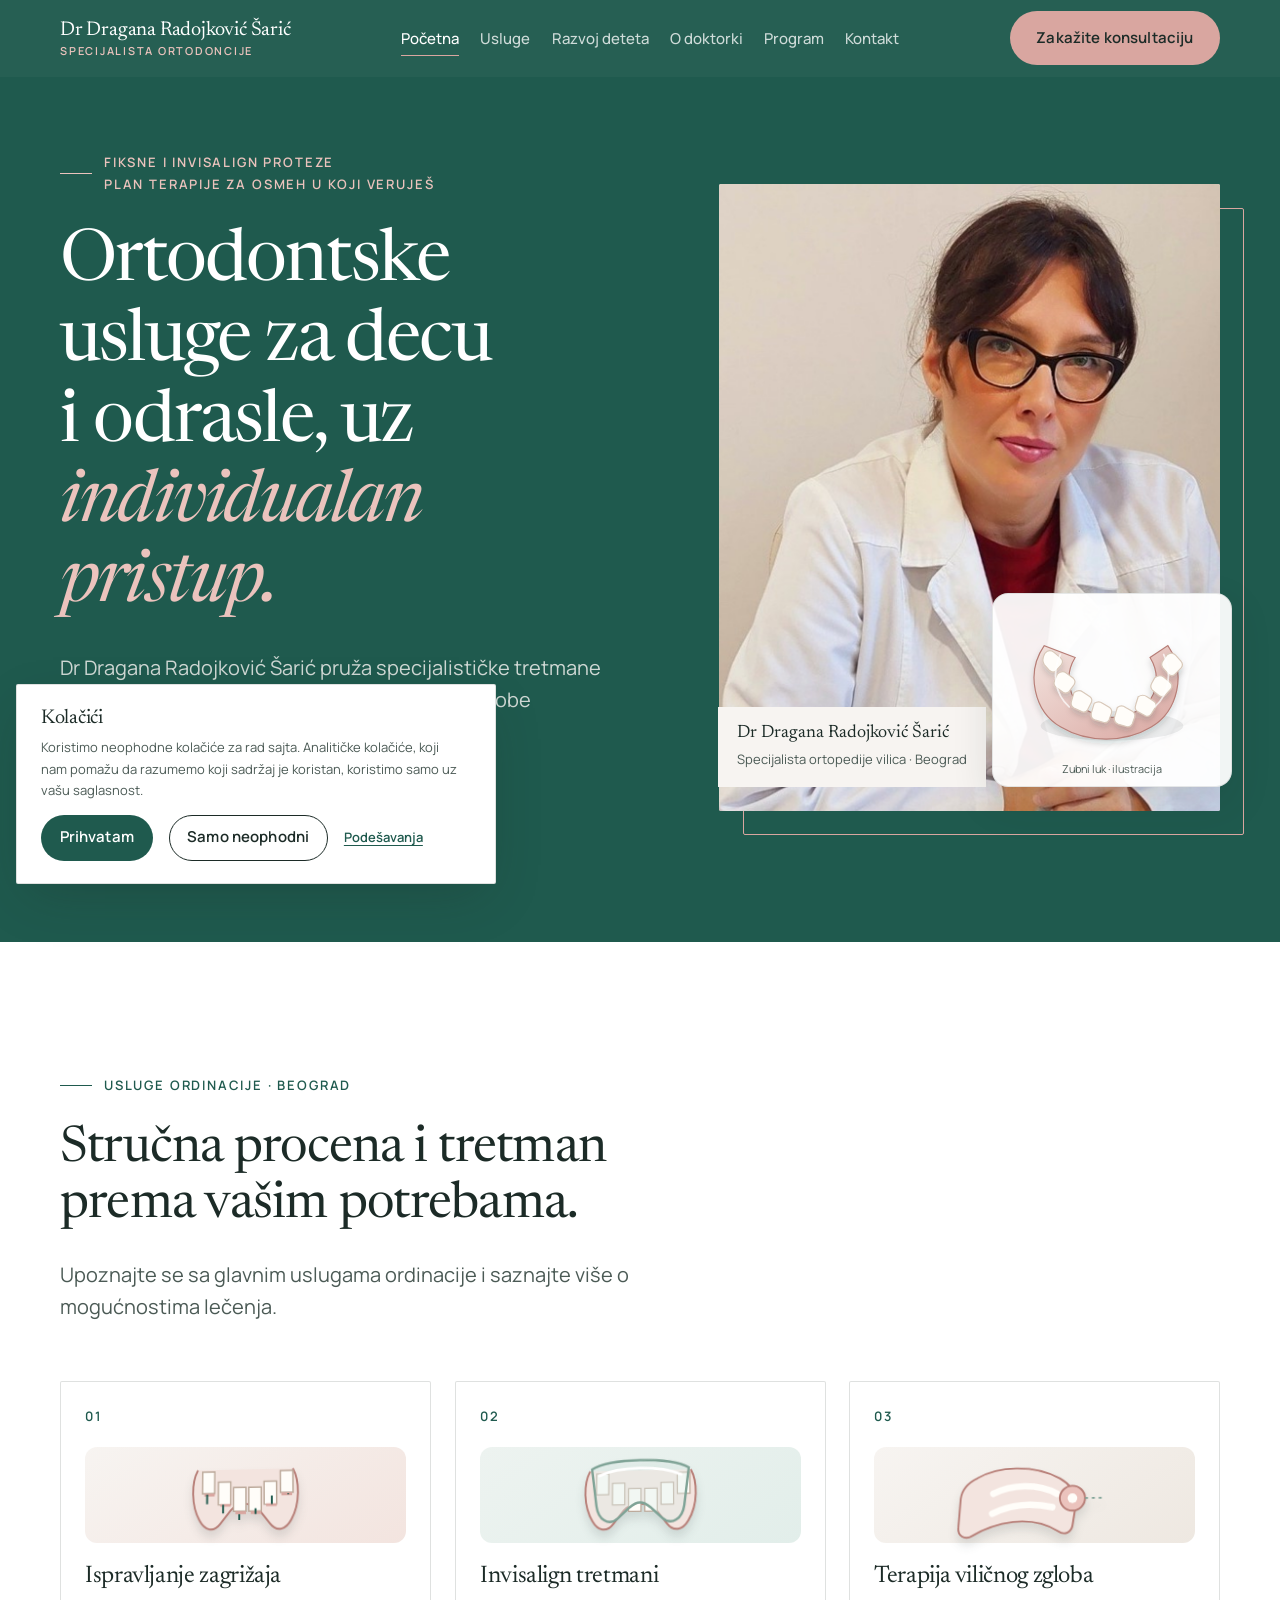
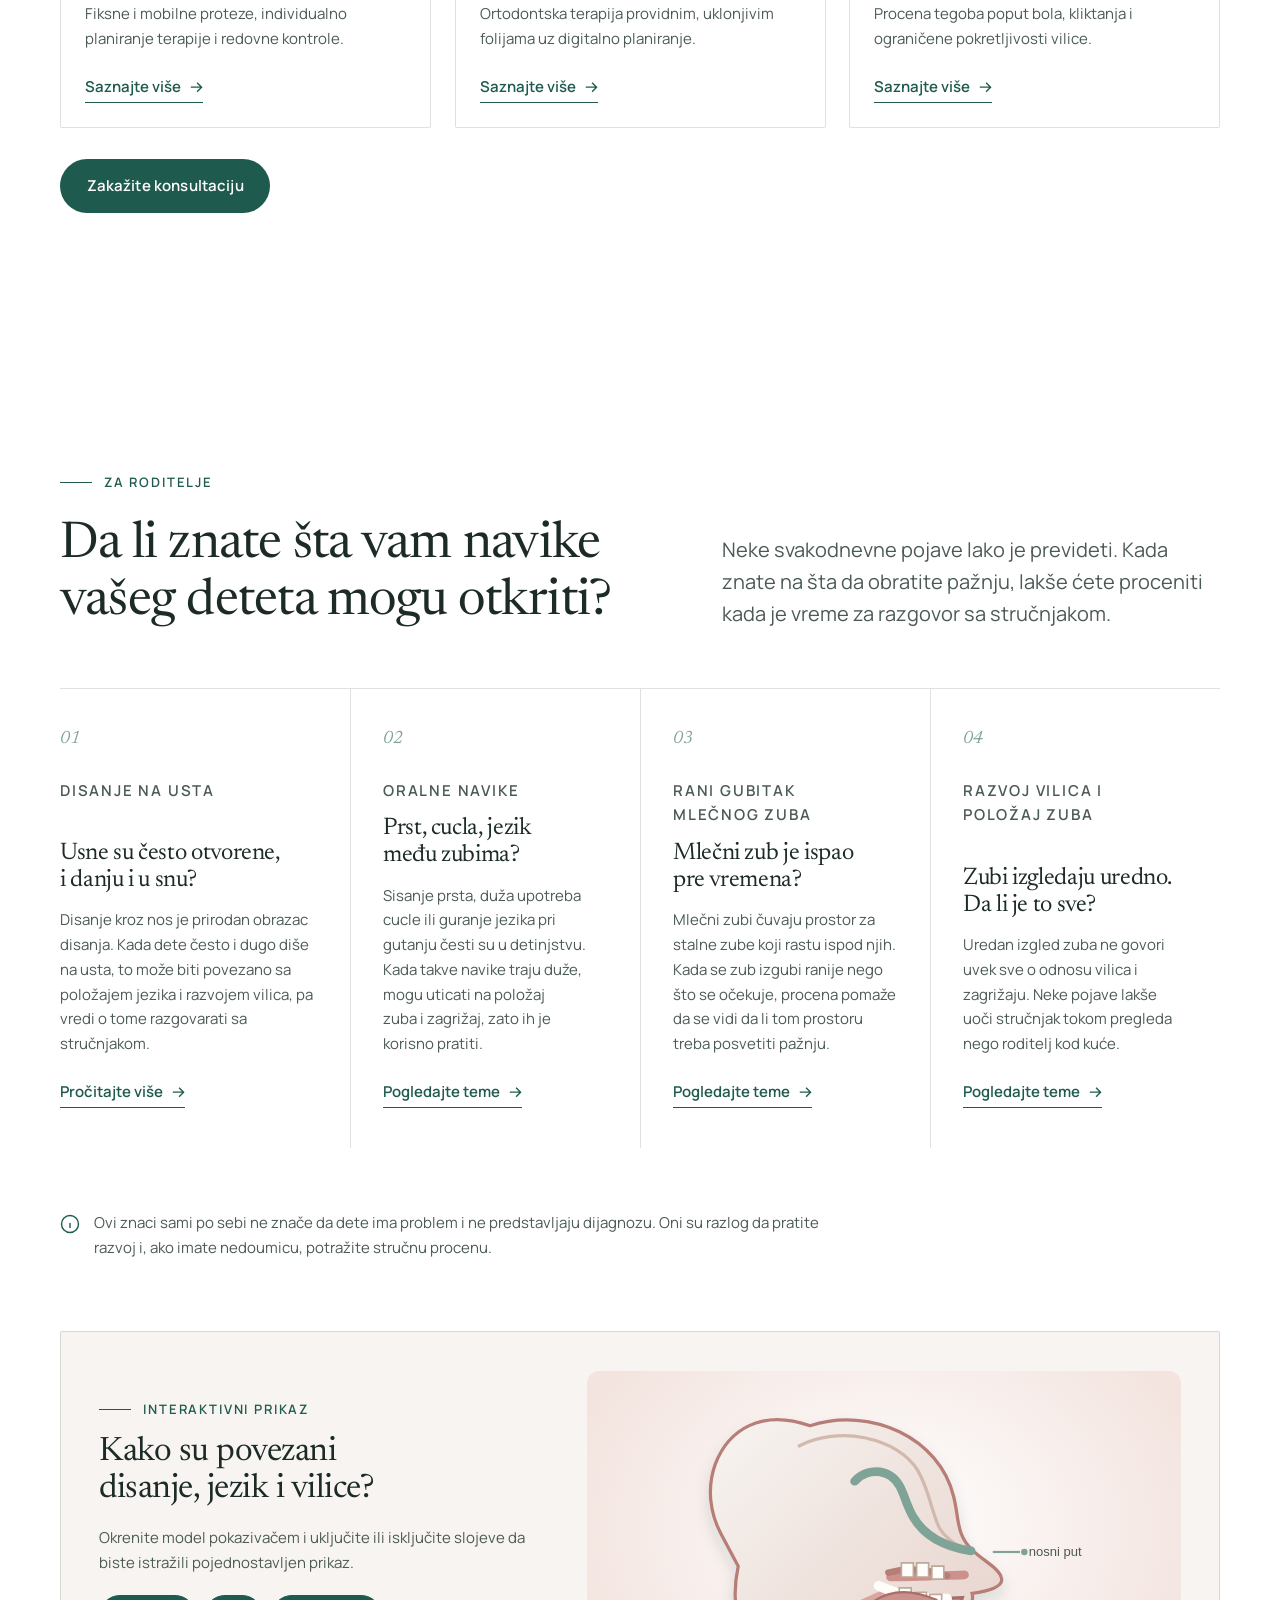
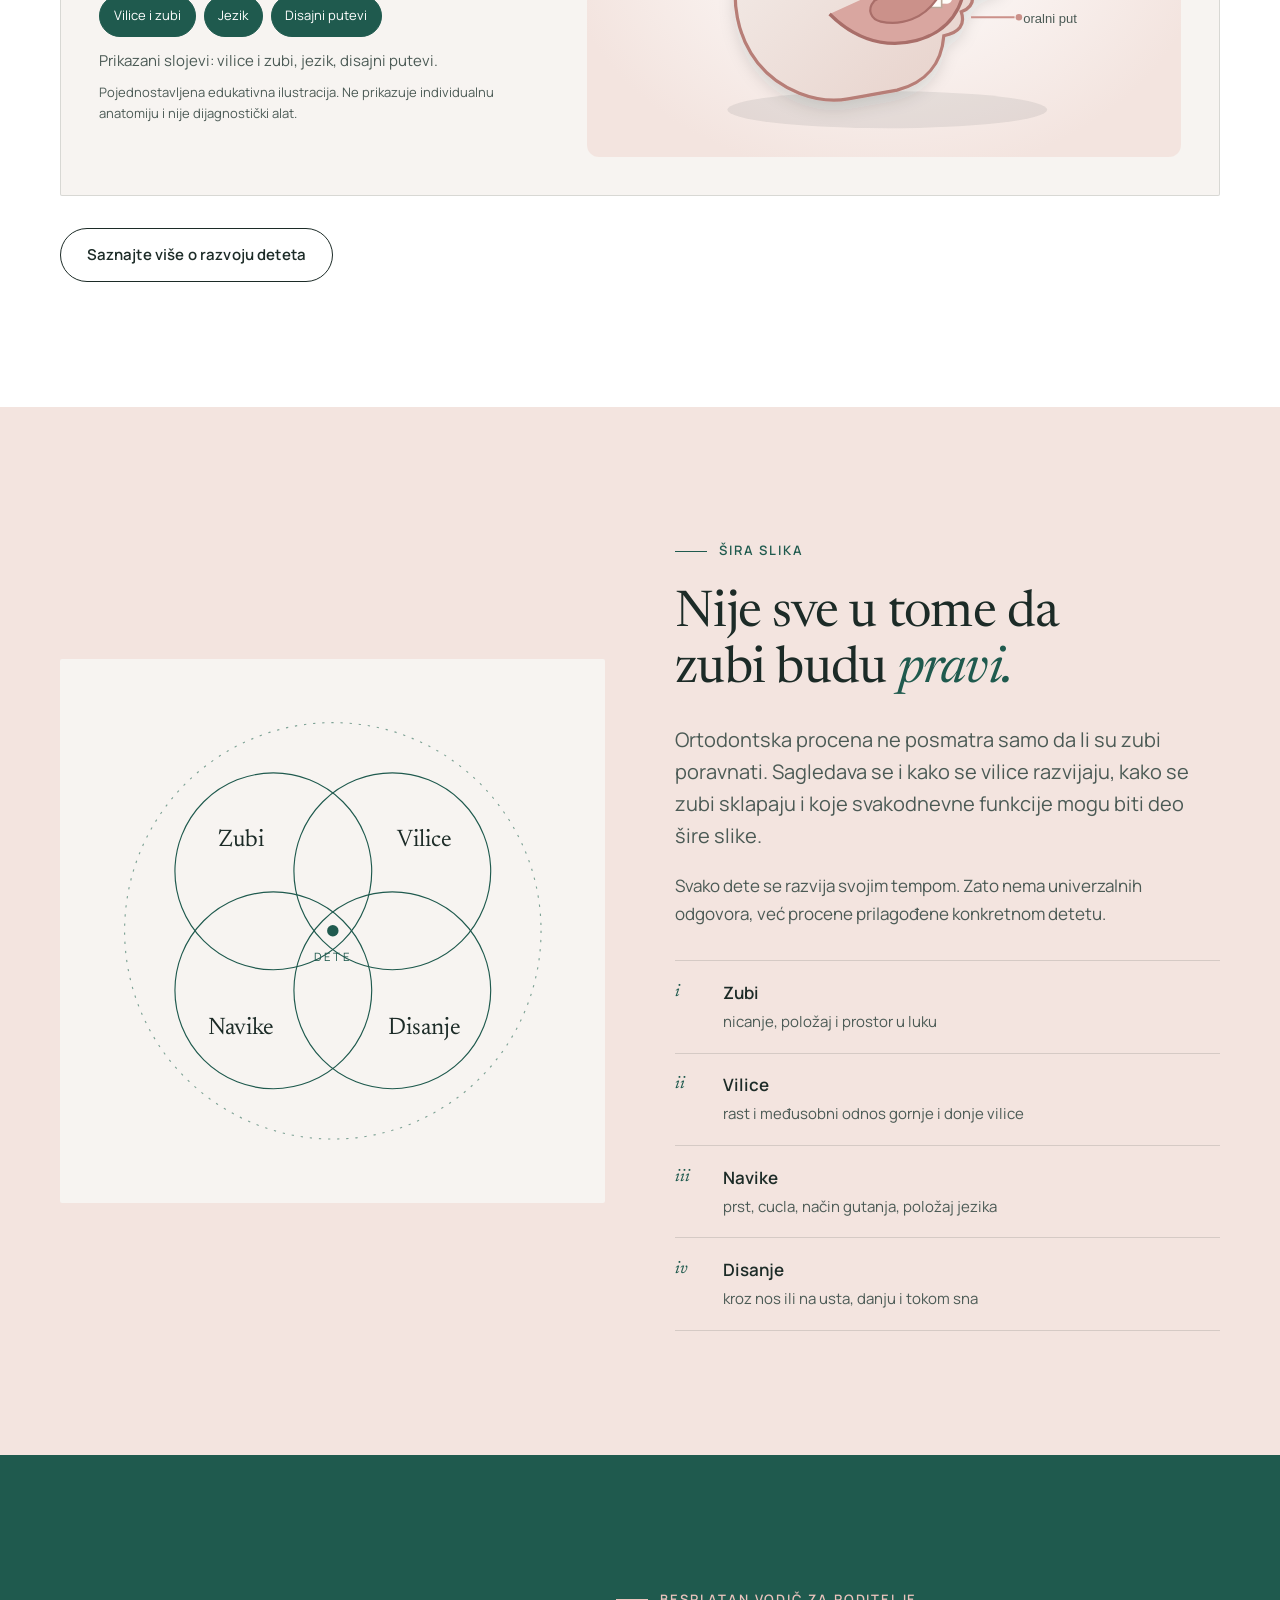
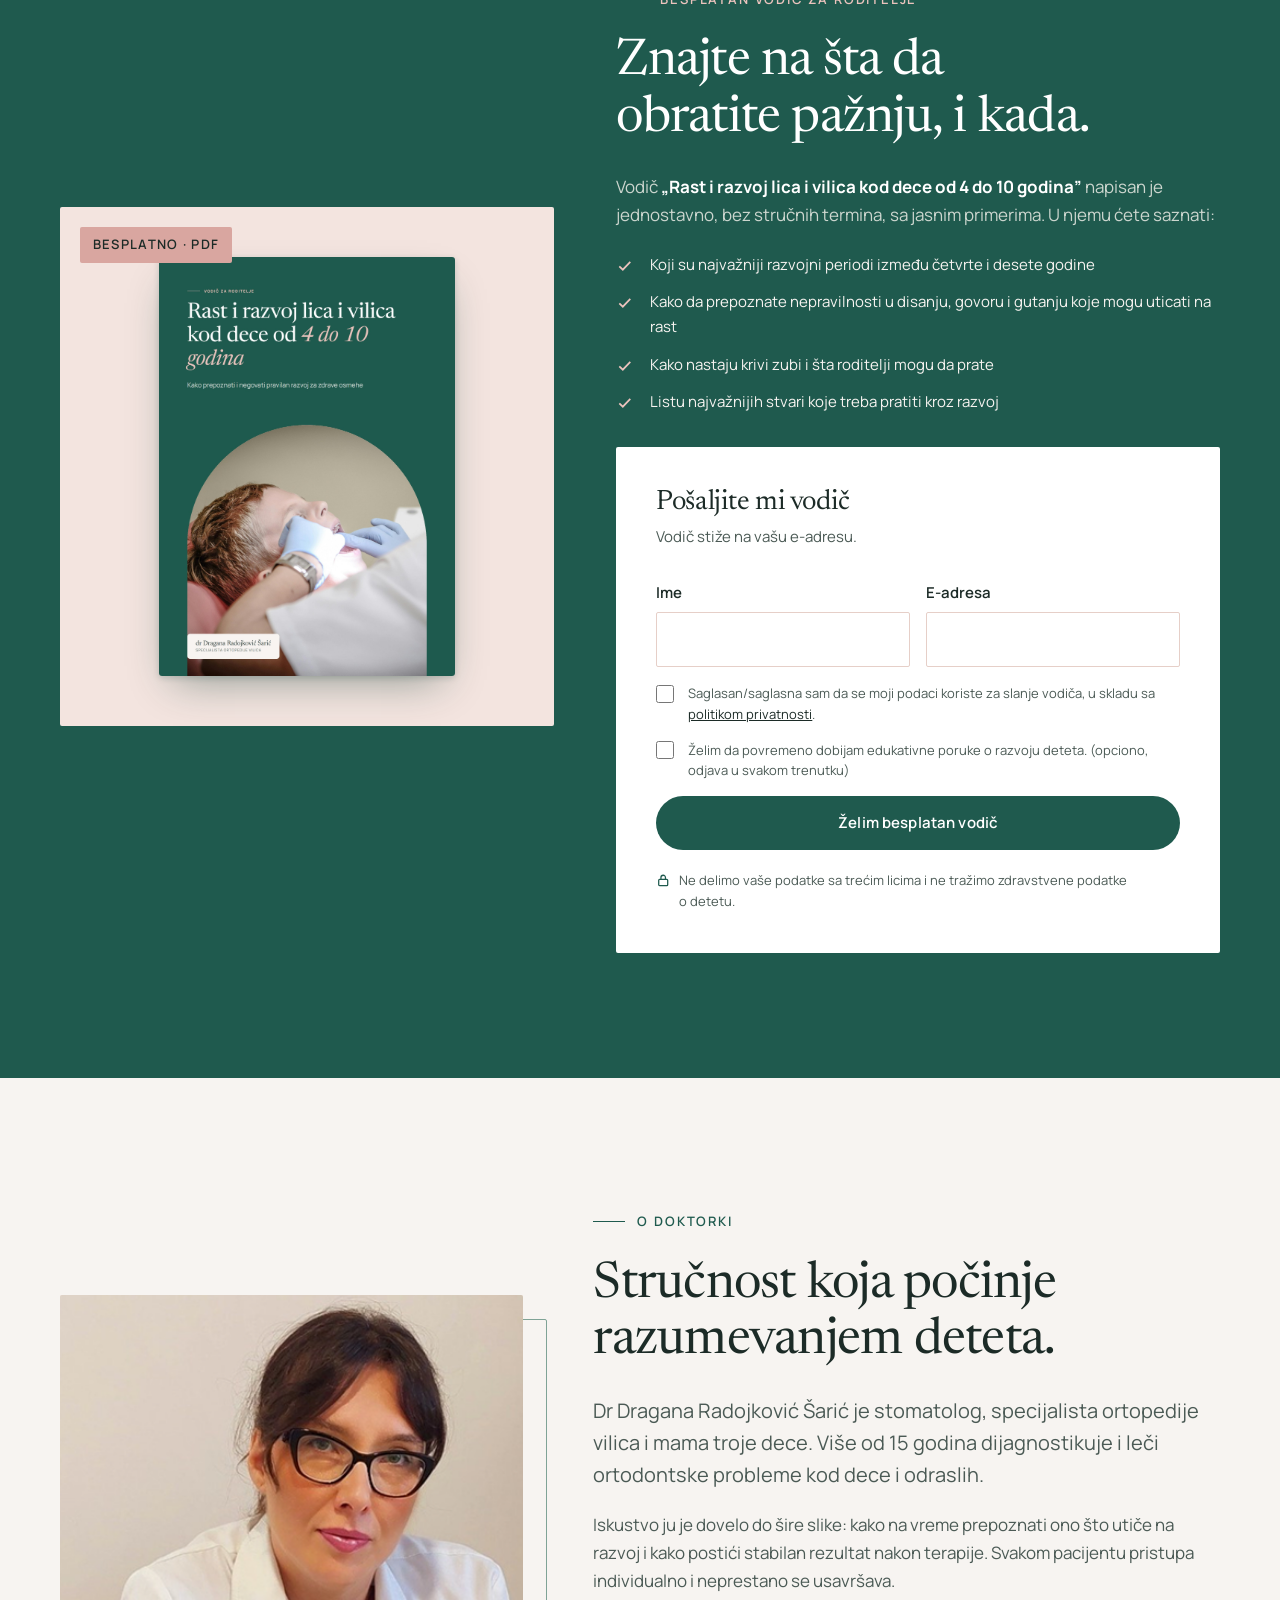
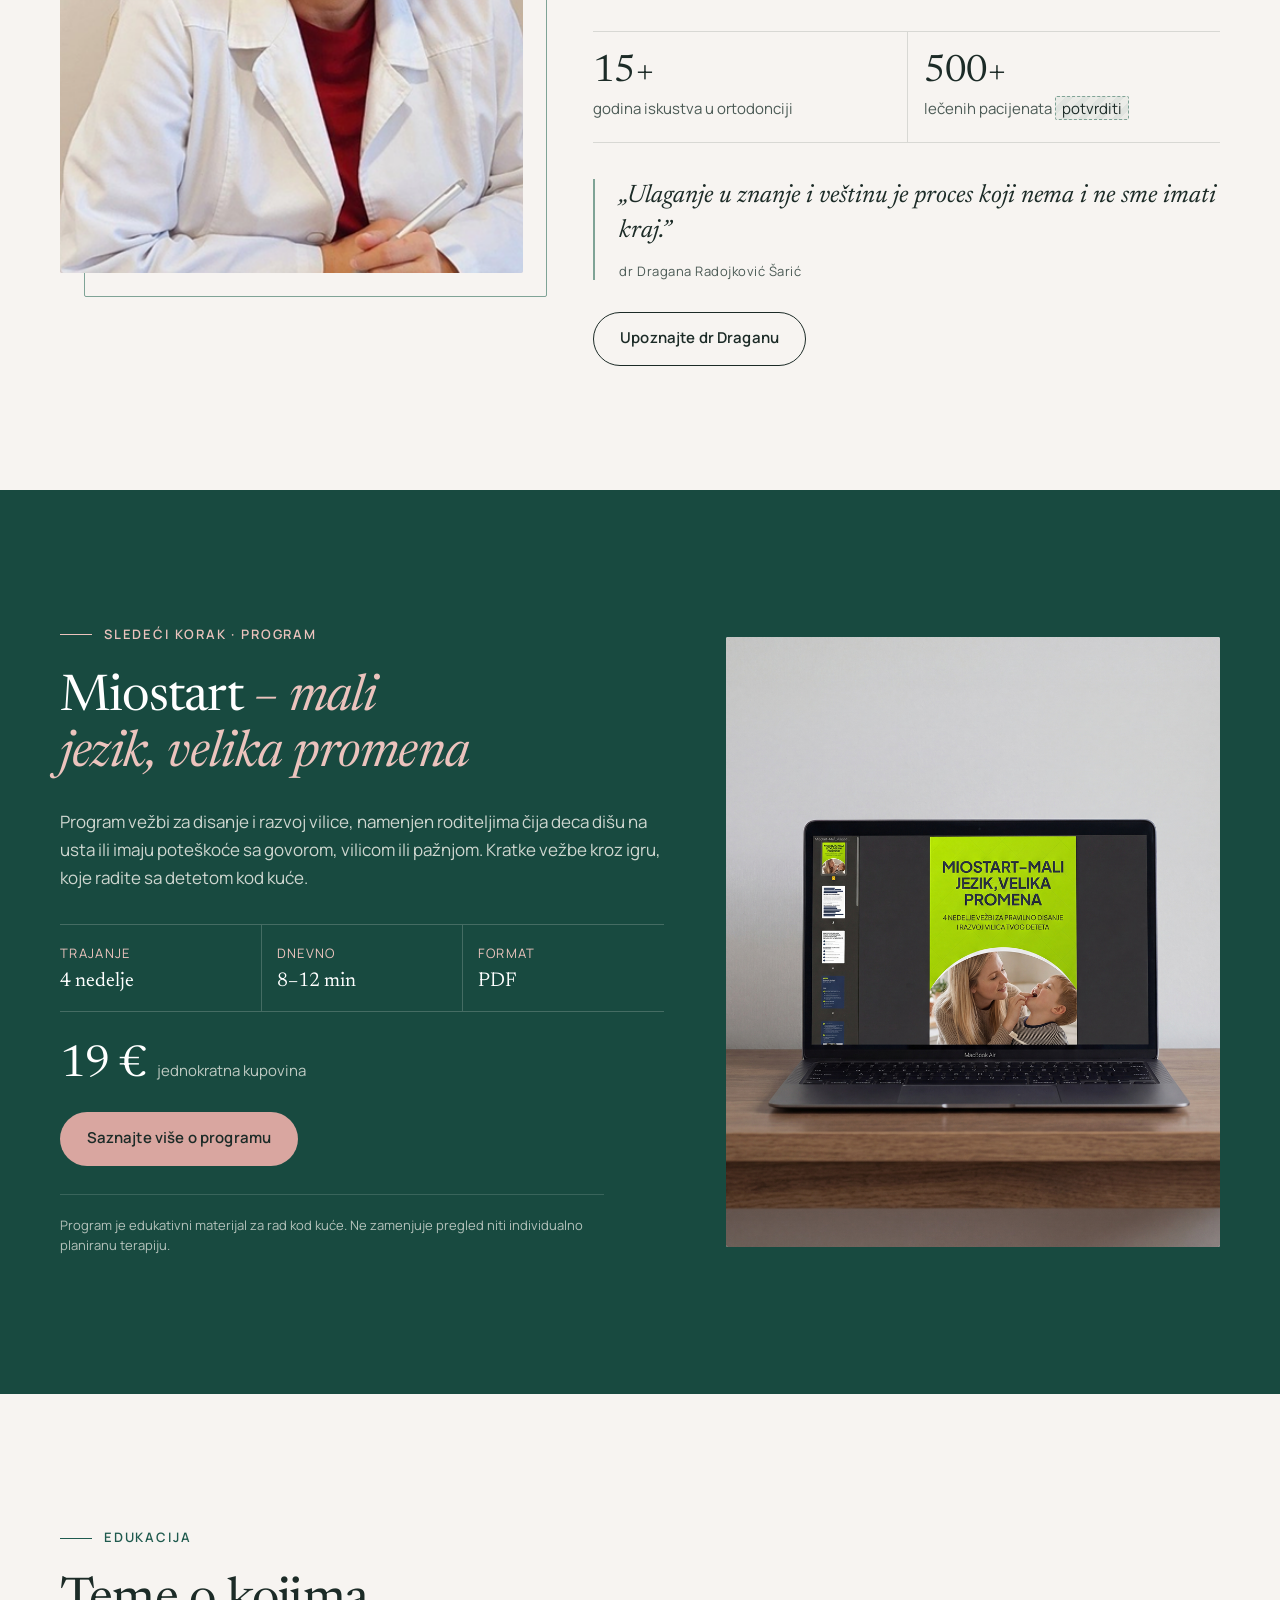
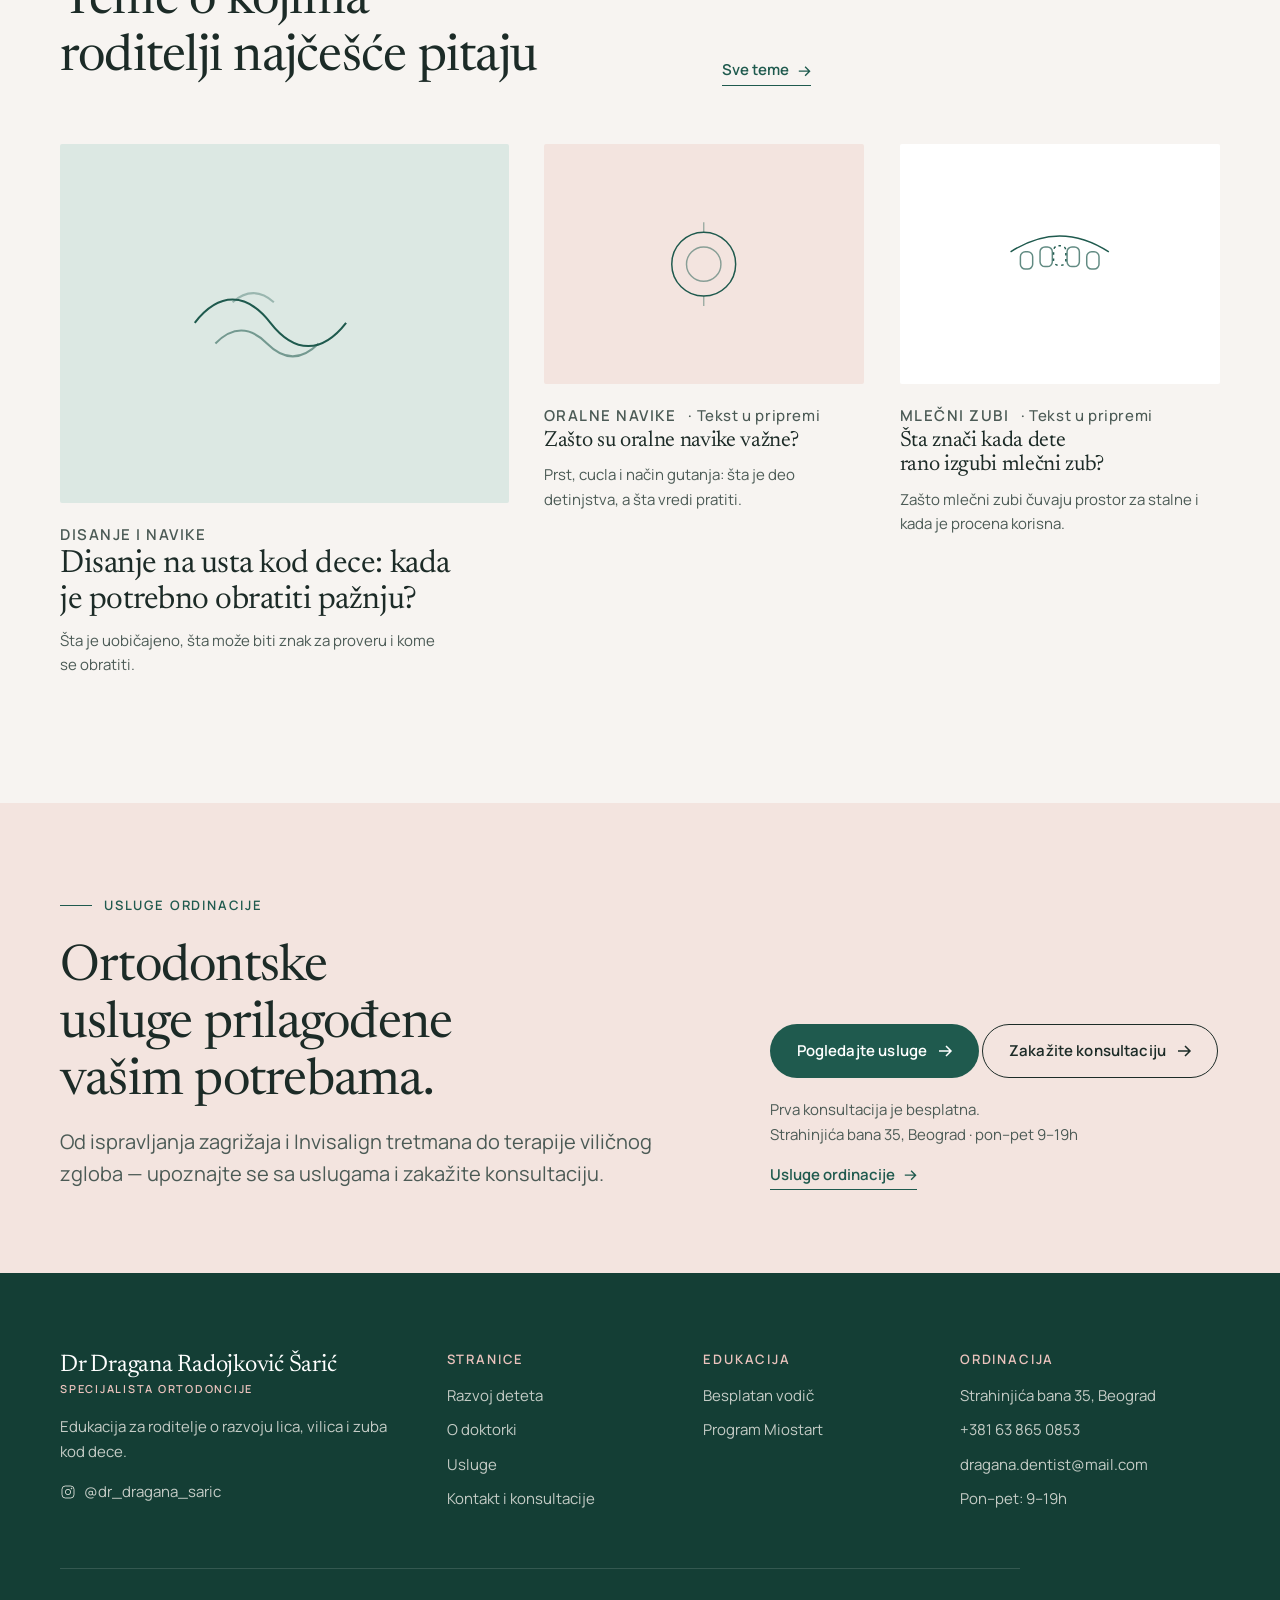
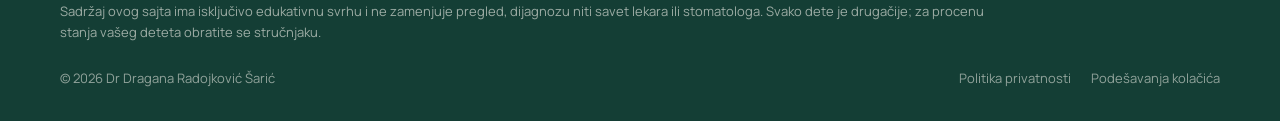
<file: index.html>
<!doctype html>
<html lang="sr-Latn" class="no-js">
<head>
  <meta charset="utf-8">
  <meta name="viewport" content="width=device-width, initial-scale=1">
  <meta name="robots" content="noindex, nofollow"><!-- ukloniti pri objavi na pravom domenu -->
  <title>Dr Dragana Radojković Šarić — razvoj lica, vilica i zuba kod dece</title>
  <meta name="description" content="Specijalista ortodoncije sa više od 15 godina iskustva. Edukacija za roditelje o razvoju lica, vilica i zuba kod dece, besplatan vodič i informacije o konsultaciji.">
  <!-- Zameniti stvarnim domenom pre objavljivanja -->
  <link rel="canonical" href="https://DOMEN.rs/">
  <meta property="og:type" content="website">
  <meta property="og:locale" content="sr_RS">
  <meta property="og:title" content="Dr Dragana Radojković Šarić — razvoj lica i vilica kod dece">
  <meta property="og:description" content="Razumevanje razvoja danas. Bolje odluke za osmeh vašeg deteta sutra.">
  <meta property="og:image" content="assets/img/dr-dragana-portret.png">
  <link rel="preconnect" href="https://fonts.googleapis.com">
  <link rel="preconnect" href="https://fonts.gstatic.com" crossorigin>
  <link href="https://fonts.googleapis.com/css2?family=Manrope:wght@400;500;600;700&family=Newsreader:ital,opsz,wght@0,6..72,300;0,6..72,400;0,6..72,500;1,6..72,300;1,6..72,400&display=swap&subset=latin-ext" rel="stylesheet">
  <link rel="stylesheet" href="css/style.css">
  <script type="application/ld+json">
  {
    "@context": "https://schema.org",
    "@type": "Dentist",
    "name": "Ortodontska ordinacija dr Dragana Radojković Šarić",
    "medicalSpecialty": "Orthodontic",
    "founder": { "@type": "Person", "name": "Dragana Radojković Šarić", "jobTitle": "Specijalista ortopedije vilica (ortodoncije)" },
    "address": { "@type": "PostalAddress", "streetAddress": "Strahinjića bana 35", "addressLocality": "Beograd", "addressCountry": "RS" },
    "telephone": "+381638650853",
    "openingHours": "Mo-Fr 09:00-19:00",
    "sameAs": ["https://www.instagram.com/dr_dragana_saric/", "https://ortodont.rs/"]
  }
  </script>
</head>
<body>
  <a class="skip-link" href="#sadrzaj">Preskoči na sadržaj</a>

  <!-- ================= HEADER ================= -->
  <header class="site-header">
    <div class="container header-inner">
      <a class="brand" href="index.html" aria-label="Dr Dragana Radojković Šarić — početna">
        <span class="brand__name">Dr Dragana Radojković Šarić</span>
        <span class="brand__title">Specijalista ortodoncije</span>
      </a>
      <nav class="nav" aria-label="Glavna navigacija">
        <ul>
          <li><a href="index.html" aria-current="page">Početna</a></li>
          <li><a href="usluge.html">Usluge</a></li>
          <li><a href="razvoj-deteta.html">Razvoj deteta</a></li>
          <li><a href="o-doktorki.html">O doktorki</a></li>
          <li><a href="program.html">Program</a></li>
          <li><a href="kontakt.html">Kontakt</a></li>
        </ul>
      </nav>
      <a class="btn btn--primary header-cta" href="kontakt.html" data-track="consultation_cta_click">Zakažite konsultaciju</a>
      <button class="menu-toggle" aria-expanded="false" aria-controls="mobile-nav">
        <span class="menu-toggle__label">Meni</span><span class="menu-toggle__bars" aria-hidden="true"></span>
      </button>
    </div>
  </header>
  <div class="mobile-nav" id="mobile-nav" hidden>
    <nav aria-label="Mobilna navigacija">
      <ul>
        <li><a href="index.html" aria-current="page">Početna</a></li>
        <li><a href="usluge.html">Usluge</a></li>
        <li><a href="razvoj-deteta.html">Razvoj deteta</a></li>
        <li><a href="o-doktorki.html">O doktorki</a></li>
        <li><a href="vodic.html">Besplatan vodič</a></li>
        <li><a href="program.html">Program</a></li>
        <li><a href="kontakt.html">Kontakt</a></li>
      </ul>
    </nav>
    <a class="btn btn--primary btn--block" href="kontakt.html" data-track="consultation_cta_click">Zakažite konsultaciju</a>
  </div>

  <main id="sadrzaj">

    <!-- ================= HERO ================= -->
    <section class="hero">
      <div class="container hero__grid">
        <div>
          <p class="hero__credibility"><span>Fiksne i Invisalign proteze<br>Plan terapije za osmeh u koji veruješ</span></p>
          <h1>Ortodontske usluge za decu i odrasle, uz <em>individualan pristup.</em></h1>
          <p class="lead">Dr Dragana Radojković Šarić pruža specijalističke tretmane za ispravljanje zagrižaja, Invisalign terapiju i tegobe viličnog zgloba.</p>
          <div class="btn-row">
            <a class="btn btn--primary" href="#usluge">Pogledajte usluge
              <svg viewBox="0 0 16 16" fill="none" stroke="currentColor" stroke-width="1.5" aria-hidden="true"><path d="M2 8h12M9 3l5 5-5 5"/></svg></a>
            <a class="btn btn--ghost" href="kontakt.html" data-track="consultation_cta_click">Zakažite konsultaciju</a>
          </div>
        </div>
        <div class="hero__visual">
          <figure class="portrait">
            <div class="portrait__frame">
              <img src="assets/img/dr-dragana-portret.png" width="1176" height="1336" alt="Dr Dragana Radojković Šarić u belom mantilu, za radnim stolom" fetchpriority="high">
            </div>
            <figcaption class="portrait__caption">
              <strong>Dr Dragana Radojković Šarić</strong>
              <span>Specijalista ortopedije vilica · Beograd</span>
            </figcaption>
          </figure>
          <div class="jaw-float" data-model role="group" tabindex="0" aria-label="Interaktivni ilustrativni model zubnog luka. Pomerajte pokazivač ili koristite strelice na tastaturi da istražite perspektivu.">
            <div class="jaw-float__scene">
              <svg viewBox="0 0 360 260" role="img" aria-labelledby="hero-jaw-title hero-jaw-desc">
                <title id="hero-jaw-title">Ilustracija zubnog luka</title>
                <desc id="hero-jaw-desc">Pojednostavljen prikaz zuba i vilice iz gornje perspektive; nije dijagnostički prikaz.</desc>
                <defs>
                  <linearGradient id="hero-jaw-bone" x1="0" x2="1" y1="0" y2="1"><stop stop-color="#F3E4DF"/><stop offset="1" stop-color="#D9A6A0"/></linearGradient>
                  <filter id="hero-jaw-shadow" x="-30%" y="-30%" width="160%" height="180%"><feDropShadow dx="0" dy="7" stdDeviation="5" flood-color="#1C2B27" flood-opacity=".16"/></filter>
                </defs>
                <ellipse cx="180" cy="205" rx="120" ry="25" fill="#1C2B27" opacity=".08"/>
                <path d="M66 70C34 116 49 181 94 207c45 27 107 27 152 0s60-91 28-137l-30 20c19 31 12 70-18 88-29 17-61 17-90 0-30-18-37-57-18-88L66 70Z" fill="url(#hero-jaw-bone)" stroke="#B77E77" stroke-width="2" filter="url(#hero-jaw-shadow)"/>
                <g fill="#FFFDF9" stroke="#D8C8B9" stroke-width="2" filter="url(#hero-jaw-shadow)">
                  <path d="M67 83q7-8 15-2l12 10q5 5 1 11l-9 10q-5 5-11 0l-9-10q-5-7 1-19Z"/>
                  <path d="M88 118q8-7 15-2l12 9q5 5 1 11l-8 11q-5 5-11 1l-11-8q-6-5-2-12Z"/>
                  <path d="M116 149q8-6 15-1l12 8q5 4 2 10l-6 12q-4 6-10 3l-13-6q-7-4-4-12Z"/>
                  <path d="M150 167q8-5 14 0l12 7q5 4 3 10l-4 11q-3 6-10 4l-14-4q-7-3-6-11Z"/>
                  <path d="M189 174q7-5 14 0l12 7q5 4 3 10l-4 11q-3 6-10 4l-14-4q-7-3-6-11Z"/>
                  <path d="M224 156q8-5 15 0l12 8q5 4 2 10l-7 11q-4 6-10 3l-13-7q-6-4-3-12Z"/>
                  <path d="M252 124q8-6 15-1l11 9q5 5 1 11l-9 10q-5 5-11 1l-11-9q-5-5-1-12Z"/>
                  <path d="M272 86q8-7 15 0l9 10q5 6 0 12l-10 10q-5 5-11 0l-9-10q-5-6 0-13Z"/>
                </g>
                <path d="M93 85c-14 28-10 67 15 88m159-88c14 28 10 67-15 88" fill="none" stroke="#FFFFFF" stroke-width="3" stroke-linecap="round" opacity=".7"/>
              </svg>
            </div>
            <span class="jaw-float__label">Zubni luk · ilustracija</span>
          </div>
        </div>
      </div>
    </section>

    <!-- ================= USLUGE ORDINACIJE ================= -->
    <section class="section section--white" id="usluge" aria-labelledby="usluge-naslov">
      <div class="container">
        <div class="section-head reveal">
          <p class="eyebrow">Usluge ordinacije · Beograd</p>
          <h2 id="usluge-naslov">Stručna procena i tretman prema vašim potrebama.</h2>
          <p class="lead">Upoznajte se sa glavnim uslugama ordinacije i saznajte više o mogućnostima lečenja.</p>
        </div>
        <div class="home-services reveal">
          <article class="home-service" data-tilt>
            <p class="home-service__num">01</p>
            <div class="service-model" aria-hidden="true">
              <svg viewBox="0 0 180 100" fill="none">
                <path d="M40 23c-7 13-7 37 2 53 6 11 15 13 22 4l11-14c8-9 22-9 30 0l11 14c7 9 16 7 22-4 9-16 9-40 2-53" fill="#F3E4DF" stroke="#B77E77" stroke-width="2"/>
                <g fill="#FFFDF9" stroke="#BCA99A" stroke-width="1.5">
                  <path d="M45 25h13v23H45zM62 36h13v24H62zM78 42h13v25H78zM94 42h13v25H94zM110 36h13v24h-13zM127 25h13v23h-13z"/>
                </g>
                <path d="M47 48h11v3H47zm17 11h11v3H64zm16 8h11v3H80zm16 0h11v3H96zm16-8h11v3h-11zm16-11h11v3h-11z" fill="#D9A6A0"/>
                <path d="M50 49v10m17 1v9m17 1v6m17-6v-6m17-4v-9m17-1V49" stroke="#1F5A4E" stroke-width="2"/>
              </svg>
            </div>
            <h3>Ispravljanje zagrižaja</h3>
            <p>Fiksne i mobilne proteze, individualno planiranje terapije i redovne kontrole.</p>
            <a class="link-arrow" href="usluge.html#ispravljanje-zagrizaja">Saznajte više
              <svg viewBox="0 0 16 16" fill="none" stroke="currentColor" stroke-width="1.5" aria-hidden="true"><path d="M2 8h12M9 3l5 5-5 5"/></svg></a>
          </article>
          <article class="home-service" data-tilt>
            <p class="home-service__num">02</p>
            <div class="service-model service-model--aligner" aria-hidden="true">
              <svg viewBox="0 0 180 100" fill="none">
                <path d="M37 24c-7 13-7 37 3 53 6 10 15 12 22 3l11-14c8-9 26-9 34 0l11 14c7 9 16 7 22-3 10-16 10-40 3-53" fill="#F3E4DF" stroke="#B77E77" stroke-width="2"/>
                <g fill="#FFFDF9" stroke="#BCA99A" stroke-width="1.3">
                  <path d="M44 27h13v22H44zM61 37h13v23H61zM78 43h13v24H78zM95 43h13v24H95zM112 37h13v23h-13zM129 27h13v22h-13z"/>
                </g>
                <path d="M39 22c18-12 84-12 102 0l-5 39c-2 14-13 22-23 13l-12-11c-8-7-14-7-22 0L67 74c-10 9-21 1-23-13l-5-39Z" fill="#DDECE7" fill-opacity=".38" stroke="#7FA396" stroke-width="2.5"/>
                <path d="M47 29c21-10 65-10 86 0" stroke="#FFF" stroke-width="3" stroke-linecap="round"/>
              </svg>
            </div>
            <h3>Invisalign tretmani</h3>
            <p>Ortodontska terapija providnim, uklonjivim folijama uz digitalno planiranje.</p>
            <a class="link-arrow" href="usluge.html#invisalign">Saznajte više
              <svg viewBox="0 0 16 16" fill="none" stroke="currentColor" stroke-width="1.5" aria-hidden="true"><path d="M2 8h12M9 3l5 5-5 5"/></svg></a>
          </article>
          <article class="home-service" data-tilt>
            <p class="home-service__num">03</p>
            <div class="service-model service-model--joint" aria-hidden="true">
              <svg viewBox="0 0 180 100" fill="none">
                <path d="M30 31c24-13 61-13 87 2 10 6 16 14 17 24l-4 24c-1 8-8 12-15 7-14-9-29-12-47-10-17 2-31 7-43 14-8 5-16 0-15-9l2-30c1-10 7-17 18-22Z" fill="#F3E4DF" stroke="#B77E77" stroke-width="2"/>
                <path d="M47 48c20-10 48-10 67 1m-68 20c19-9 42-11 63-6" stroke="#FFFDF9" stroke-width="7" stroke-linecap="round"/>
                <circle cx="130" cy="54" r="13" fill="#EBC3BD" stroke="#B77E77" stroke-width="2"/>
                <circle cx="130" cy="54" r="5" fill="#FFFDF9"/>
                <path d="M143 54h18" stroke="#7FA396" stroke-width="2" stroke-dasharray="3 4"/>
              </svg>
            </div>
            <h3>Terapija viličnog zgloba</h3>
            <p>Procena tegoba poput bola, kliktanja i ograničene pokretljivosti vilice.</p>
            <a class="link-arrow" href="usluge.html#vilicni-zglob">Saznajte više
              <svg viewBox="0 0 16 16" fill="none" stroke="currentColor" stroke-width="1.5" aria-hidden="true"><path d="M2 8h12M9 3l5 5-5 5"/></svg></a>
          </article>
        </div>
        <div class="mt-2">
          <a class="btn btn--primary" href="kontakt.html" data-track="consultation_cta_click">Zakažite konsultaciju</a>
        </div>
      </div>
    </section>

    <!-- ================= SVESNOST RODITELJA ================= -->
    <section class="section section--white" aria-labelledby="navike-naslov">
      <div class="container">
        <div class="section-head section-head--split reveal">
          <div>
            <p class="eyebrow">Za roditelje</p>
            <h2 id="navike-naslov" class="mb-0">Da li znate šta vam navike vašeg deteta mogu otkriti?</h2>
          </div>
          <p class="lead mb-0">Neke svakodnevne pojave lako je prevideti. Kada znate na šta da obratite pažnju, lakše ćete proceniti kada je vreme za razgovor sa stručnjakom.</p>
        </div>

        <div class="topics reveal">
          <article class="topic" data-tilt>
            <span class="topic__num">01</span>
            <p class="topic__label">Disanje na usta</p>
            <h3>Usne su često otvorene, i danju i u snu?</h3>
            <p>Disanje kroz nos je prirodan obrazac disanja. Kada dete često i dugo diše na usta, to može biti povezano sa položajem jezika i razvojem vilica, pa vredi o tome razgovarati sa stručnjakom.</p>
            <a class="link-arrow" href="clanak-disanje-na-usta.html">Pročitajte više
              <svg viewBox="0 0 16 16" fill="none" stroke="currentColor" stroke-width="1.5" aria-hidden="true"><path d="M2 8h12M9 3l5 5-5 5"/></svg></a>
          </article>
          <article class="topic" data-tilt>
            <span class="topic__num">02</span>
            <p class="topic__label">Oralne navike</p>
            <h3>Prst, cucla, jezik među zubima?</h3>
            <p>Sisanje prsta, duža upotreba cucle ili guranje jezika pri gutanju česti su u detinjstvu. Kada takve navike traju duže, mogu uticati na položaj zuba i zagrižaj, zato ih je korisno pratiti.</p>
            <a class="link-arrow" href="razvoj-deteta.html#disanje-navike">Pogledajte teme
              <svg viewBox="0 0 16 16" fill="none" stroke="currentColor" stroke-width="1.5" aria-hidden="true"><path d="M2 8h12M9 3l5 5-5 5"/></svg></a>
          </article>
          <article class="topic" data-tilt>
            <span class="topic__num">03</span>
            <p class="topic__label">Rani gubitak mlečnog zuba</p>
            <h3>Mlečni zub je ispao pre vremena?</h3>
            <p>Mlečni zubi čuvaju prostor za stalne zube koji rastu ispod njih. Kada se zub izgubi ranije nego što se očekuje, procena pomaže da se vidi da li tom prostoru treba posvetiti pažnju.</p>
            <a class="link-arrow" href="razvoj-deteta.html#mlecni-zubi">Pogledajte teme
              <svg viewBox="0 0 16 16" fill="none" stroke="currentColor" stroke-width="1.5" aria-hidden="true"><path d="M2 8h12M9 3l5 5-5 5"/></svg></a>
          </article>
          <article class="topic" data-tilt>
            <span class="topic__num">04</span>
            <p class="topic__label">Razvoj vilica i položaj zuba</p>
            <h3>Zubi izgledaju uredno. Da li je to sve?</h3>
            <p>Uredan izgled zuba ne govori uvek sve o odnosu vilica i zagrižaju. Neke pojave lakše uoči stručnjak tokom pregleda nego roditelj kod kuće.</p>
            <a class="link-arrow" href="razvoj-deteta.html#razvoj-vilica">Pogledajte teme
              <svg viewBox="0 0 16 16" fill="none" stroke="currentColor" stroke-width="1.5" aria-hidden="true"><path d="M2 8h12M9 3l5 5-5 5"/></svg></a>
          </article>
        </div>

        <p class="disclaimer-inline">
          <svg viewBox="0 0 20 20" fill="none" stroke="currentColor" stroke-width="1.4" aria-hidden="true"><circle cx="10" cy="10" r="8.5"/><path d="M10 9v5M10 6.2v.1"/></svg>
          <span>Ovi znaci sami po sebi ne znače da dete ima problem i ne predstavljaju dijagnozu. Oni su razlog da pratite razvoj i, ako imate nedoumicu, potražite stručnu procenu.</span>
        </p>
        <div class="anatomy-explorer reveal" data-anatomy>
          <div class="anatomy-explorer__copy">
            <p class="eyebrow">Interaktivni prikaz</p>
            <h3>Kako su povezani disanje, jezik i vilice?</h3>
            <p>Okrenite model pokazivačem i uključite ili isključite slojeve da biste istražili pojednostavljen prikaz.</p>
            <div class="anatomy-controls" role="group" aria-label="Prikaži ili sakrij delove ilustracije">
              <button type="button" class="anatomy-toggle" data-anatomy-toggle="jaws" aria-pressed="true">Vilice i zubi</button>
              <button type="button" class="anatomy-toggle" data-anatomy-toggle="tongue" aria-pressed="true">Jezik</button>
              <button type="button" class="anatomy-toggle" data-anatomy-toggle="breathing" aria-pressed="true">Disajni putevi</button>
            </div>
            <p class="anatomy-explorer__status" data-anatomy-status aria-live="polite">Prikazani su svi slojevi modela.</p>
            <p class="anatomy-explorer__note">Pojednostavljena edukativna ilustracija. Ne prikazuje individualnu anatomiju i nije dijagnostički alat.</p>
          </div>
          <div class="anatomy-stage" data-model role="group" tabindex="0" aria-label="Interaktivna edukativna ilustracija glave iz profila; pomerajte pokazivač ili koristite strelice na tastaturi da istražite perspektivu.">
            <div class="anatomy-stage__scene">
              <svg viewBox="0 0 500 340" role="img" aria-labelledby="anatomy-title anatomy-desc">
                <title id="anatomy-title">Povezani prikaz nosa, usne duplje, jezika i vilica</title>
                <desc id="anatomy-desc">Pojednostavljena ilustracija glave iz profila. Kontrolama se mogu uključiti ili isključiti vilice i zubi, jezik i putanje disanja.</desc>
                <defs>
                  <linearGradient id="anatomy-skin" x1="0" x2="1" y1="0" y2="1"><stop stop-color="#F7F4F1"/><stop offset="1" stop-color="#E6CFC8"/></linearGradient>
                  <filter id="anatomy-shadow" x="-20%" y="-20%" width="150%" height="160%"><feDropShadow dx="0" dy="8" stdDeviation="7" flood-color="#1C2B27" flood-opacity=".12"/></filter>
                </defs>
                <ellipse cx="253" cy="304" rx="147" ry="17" fill="#1C2B27" opacity=".08"/>
                <path d="M182 43c56-18 119 11 132 65 5 19 2 35 17 49 10 10 25 17 27 26 2 8-12 12-27 14 2 9-2 14-10 17 4 12-2 19-16 22-2 25-16 43-43 50l-45 8c-29 5-63-8-83-33-19-24-25-57-18-89l-16-30c-10-19-13-42-5-64 12-31 42-51 87-35Z" fill="url(#anatomy-skin)" stroke="#B77E77" stroke-width="3" filter="url(#anatomy-shadow)"/>
                <path d="M171 62c37-20 92-8 110 22 10 17 12 35 19 51 3 7 12 15 25 23" fill="none" stroke="#D2B9AE" stroke-width="3"/>
                <g data-anatomy-part="breathing" fill="none" stroke-width="8" stroke-linecap="round" stroke-linejoin="round">
                  <path d="M330 158c-25-4-43-14-53-31-9-15-9-30-21-38-11-7-25-4-33 5" stroke="#7FA396"/>
                  <path d="M324 180c-28 1-50 2-68 2" stroke="#CB918A"/>
                </g>
                <g data-anatomy-part="jaws">
                  <path d="M255 191c26 7 44 12 67 10-8 26-30 41-62 42-24 0-44-11-60-27" fill="#D9A6A0" stroke="#A96E69" stroke-width="3"/>
                  <path d="M245 190c18 8 39 12 63 12" stroke="#FFFDF9" stroke-width="9" stroke-linecap="round"/>
                  <g fill="#FFFDF9" stroke="#BCA99A" stroke-width="1.5">
                    <path d="M264 192h11v14h-11zM278 196h11v13h-11zM292 198h11v12h-11z"/>
                  </g>
                  <path d="M254 178c18-5 37-3 54 3" fill="none" stroke="#B77E77" stroke-width="6" stroke-linecap="round"/>
                  <g fill="#FFFDF9" stroke="#BCA99A" stroke-width="1.5">
                    <path d="M266 169h11v13h-11zM280 169h11v13h-11zM294 172h11v12h-11z"/>
                  </g>
                </g>
                <path data-anatomy-part="tongue" d="M241 204c18-12 39-9 57-1-12 17-31 24-51 20-9-2-13-11-6-19Z" fill="#CB918A" stroke="#A96E69" stroke-width="2"/>
                <g data-anatomy-part="breathing">
                  <path d="M350 159h25" stroke="#7FA396" stroke-width="2"/>
                  <circle cx="379" cy="159" r="3" fill="#7FA396"/>
                  <path d="M330 219h40" stroke="#CB918A" stroke-width="2"/>
                  <circle cx="374" cy="219" r="3" fill="#CB918A"/>
                  <text x="383" y="163" fill="#4B5A55" font-family="sans-serif" font-size="12">nosni put</text>
                  <text x="378" y="224" fill="#4B5A55" font-family="sans-serif" font-size="12">oralni put</text>
                </g>
              </svg>
            </div>
          </div>
        </div>
        <div class="mt-2">
          <a class="btn btn--ghost" href="razvoj-deteta.html">Saznajte više o razvoju deteta</a>
        </div>
      </div>
    </section>

    <!-- ================= FILOZOFIJA ================= -->
    <section class="section section--beige" aria-labelledby="filozofija-naslov">
      <div class="container philosophy">
        <div class="philosophy__visual reveal" aria-hidden="true">
          <svg viewBox="0 0 400 400" fill="none">
            <circle cx="200" cy="200" r="182" stroke="#7FA396" stroke-dasharray="2 6"/>
            <circle cx="148" cy="148" r="86" stroke="#1F5A4E"/>
            <circle cx="252" cy="148" r="86" stroke="#1F5A4E"/>
            <circle cx="148" cy="252" r="86" stroke="#1F5A4E"/>
            <circle cx="252" cy="252" r="86" stroke="#1F5A4E"/>
            <circle cx="200" cy="200" r="5" fill="#1F5A4E"/>
            <g font-family="Newsreader, Georgia, serif" font-size="21" fill="#1C2B27" text-anchor="middle">
              <text x="120" y="126">Zubi</text>
              <text x="280" y="126">Vilice</text>
              <text x="120" y="290">Navike</text>
              <text x="280" y="290">Disanje</text>
            </g>
            <g font-family="Manrope, sans-serif" font-size="10" letter-spacing="2" fill="#1F5A4E" text-anchor="middle">
              <text x="200" y="226">DETE</text>
            </g>
          </svg>
        </div>
        <div class="reveal">
          <p class="eyebrow">Šira slika</p>
          <h2 id="filozofija-naslov">Nije sve u tome da zubi budu <em>pravi.</em></h2>
          <p class="lead">Ortodontska procena ne posmatra samo da li su zubi poravnati. Sagledava se i kako se vilice razvijaju, kako se zubi sklapaju i koje svakodnevne funkcije mogu biti deo šire slike.</p>
          <p class="muted">Svako dete se razvija svojim tempom. Zato nema univerzalnih odgovora, već procene prilagođene konkretnom detetu.</p>
          <ul class="pillars">
            <li><b>i</b><div><strong>Zubi</strong><span>nicanje, položaj i prostor u luku</span></div></li>
            <li><b>ii</b><div><strong>Vilice</strong><span>rast i međusobni odnos gornje i donje vilice</span></div></li>
            <li><b>iii</b><div><strong>Navike</strong><span>prst, cucla, način gutanja, položaj jezika</span></div></li>
            <li><b>iv</b><div><strong>Disanje</strong><span>kroz nos ili na usta, danju i tokom sna</span></div></li>
          </ul>
        </div>
      </div>
    </section>

    <!-- ================= BESPLATAN VODIČ ================= -->
    <section class="section section--ink" id="vodic" aria-labelledby="vodic-naslov">
      <div class="container guide">
        <figure class="guide__cover reveal">
          <div class="guide__cover-bg">
            <img src="assets/img/vodic-naslovna.jpg" width="1588" height="2246" loading="lazy" alt="Korica vodiča „Rast i razvoj lica i vilica kod dece od 4 do 10 godina”">
          </div>
          <span class="guide__tag">Besplatno · PDF</span>
        </figure>

        <div class="reveal" data-form-wrap>
          <div data-hide-on-success>
            <p class="eyebrow">Besplatan vodič za roditelje</p>
            <h2 id="vodic-naslov">Znajte na šta da obratite pažnju, i kada.</h2>
            <p style="color:rgba(247,245,239,.8)">Vodič <strong style="color:#fff">„Rast i razvoj lica i vilica kod dece od 4 do 10 godina”</strong> napisan je jednostavno, bez stručnih termina, sa jasnim primerima. U njemu ćete saznati:</p>
            <ul class="checklist">
              <li><svg viewBox="0 0 16 16" fill="none" stroke="currentColor" stroke-width="1.6" aria-hidden="true"><path d="M3 8.5l3.2 3L13 4.5"/></svg>Koji su najvažniji razvojni periodi između četvrte i desete godine</li>
              <li><svg viewBox="0 0 16 16" fill="none" stroke="currentColor" stroke-width="1.6" aria-hidden="true"><path d="M3 8.5l3.2 3L13 4.5"/></svg>Kako da prepoznate nepravilnosti u disanju, govoru i gutanju koje mogu uticati na rast</li>
              <li><svg viewBox="0 0 16 16" fill="none" stroke="currentColor" stroke-width="1.6" aria-hidden="true"><path d="M3 8.5l3.2 3L13 4.5"/></svg>Kako nastaju krivi zubi i šta roditelji mogu da prate</li>
              <li><svg viewBox="0 0 16 16" fill="none" stroke="currentColor" stroke-width="1.6" aria-hidden="true"><path d="M3 8.5l3.2 3L13 4.5"/></svg>Listu najvažnijih stvari koje treba pratiti kroz razvoj</li>
            </ul>
          </div>

          <div class="form-card">
            <form class="form" data-form="guide" novalidate>
              <div data-hide-on-success>
                <h3>Pošaljite mi vodič</h3>
                <p class="small muted">Vodič stiže na vašu e-adresu.</p>
              </div>
              <div class="form__row form__row--2">
                <div class="field">
                  <label for="h-ime">Ime</label>
                  <input id="h-ime" name="ime" type="text" autocomplete="given-name" required>
                  <span class="field__error">Unesite ime.</span>
                </div>
                <div class="field">
                  <label for="h-email">E-adresa</label>
                  <input id="h-email" name="email" type="email" autocomplete="email" inputmode="email" required>
                  <span class="field__error">Unesite ispravnu e-adresu.</span>
                </div>
              </div>
              <label class="consent">
                <input type="checkbox" name="saglasnost" required>
                <span>Saglasan/saglasna sam da se moji podaci koriste za slanje vodiča, u skladu sa <a href="politika-privatnosti.html">politikom privatnosti</a>.</span>
              </label>
              <label class="consent">
                <input type="checkbox" name="edukativne_poruke" value="da">
                <span>Želim da povremeno dobijam edukativne poruke o razvoju deteta. <span class="opt">(opciono, odjava u svakom trenutku)</span></span>
              </label>
              <div class="form-status" role="alert" aria-live="polite"></div>
              <button class="btn btn--primary btn--block" type="submit" data-track="guide_form_submit">Želim besplatan vodič</button>
              <p class="privacy"><svg viewBox="0 0 16 16" fill="none" stroke="currentColor" stroke-width="1.4" aria-hidden="true"><rect x="3" y="7" width="10" height="7" rx="1"/><path d="M5.5 7V5a2.5 2.5 0 015 0v2"/></svg>Ne delimo vaše podatke sa trećim licima i ne tražimo zdravstvene podatke o detetu.</p>
            </form>
            <div class="form-success" hidden>
              <div class="form-success__icon"><svg viewBox="0 0 16 16" fill="none" stroke="currentColor" stroke-width="1.6" aria-hidden="true"><path d="M3 8.5l3.2 3L13 4.5"/></svg></div>
              <h3>Hvala! Vodič je na putu.</h3>
              <p class="muted small">Proverite svoju e-poštu za nekoliko minuta. Ako poruku ne vidite, pogledajte i folder „Promocije” ili „Neželjena pošta”.</p>
              <a class="link-arrow" href="razvoj-deteta.html">Dok čekate, pročitajte nešto o razvoju deteta
                <svg viewBox="0 0 16 16" fill="none" stroke="currentColor" stroke-width="1.5" aria-hidden="true"><path d="M2 8h12M9 3l5 5-5 5"/></svg></a>
            </div>
          </div>
        </div>
      </div>
    </section>

    <!-- ================= O DOKTORKI ================= -->
    <section class="section" aria-labelledby="doktorka-naslov">
      <div class="container about">
        <figure class="portrait reveal">
          <div class="portrait__frame">
            <img src="assets/img/dr-dragana-portret-mali.png" width="484" height="550" loading="lazy" alt="Portret dr Dragane Radojković Šarić">
          </div>
        </figure>
        <div class="reveal">
          <p class="eyebrow">O doktorki</p>
          <h2 id="doktorka-naslov">Stručnost koja počinje razumevanjem deteta.</h2>
          <p class="lead">Dr Dragana Radojković Šarić je stomatolog, specijalista ortopedije vilica i mama troje dece. Više od 15 godina dijagnostikuje i leči ortodontske probleme kod dece i odraslih.</p>
          <p class="muted">Iskustvo ju je dovelo do šire slike: kako na vreme prepoznati ono što utiče na razvoj i kako postići stabilan rezultat nakon terapije. Svakom pacijentu pristupa individualno i neprestano se usavršava.</p>
          <dl class="facts">
            <div class="fact"><dt class="sr-only">Iskustvo</dt><dd class="mb-0" style="margin:0"><span class="fact__value">15+</span><span class="fact__label">godina iskustva u ortodonciji</span></dd></div>
            <div class="fact"><dt class="sr-only">Pacijenti</dt><dd style="margin:0"><span class="fact__value">500+</span><span class="fact__label">lečenih pacijenata <mark class="ph" title="Potvrditi sa doktorkom da je broj aktuelan">potvrditi</mark></span></dd></div>
          </dl>
          <blockquote class="quote">„Ulaganje u znanje i veštinu je proces koji nema i ne sme imati kraj.”<cite>dr Dragana Radojković Šarić</cite></blockquote>
          <a class="btn btn--ghost" href="o-doktorki.html">Upoznajte dr Draganu</a>
        </div>
      </div>
    </section>

    <!-- ================= PROGRAM ================= -->
    <section class="section section--ink" aria-labelledby="program-naslov" style="background:var(--teal-deep)">
      <div class="container program">
        <div class="reveal">
          <p class="eyebrow">Sledeći korak · Program</p>
          <h2 id="program-naslov">Miostart <em style="color:var(--rose-light)">– mali jezik, velika promena</em></h2>
          <p style="color:rgba(247,245,239,.82)">Program vežbi za disanje i razvoj vilice, namenjen roditeljima čija deca dišu na usta ili imaju poteškoće sa govorom, vilicom ili pažnjom. Kratke vežbe kroz igru, koje radite sa detetom kod kuće.</p>
          <dl class="program__specs">
            <div><dt>Trajanje</dt><dd>4 nedelje</dd></div>
            <div><dt>Dnevno</dt><dd>8–12 min</dd></div>
            <div><dt>Format</dt><dd>PDF</dd></div>
          </dl>
          <div class="price-line"><span class="price-line__value">19 €</span><span class="price-line__note">jednokratna kupovina</span></div>
          <div class="btn-row">
            <a class="btn btn--light" href="program.html" data-track="program_cta_click">Saznajte više o programu</a>
          </div>
          <p class="clinical-note">Program je edukativni materijal za rad kod kuće. Ne zamenjuje pregled niti individualno planiranu terapiju.</p>
        </div>
        <figure class="program__visual reveal">
          <img src="assets/img/miostart-program.png" width="972" height="1200" loading="lazy" alt="Program Miostart prikazan na ekranu laptopa">
        </figure>
      </div>
    </section>

    <!-- ================= ČLANCI ================= -->
    <section class="section" aria-labelledby="clanci-naslov">
      <div class="container">
        <div class="section-head section-head--split reveal">
          <div>
            <p class="eyebrow">Edukacija</p>
            <h2 id="clanci-naslov" class="mb-0">Teme o kojima roditelji najčešće pitaju</h2>
          </div>
          <div><a class="link-arrow" href="razvoj-deteta.html">Sve teme
            <svg viewBox="0 0 16 16" fill="none" stroke="currentColor" stroke-width="1.5" aria-hidden="true"><path d="M2 8h12M9 3l5 5-5 5"/></svg></a></div>
        </div>
        <div class="articles articles--home reveal">
          <a class="article-card article-card--feature" href="clanak-disanje-na-usta.html">
            <div class="article-card__media article-card__media--sage" aria-hidden="true">
              <svg viewBox="0 0 120 80" fill="none" stroke="currentColor" stroke-width="1.2"><path d="M8 40c14-18 30-18 44 0s30 18 44 0"/><path d="M20 52c10-10 20-10 30 0s20 10 30 0" opacity=".55"/><path d="M30 28c8-7 16-7 24 0" opacity=".35"/></svg>
            </div>
            <p class="article-card__meta">Disanje i navike</p>
            <h3>Disanje na usta kod dece: kada je potrebno obratiti pažnju?</h3>
            <p>Šta je uobičajeno, šta može biti znak za proveru i kome se obratiti.</p>
          </a>
          <div class="article-card" aria-disabled="true">
            <div class="article-card__media" aria-hidden="true">
              <svg viewBox="0 0 120 80" fill="none" stroke="currentColor" stroke-width="1.2"><circle cx="60" cy="40" r="26"/><circle cx="60" cy="40" r="14" opacity=".5"/><path d="M60 14v-8M60 74v-8" opacity=".4"/></svg>
            </div>
            <p class="article-card__meta">Oralne navike <span class="status">· Tekst u pripremi</span></p>
            <h3>Zašto su oralne navike važne?</h3>
            <p>Prst, cucla i način gutanja: šta je deo detinjstva, a šta vredi pratiti.</p>
          </div>
          <div class="article-card" aria-disabled="true">
            <div class="article-card__media article-card__media--ivory" aria-hidden="true">
              <svg viewBox="0 0 120 80" fill="none" stroke="currentColor" stroke-width="1.2"><path d="M20 30q40 -26 80 0"/><g opacity=".7"><rect x="28" y="30" width="10" height="14" rx="4"/><rect x="44" y="26" width="10" height="16" rx="4"/><rect x="66" y="26" width="10" height="16" rx="4"/><rect x="82" y="30" width="10" height="14" rx="4"/></g><rect x="55" y="25" width="10" height="16" rx="4" stroke-dasharray="2 3"/></svg>
            </div>
            <p class="article-card__meta">Mlečni zubi <span class="status">· Tekst u pripremi</span></p>
            <h3>Šta znači kada dete rano izgubi mlečni zub?</h3>
            <p>Zašto mlečni zubi čuvaju prostor za stalne i kada je procena korisna.</p>
          </div>
        </div>
      </div>
    </section>

    <!-- ================= KONSULTACIJA ================= -->
    <section class="section section--beige section--tight" aria-labelledby="konsultacija-naslov">
      <div class="container consult">
        <div class="reveal">
          <p class="eyebrow">Usluge ordinacije</p>
          <h2 id="konsultacija-naslov">Ortodontske usluge prilagođene vašim potrebama.</h2>
          <p class="lead mb-0">Od ispravljanja zagrižaja i Invisalign tretmana do terapije viličnog zgloba — upoznajte se sa uslugama i zakažite konsultaciju.</p>
        </div>
        <div class="consult__aside reveal">
          <a class="btn btn--primary" href="usluge.html">Pogledajte usluge
            <svg viewBox="0 0 16 16" fill="none" stroke="currentColor" stroke-width="1.5" aria-hidden="true"><path d="M2 8h12M9 3l5 5-5 5"/></svg></a>
          <a class="btn btn--ghost" href="kontakt.html" data-track="consultation_cta_click">Zakažite konsultaciju
            <svg viewBox="0 0 16 16" fill="none" stroke="currentColor" stroke-width="1.5" aria-hidden="true"><path d="M2 8h12M9 3l5 5-5 5"/></svg></a>
          <p>Prva konsultacija je besplatna.<br>Strahinjića bana 35, Beograd · pon–pet 9–19h</p>
          <a class="link-arrow" href="usluge.html">Usluge ordinacije <svg viewBox="0 0 16 16" fill="none" stroke="currentColor" stroke-width="1.5" aria-hidden="true"><path d="M2 8h12M9 3l5 5-5 5"/></svg></a>
        </div>
      </div>
    </section>
  </main>

  <!-- ================= FOOTER ================= -->
  <footer class="site-footer">
    <div class="container">
      <div class="footer-grid">
        <div class="footer-brand">
          <a class="brand" href="index.html"><span class="brand__name">Dr Dragana Radojković Šarić</span><span class="brand__title">Specijalista ortodoncije</span></a>
          <p>Edukacija za roditelje o razvoju lica, vilica i zuba kod dece.</p>
          <a class="ig-link" href="https://www.instagram.com/dr_dragana_saric/" target="_blank" rel="noopener">
            <svg viewBox="0 0 24 24" fill="none" stroke="currentColor" stroke-width="1.5" aria-hidden="true"><rect x="3" y="3" width="18" height="18" rx="5"/><circle cx="12" cy="12" r="4"/><circle cx="17.3" cy="6.7" r=".6" fill="currentColor"/></svg>@dr_dragana_saric</a>
        </div>
        <div>
          <h4>Stranice</h4>
          <ul>
            <li><a href="razvoj-deteta.html">Razvoj deteta</a></li>
            <li><a href="o-doktorki.html">O doktorki</a></li>
            <li><a href="usluge.html">Usluge</a></li>
            <li><a href="kontakt.html">Kontakt i konsultacije</a></li>
          </ul>
        </div>
        <div>
          <h4>Edukacija</h4>
          <ul>
            <li><a href="vodic.html">Besplatan vodič</a></li>
            <li><a href="program.html">Program Miostart</a></li>
          </ul>
        </div>
        <div>
          <h4>Ordinacija</h4>
          <address>
            <span>Strahinjića bana 35, Beograd</span>
            <a href="tel:+381638650853">+381 63 865 0853</a>
            <a href="mailto:dragana.dentist@mail.com">dragana.dentist@mail.com</a>
            <span>Pon–pet: 9–19h</span>
          </address>
        </div>
      </div>
      <p class="footer-disclaimer">Sadržaj ovog sajta ima isključivo edukativnu svrhu i ne zamenjuje pregled, dijagnozu niti savet lekara ili stomatologa. Svako dete je drugačije; za procenu stanja vašeg deteta obratite se stručnjaku.</p>
      <div class="footer-bottom">
        <span>© <span data-year>2026</span> Dr Dragana Radojković Šarić</span>
        <nav aria-label="Pravne informacije">
          <a href="politika-privatnosti.html">Politika privatnosti</a>
          <button type="button" data-open-cookies>Podešavanja kolačića</button>
        </nav>
      </div>
    </div>
  </footer>

  <!-- ================= KOLAČIĆI ================= -->
  <div class="cookie" data-cookie role="dialog" aria-labelledby="cookie-naslov" hidden>
    <h2 id="cookie-naslov">Kolačići</h2>
    <p>Koristimo neophodne kolačiće za rad sajta. Analitičke kolačiće, koji nam pomažu da razumemo koji sadržaj je koristan, koristimo samo uz vašu saglasnost.</p>
    <div class="cookie__options" data-cookie-options hidden>
      <label><input type="checkbox" checked disabled><span>Neophodni<small>Potrebni za osnovni rad sajta.</small></span></label>
      <label><input type="checkbox" data-cookie-analytics><span>Analitički<small>Anonimna statistika poseta.</small></span></label>
      <button class="btn btn--ghost" type="button" data-cookie-action="save">Sačuvaj izbor</button>
    </div>
    <div class="btn-row">
      <button class="btn btn--primary" type="button" data-cookie-action="accept">Prihvatam</button>
      <button class="btn btn--ghost" type="button" data-cookie-action="reject">Samo neophodni</button>
      <button class="text-btn" type="button" data-cookie-action="customize">Podešavanja</button>
    </div>
  </div>

  <script src="js/main.js" defer></script>
</body>
</html>
</file>
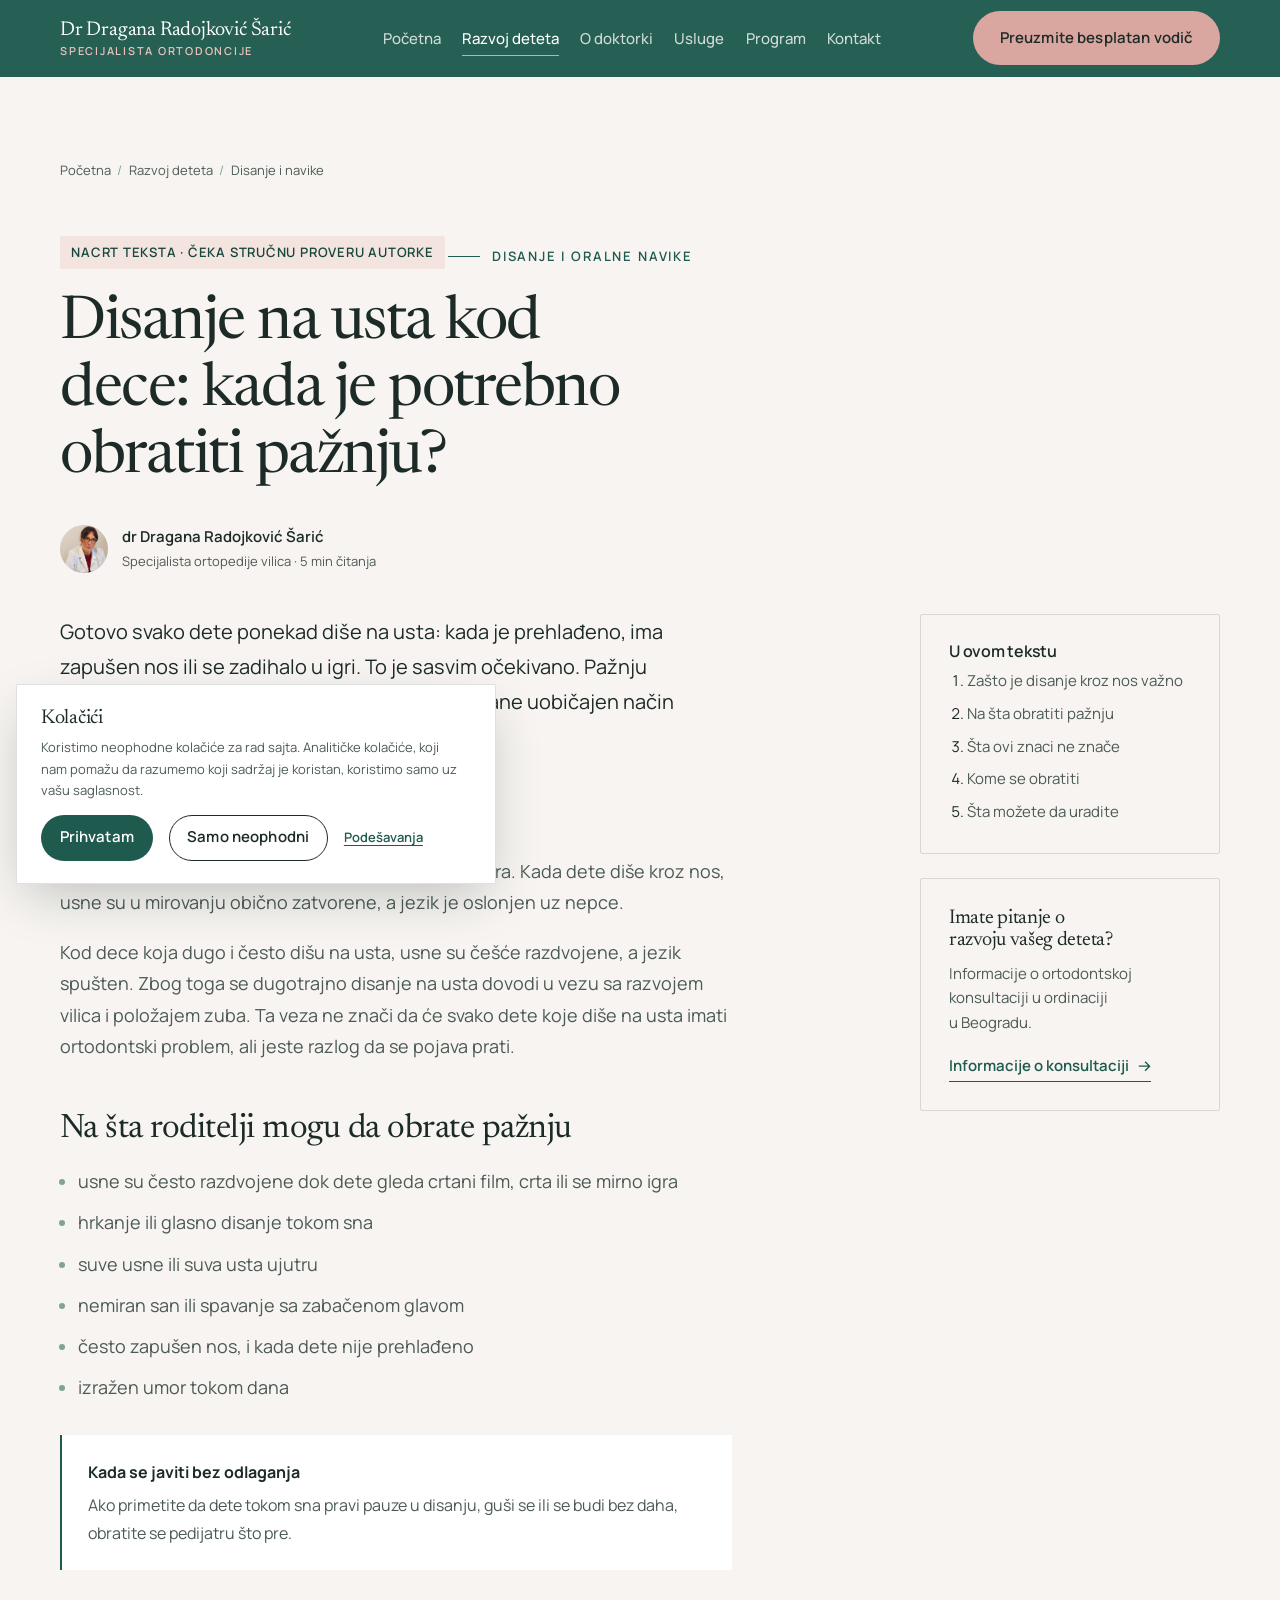
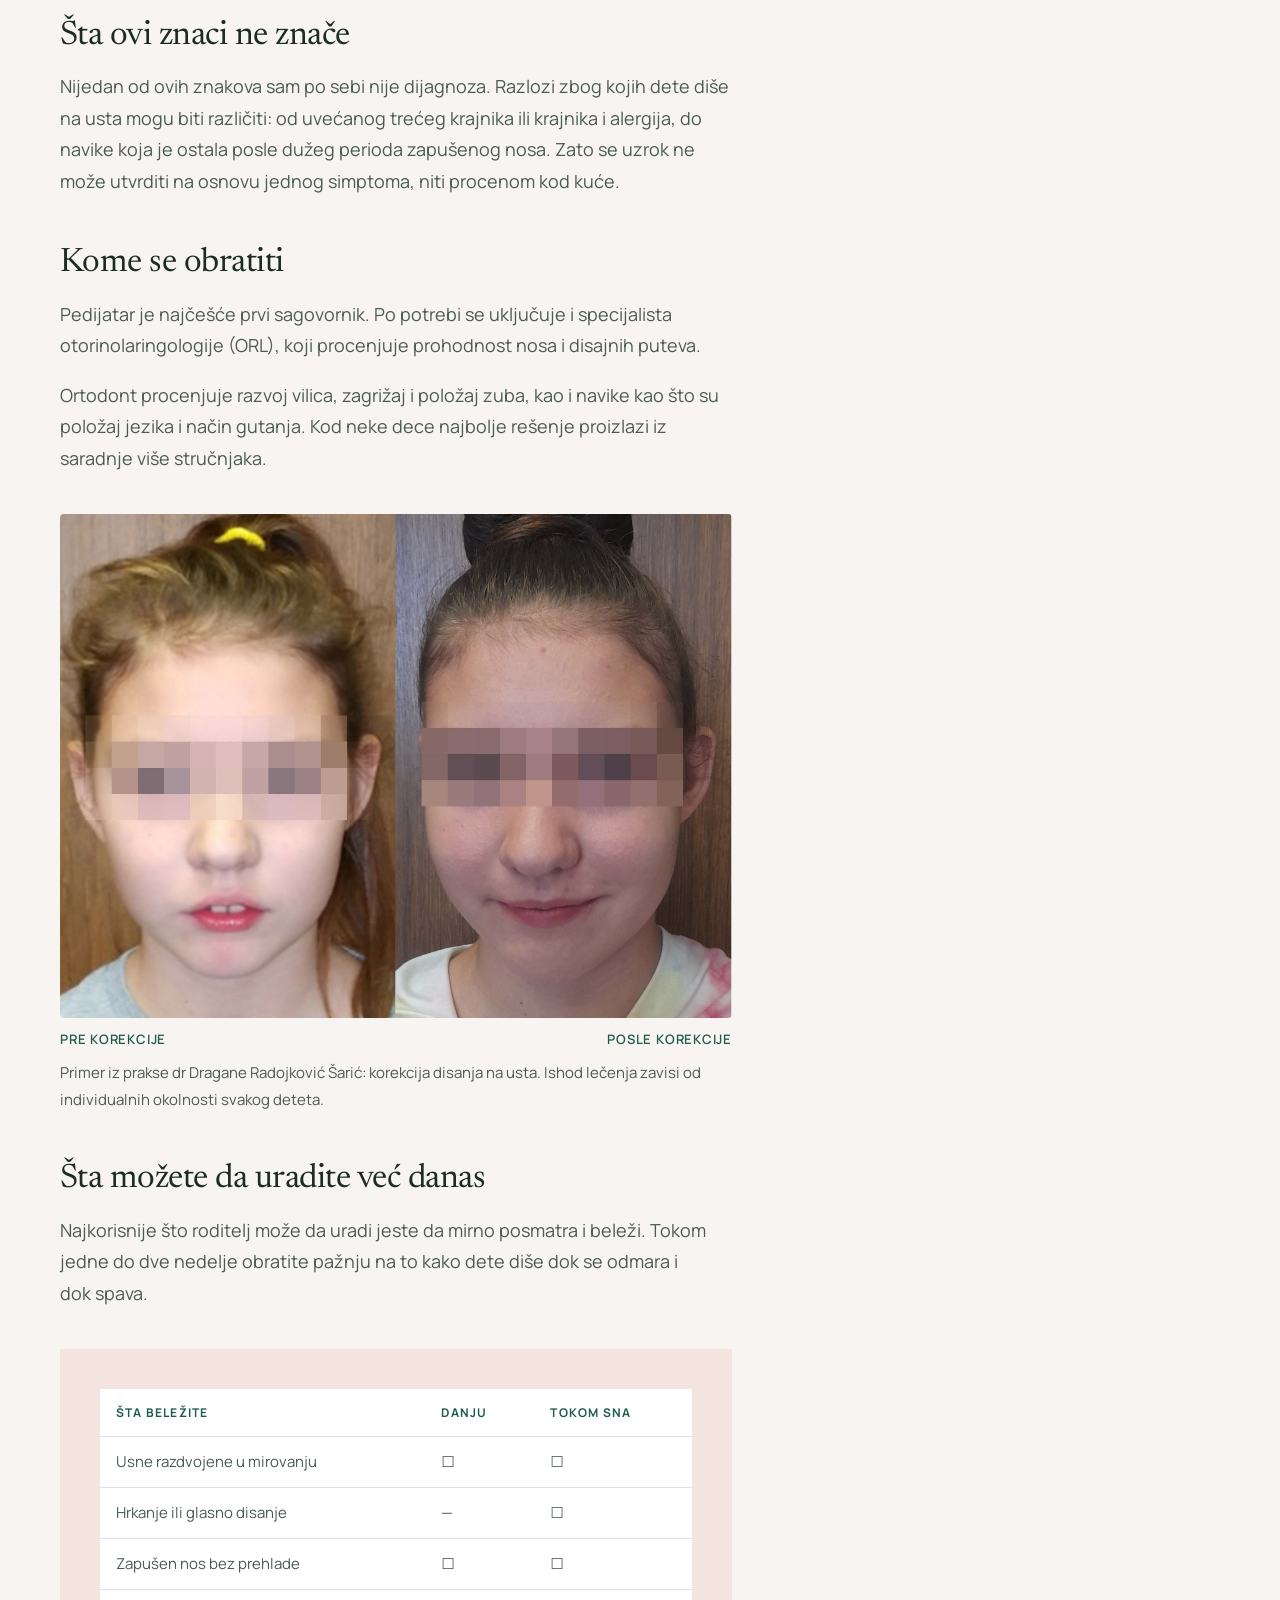
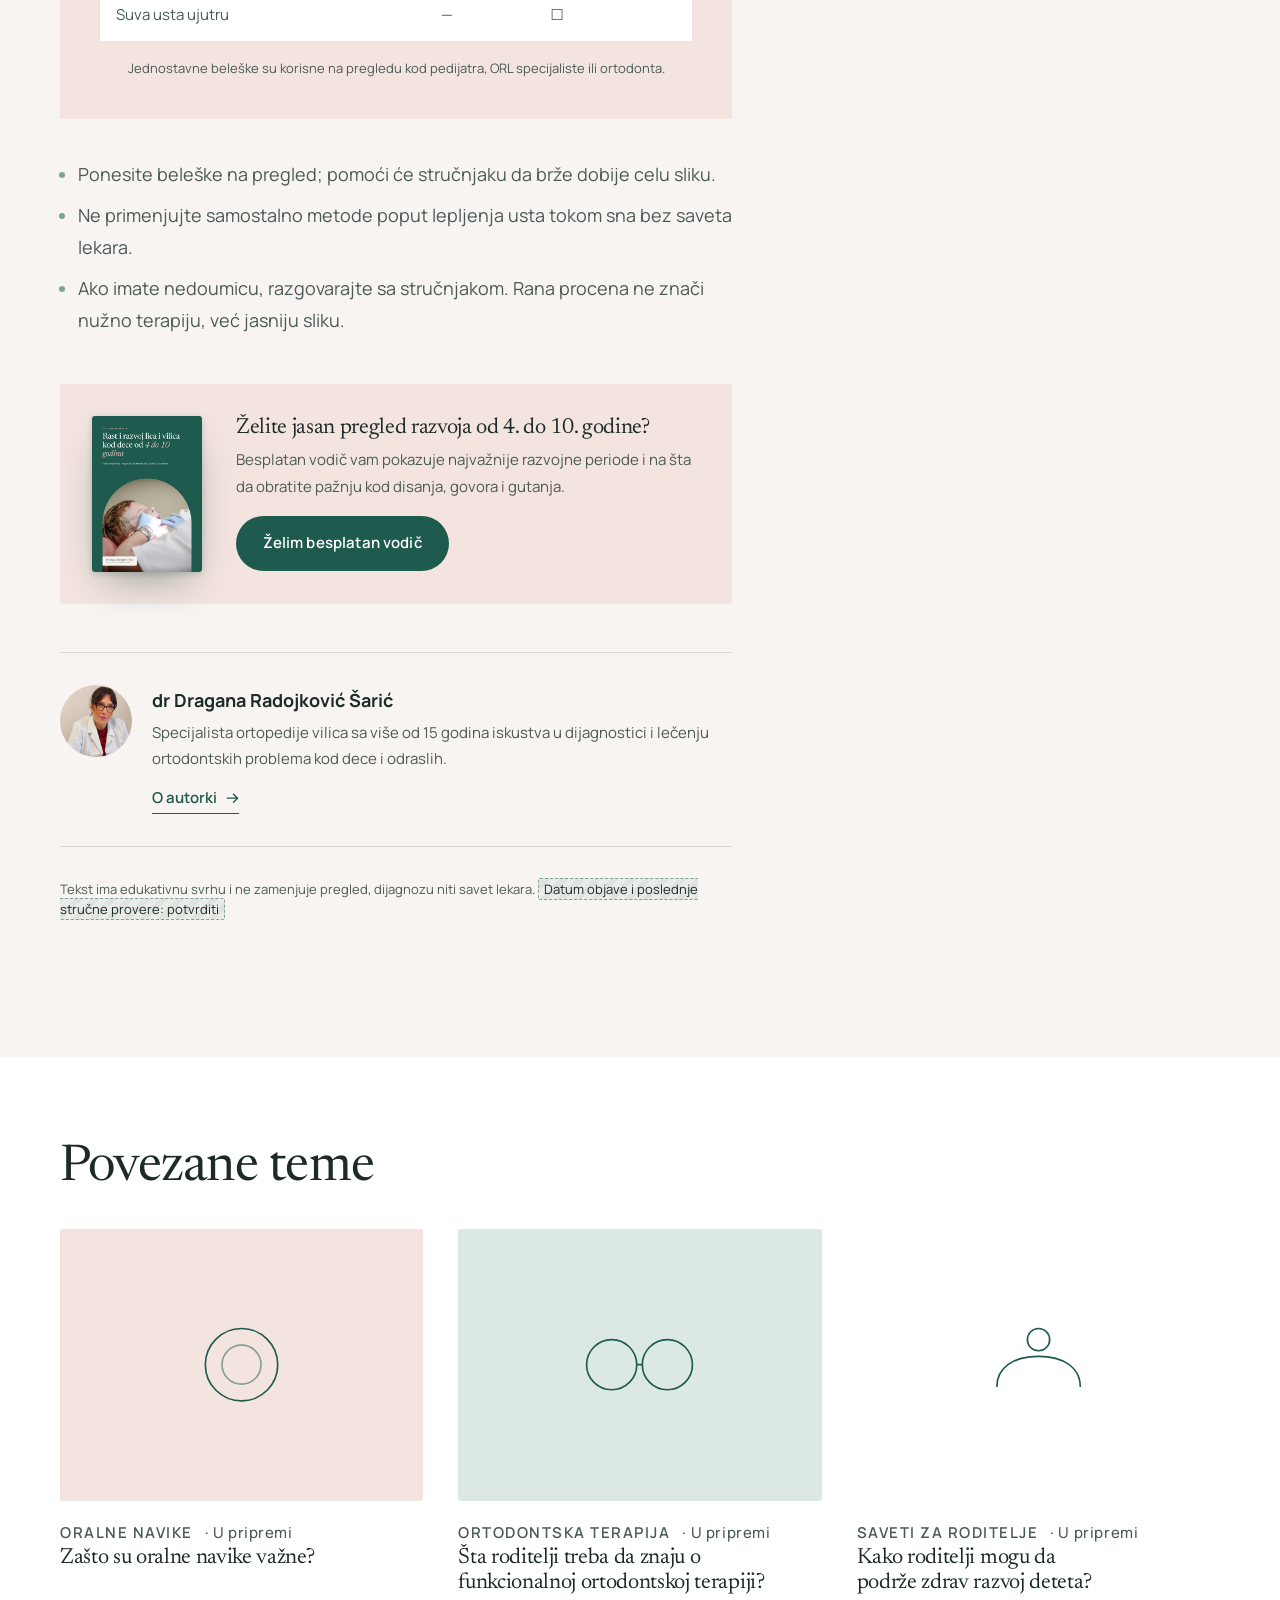
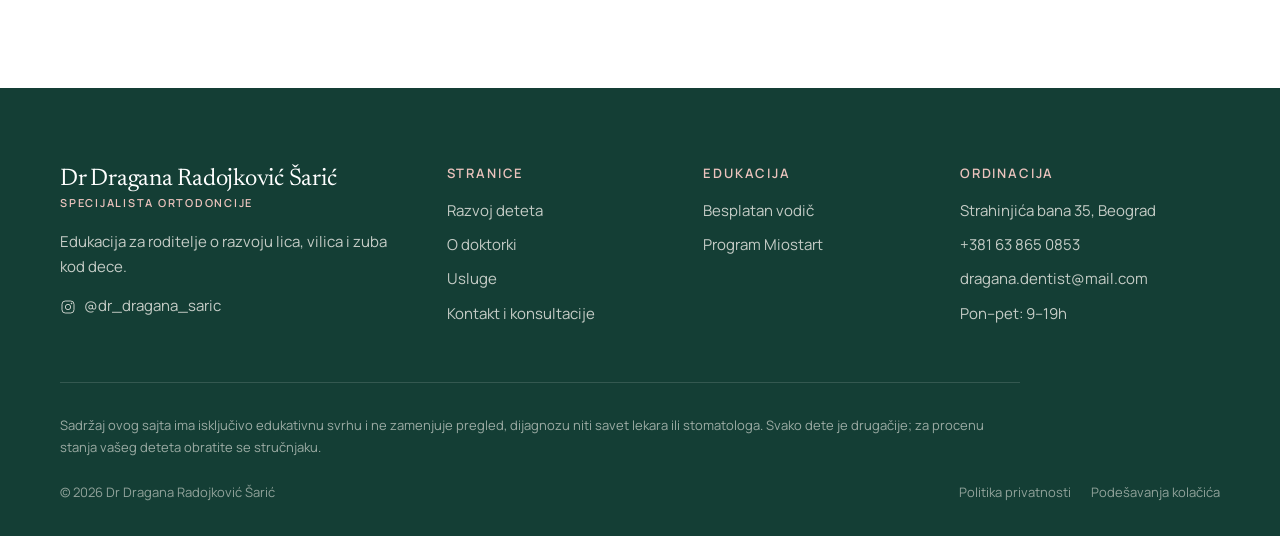
<file: clanak-disanje-na-usta.html>
<!doctype html>
<html lang="sr-Latn" class="no-js">
<head>
  <meta charset="utf-8">
  <meta name="viewport" content="width=device-width, initial-scale=1">
  <meta name="robots" content="noindex, nofollow"><!-- ukloniti pri objavi na pravom domenu -->
  <title>Disanje na usta kod dece: kada obratiti pažnju? | Dr Dragana Radojković Šarić</title>
  <meta name="description" content="Kada je disanje na usta kod deteta uobičajeno, a kada je razlog za proveru? Znaci na koje roditelji mogu da obrate pažnju i kome se obratiti.">
  <link rel="canonical" href="https://DOMEN.rs/razvoj-deteta/disanje-na-usta">
  <meta property="og:type" content="article">
  <meta property="og:title" content="Disanje na usta kod dece: kada je potrebno obratiti pažnju?">
  <link rel="preconnect" href="https://fonts.googleapis.com">
  <link rel="preconnect" href="https://fonts.gstatic.com" crossorigin>
  <link href="https://fonts.googleapis.com/css2?family=Manrope:wght@400;500;600;700&family=Newsreader:ital,opsz,wght@0,6..72,300;0,6..72,400;0,6..72,500;1,6..72,300;1,6..72,400&display=swap&subset=latin-ext" rel="stylesheet">
  <link rel="stylesheet" href="css/style.css">
  <script type="application/ld+json">
  {
    "@context": "https://schema.org",
    "@type": "Article",
    "headline": "Disanje na usta kod dece: kada je potrebno obratiti pažnju?",
    "inLanguage": "sr-Latn",
    "author": { "@type": "Person", "name": "dr Dragana Radojković Šarić", "jobTitle": "Specijalista ortopedije vilica" }
  }
  </script>
</head>
<body>
  <a class="skip-link" href="#sadrzaj">Preskoči na sadržaj</a>

  <header class="site-header">
    <div class="container header-inner">
      <a class="brand" href="index.html" aria-label="Dr Dragana Radojković Šarić — početna">
        <span class="brand__name">Dr Dragana Radojković Šarić</span>
        <span class="brand__title">Specijalista ortodoncije</span>
      </a>
      <nav class="nav" aria-label="Glavna navigacija">
        <ul>
          <li><a href="index.html">Početna</a></li>
          <li><a href="razvoj-deteta.html" aria-current="page">Razvoj deteta</a></li>
          <li><a href="o-doktorki.html">O doktorki</a></li>
          <li><a href="usluge.html">Usluge</a></li>
          <li><a href="program.html">Program</a></li>
          <li><a href="kontakt.html">Kontakt</a></li>
        </ul>
      </nav>
      <a class="btn btn--primary header-cta" href="vodic.html" data-track="guide_cta_click">Preuzmite besplatan vodič</a>
      <button class="menu-toggle" aria-expanded="false" aria-controls="mobile-nav">
        <span class="menu-toggle__label">Meni</span><span class="menu-toggle__bars" aria-hidden="true"></span>
      </button>
    </div>
  </header>
  <div class="mobile-nav" id="mobile-nav" hidden>
    <nav aria-label="Mobilna navigacija">
      <ul>
        <li><a href="index.html">Početna</a></li>
        <li><a href="razvoj-deteta.html" aria-current="page">Razvoj deteta</a></li>
        <li><a href="o-doktorki.html">O doktorki</a></li>
        <li><a href="usluge.html">Usluge</a></li>
        <li><a href="vodic.html">Besplatan vodič</a></li>
        <li><a href="program.html">Program</a></li>
        <li><a href="kontakt.html">Kontakt</a></li>
      </ul>
    </nav>
    <a class="btn btn--primary btn--block" href="vodic.html" data-track="guide_cta_click">Preuzmite besplatan vodič</a>
  </div>


  <main id="sadrzaj">
    <header class="article-head">
      <div class="container">
        <nav class="breadcrumbs" aria-label="Putanja"><a href="index.html">Početna</a><span>/</span><a href="razvoj-deteta.html">Razvoj deteta</a><span>/</span>Disanje i navike</nav>
        <p class="draft-badge">Nacrt teksta · čeka stručnu proveru autorke</p>
        <p class="eyebrow mt-2">Disanje i oralne navike</p>
        <h1>Disanje na usta kod dece: kada je potrebno obratiti pažnju?</h1>
        <div class="byline">
          <img src="assets/img/dr-dragana-portret-mali.png" width="484" height="550" alt="">
          <div><strong>dr Dragana Radojković Šarić</strong><span>Specijalista ortopedije vilica · 5 min čitanja</span></div>
        </div>
      </div>
    </header>

    <div class="container article-layout" style="padding-bottom:var(--section)">
      <article class="article-body">
        <p>Gotovo svako dete ponekad diše na usta: kada je prehlađeno, ima zapušen nos ili se zadihalo u igri. To je sasvim očekivano. Pažnju zaslužuje situacija u kojoj disanje na usta postane uobičajen način disanja, i danju i tokom sna.</p>

        <h2 id="zasto">Zašto je disanje kroz nos važno</h2>
        <p>Nos je prirodan put za vazduh: zagreva ga, vlaži i filtrira. Kada dete diše kroz nos, usne su u mirovanju obično zatvorene, a jezik je oslonjen uz nepce.</p>
        <p>Kod dece koja dugo i često dišu na usta, usne su češće razdvojene, a jezik spušten. Zbog toga se dugotrajno disanje na usta dovodi u vezu sa razvojem vilica i položajem zuba. Ta veza ne znači da će svako dete koje diše na usta imati ortodontski problem, ali jeste razlog da se pojava prati.</p>

        <h2 id="znaci">Na šta roditelji mogu da obrate pažnju</h2>
        <ul>
          <li>usne su često razdvojene dok dete gleda crtani film, crta ili se mirno igra</li>
          <li>hrkanje ili glasno disanje tokom sna</li>
          <li>suve usne ili suva usta ujutru</li>
          <li>nemiran san ili spavanje sa zabačenom glavom</li>
          <li>često zapušen nos, i kada dete nije prehlađeno</li>
          <li>izražen umor tokom dana</li>
        </ul>
        <div class="callout">
          <strong>Kada se javiti bez odlaganja</strong>
          <p>Ako primetite da dete tokom sna pravi pauze u disanju, guši se ili se budi bez daha, obratite se pedijatru što pre.</p>
        </div>

        <h2 id="ne-znaci">Šta ovi znaci ne znače</h2>
        <p>Nijedan od ovih znakova sam po sebi nije dijagnoza. Razlozi zbog kojih dete diše na usta mogu biti različiti: od uvećanog trećeg krajnika ili krajnika i alergija, do navike koja je ostala posle dužeg perioda zapušenog nosa. Zato se uzrok ne može utvrditi na osnovu jednog simptoma, niti procenom kod kuće.</p>

        <h2 id="kome">Kome se obratiti</h2>
        <p>Pedijatar je najčešće prvi sagovornik. Po potrebi se uključuje i specijalista otorinolaringologije (ORL), koji procenjuje prohodnost nosa i disajnih puteva.</p>
        <p>Ortodont procenjuje razvoj vilica, zagrižaj i položaj zuba, kao i navike kao što su položaj jezika i način gutanja. Kod neke dece najbolje rešenje proizlazi iz saradnje više stručnjaka.</p>

        <figure class="case">
          <div class="case__img"><img src="assets/img/primer-disanje-pre-posle.jpg" width="2160" height="1708" loading="lazy" alt="Fotografije devojčice pre i posle korekcije disanja na usta, lica delimično zamućena"></div>
          <div class="case__labels" aria-hidden="true"><span>Pre korekcije</span><span>Posle korekcije</span></div>
          <figcaption>Primer iz prakse dr Dragane Radojković Šarić: korekcija disanja na usta. Ishod lečenja zavisi od individualnih okolnosti svakog deteta.</figcaption>
        </figure>

        <h2 id="danas">Šta možete da uradite već danas</h2>
        <p>Najkorisnije što roditelj može da uradi jeste da mirno posmatra i beleži. Tokom jedne do dve nedelje obratite pažnju na to kako dete diše dok se odmara i dok spava.</p>

        <figure class="figure-illustration">
          <table style="width:100%;border-collapse:collapse;font-size:.9375rem;background:var(--white)">
            <caption class="sr-only">Primer beleški o disanju deteta</caption>
            <thead>
              <tr style="text-align:left;font-size:.75rem;letter-spacing:.1em;text-transform:uppercase;color:var(--olive)">
                <th style="padding:.8rem 1rem;border-bottom:1px solid var(--line)">Šta beležite</th>
                <th style="padding:.8rem 1rem;border-bottom:1px solid var(--line)">Danju</th>
                <th style="padding:.8rem 1rem;border-bottom:1px solid var(--line)">Tokom sna</th>
              </tr>
            </thead>
            <tbody style="color:var(--ink-soft)">
              <tr><td style="padding:.75rem 1rem;border-bottom:1px solid var(--line)">Usne razdvojene u mirovanju</td><td style="padding:.75rem 1rem;border-bottom:1px solid var(--line)">☐</td><td style="padding:.75rem 1rem;border-bottom:1px solid var(--line)">☐</td></tr>
              <tr><td style="padding:.75rem 1rem;border-bottom:1px solid var(--line)">Hrkanje ili glasno disanje</td><td style="padding:.75rem 1rem;border-bottom:1px solid var(--line)">—</td><td style="padding:.75rem 1rem;border-bottom:1px solid var(--line)">☐</td></tr>
              <tr><td style="padding:.75rem 1rem;border-bottom:1px solid var(--line)">Zapušen nos bez prehlade</td><td style="padding:.75rem 1rem;border-bottom:1px solid var(--line)">☐</td><td style="padding:.75rem 1rem;border-bottom:1px solid var(--line)">☐</td></tr>
              <tr><td style="padding:.75rem 1rem">Suva usta ujutru</td><td style="padding:.75rem 1rem">—</td><td style="padding:.75rem 1rem">☐</td></tr>
            </tbody>
          </table>
          <figcaption>Jednostavne beleške su korisne na pregledu kod pedijatra, ORL specijaliste ili ortodonta.</figcaption>
        </figure>

        <ul>
          <li>Ponesite beleške na pregled; pomoći će stručnjaku da brže dobije celu sliku.</li>
          <li>Ne primenjujte samostalno metode poput lepljenja usta tokom sna bez saveta lekara.</li>
          <li>Ako imate nedoumicu, razgovarajte sa stručnjakom. Rana procena ne znači nužno terapiju, već jasniju sliku.</li>
        </ul>

        <aside class="inline-cta" aria-label="Besplatan vodič">
          <img src="assets/img/vodic-naslovna.jpg" width="1588" height="2246" loading="lazy" alt="Korica besplatnog vodiča">
          <div>
            <h3>Želite jasan pregled razvoja od 4. do 10. godine?</h3>
            <p>Besplatan vodič vam pokazuje najvažnije razvojne periode i na šta da obratite pažnju kod disanja, govora i gutanja.</p>
            <a class="btn btn--primary" href="vodic.html" data-track="guide_cta_click">Želim besplatan vodič</a>
          </div>
        </aside>

        <div class="author-box">
          <img src="assets/img/dr-dragana-portret-mali.png" width="484" height="550" alt="dr Dragana Radojković Šarić">
          <div>
            <strong>dr Dragana Radojković Šarić</strong>
            <p>Specijalista ortopedije vilica sa više od 15 godina iskustva u dijagnostici i lečenju ortodontskih problema kod dece i odraslih.</p>
            <a class="link-arrow" href="o-doktorki.html">O autorki <svg viewBox="0 0 16 16" fill="none" stroke="currentColor" stroke-width="1.5" aria-hidden="true"><path d="M2 8h12M9 3l5 5-5 5"/></svg></a>
          </div>
        </div>
        <p class="xsmall muted mt-2">Tekst ima edukativnu svrhu i ne zamenjuje pregled, dijagnozu niti savet lekara. <span class="ph">Datum objave i poslednje stručne provere: potvrditi</span></p>
      </article>

      <aside class="article-aside">
        <nav class="aside-card aside-card--quiet toc" aria-label="Sadržaj članka">
          <h3 style="font-size:1rem;font-family:var(--sans);font-weight:600">U ovom tekstu</h3>
          <ol>
            <li><a href="#zasto">Zašto je disanje kroz nos važno</a></li>
            <li><a href="#znaci">Na šta obratiti pažnju</a></li>
            <li><a href="#ne-znaci">Šta ovi znaci ne znače</a></li>
            <li><a href="#kome">Kome se obratiti</a></li>
            <li><a href="#danas">Šta možete da uradite</a></li>
          </ol>
        </nav>
        <div class="aside-card aside-card--quiet">
          <h3>Imate pitanje o razvoju vašeg deteta?</h3>
          <p>Informacije o ortodontskoj konsultaciji u ordinaciji u Beogradu.</p>
          <a class="link-arrow" href="kontakt.html" data-track="consultation_cta_click">Informacije o konsultaciji <svg viewBox="0 0 16 16" fill="none" stroke="currentColor" stroke-width="1.5" aria-hidden="true"><path d="M2 8h12M9 3l5 5-5 5"/></svg></a>
        </div>
      </aside>
    </div>

    <!-- Povezani članci -->
    <section class="section section--white section--tight">
      <div class="container">
        <h2 style="font-size:clamp(1.75rem,1.4rem+1.2vw,2.5rem)">Povezane teme</h2>
        <div class="articles mt-2" style="grid-template-columns:repeat(auto-fill,minmax(min(100%,300px),1fr))">
          <div class="article-card" aria-disabled="true">
            <div class="article-card__media" aria-hidden="true"><svg viewBox="0 0 120 80" fill="none" stroke="currentColor" stroke-width="1.2"><circle cx="60" cy="40" r="26"/><circle cx="60" cy="40" r="14" opacity=".5"/></svg></div>
            <p class="article-card__meta">Oralne navike <span class="status">· U pripremi</span></p>
            <h3>Zašto su oralne navike važne?</h3>
          </div>
          <div class="article-card" aria-disabled="true">
            <div class="article-card__media article-card__media--sage" aria-hidden="true"><svg viewBox="0 0 120 80" fill="none" stroke="currentColor" stroke-width="1.2"><circle cx="40" cy="40" r="18"/><circle cx="80" cy="40" r="18"/><path d="M58 40h4"/></svg></div>
            <p class="article-card__meta">Ortodontska terapija <span class="status">· U pripremi</span></p>
            <h3>Šta roditelji treba da znaju o funkcionalnoj ortodontskoj terapiji?</h3>
          </div>
          <div class="article-card" aria-disabled="true">
            <div class="article-card__media article-card__media--ivory" aria-hidden="true"><svg viewBox="0 0 120 80" fill="none" stroke="currentColor" stroke-width="1.2"><path d="M30 56c0-14 12-22 30-22s30 8 30 22"/><circle cx="60" cy="22" r="8"/></svg></div>
            <p class="article-card__meta">Saveti za roditelje <span class="status">· U pripremi</span></p>
            <h3>Kako roditelji mogu da podrže zdrav razvoj deteta?</h3>
          </div>
        </div>
      </div>
    </section>
  </main>

  <footer class="site-footer">
    <div class="container">
      <div class="footer-grid">
        <div class="footer-brand">
          <a class="brand" href="index.html"><span class="brand__name">Dr Dragana Radojković Šarić</span><span class="brand__title">Specijalista ortodoncije</span></a>
          <p>Edukacija za roditelje o razvoju lica, vilica i zuba kod dece.</p>
          <a class="ig-link" href="https://www.instagram.com/dr_dragana_saric/" target="_blank" rel="noopener">
            <svg viewBox="0 0 24 24" fill="none" stroke="currentColor" stroke-width="1.5" aria-hidden="true"><rect x="3" y="3" width="18" height="18" rx="5"/><circle cx="12" cy="12" r="4"/><circle cx="17.3" cy="6.7" r=".6" fill="currentColor"/></svg>@dr_dragana_saric</a>
        </div>
        <div>
          <h4>Stranice</h4>
          <ul>
            <li><a href="razvoj-deteta.html">Razvoj deteta</a></li>
            <li><a href="o-doktorki.html">O doktorki</a></li>
            <li><a href="usluge.html">Usluge</a></li>
            <li><a href="kontakt.html">Kontakt i konsultacije</a></li>
          </ul>
        </div>
        <div>
          <h4>Edukacija</h4>
          <ul>
            <li><a href="vodic.html">Besplatan vodič</a></li>
            <li><a href="program.html">Program Miostart</a></li>
          </ul>
        </div>
        <div>
          <h4>Ordinacija</h4>
          <address>
            <span>Strahinjića bana 35, Beograd</span>
            <a href="tel:+381638650853">+381 63 865 0853</a>
            <a href="mailto:dragana.dentist@mail.com">dragana.dentist@mail.com</a>
            <span>Pon–pet: 9–19h</span>
          </address>
        </div>
      </div>
      <p class="footer-disclaimer">Sadržaj ovog sajta ima isključivo edukativnu svrhu i ne zamenjuje pregled, dijagnozu niti savet lekara ili stomatologa. Svako dete je drugačije; za procenu stanja vašeg deteta obratite se stručnjaku.</p>
      <div class="footer-bottom">
        <span>© <span data-year>2026</span> Dr Dragana Radojković Šarić</span>
        <nav aria-label="Pravne informacije">
          <a href="politika-privatnosti.html">Politika privatnosti</a>
          <button type="button" data-open-cookies>Podešavanja kolačića</button>
        </nav>
      </div>
    </div>
  </footer>


  <div class="cookie" data-cookie role="dialog" aria-labelledby="cookie-naslov" hidden>
    <h2 id="cookie-naslov">Kolačići</h2>
    <p>Koristimo neophodne kolačiće za rad sajta. Analitičke kolačiće, koji nam pomažu da razumemo koji sadržaj je koristan, koristimo samo uz vašu saglasnost.</p>
    <div class="cookie__options" data-cookie-options hidden>
      <label><input type="checkbox" checked disabled><span>Neophodni<small>Potrebni za osnovni rad sajta.</small></span></label>
      <label><input type="checkbox" data-cookie-analytics><span>Analitički<small>Anonimna statistika poseta.</small></span></label>
      <button class="btn btn--ghost" type="button" data-cookie-action="save">Sačuvaj izbor</button>
    </div>
    <div class="btn-row">
      <button class="btn btn--primary" type="button" data-cookie-action="accept">Prihvatam</button>
      <button class="btn btn--ghost" type="button" data-cookie-action="reject">Samo neophodni</button>
      <button class="text-btn" type="button" data-cookie-action="customize">Podešavanja</button>
    </div>
  </div>


  <script src="js/main.js" defer></script>
</body>
</html>
</file>
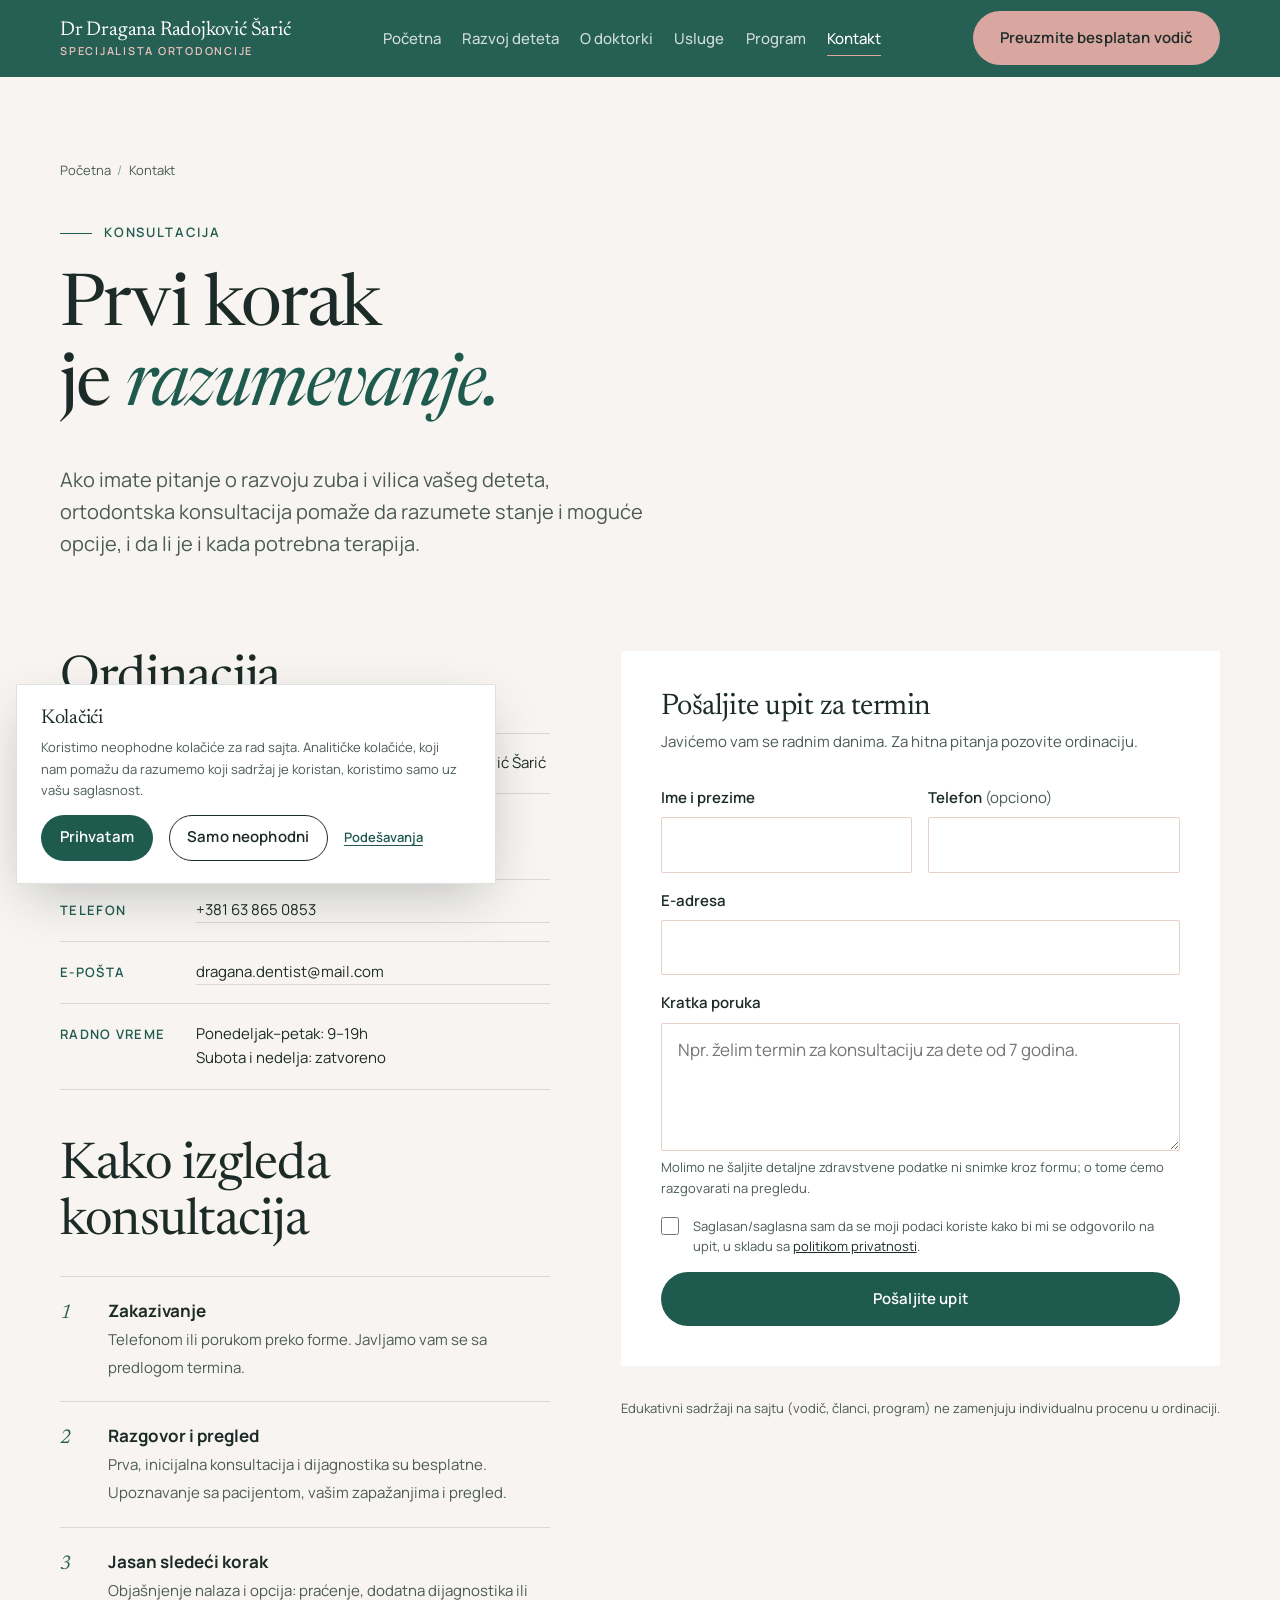
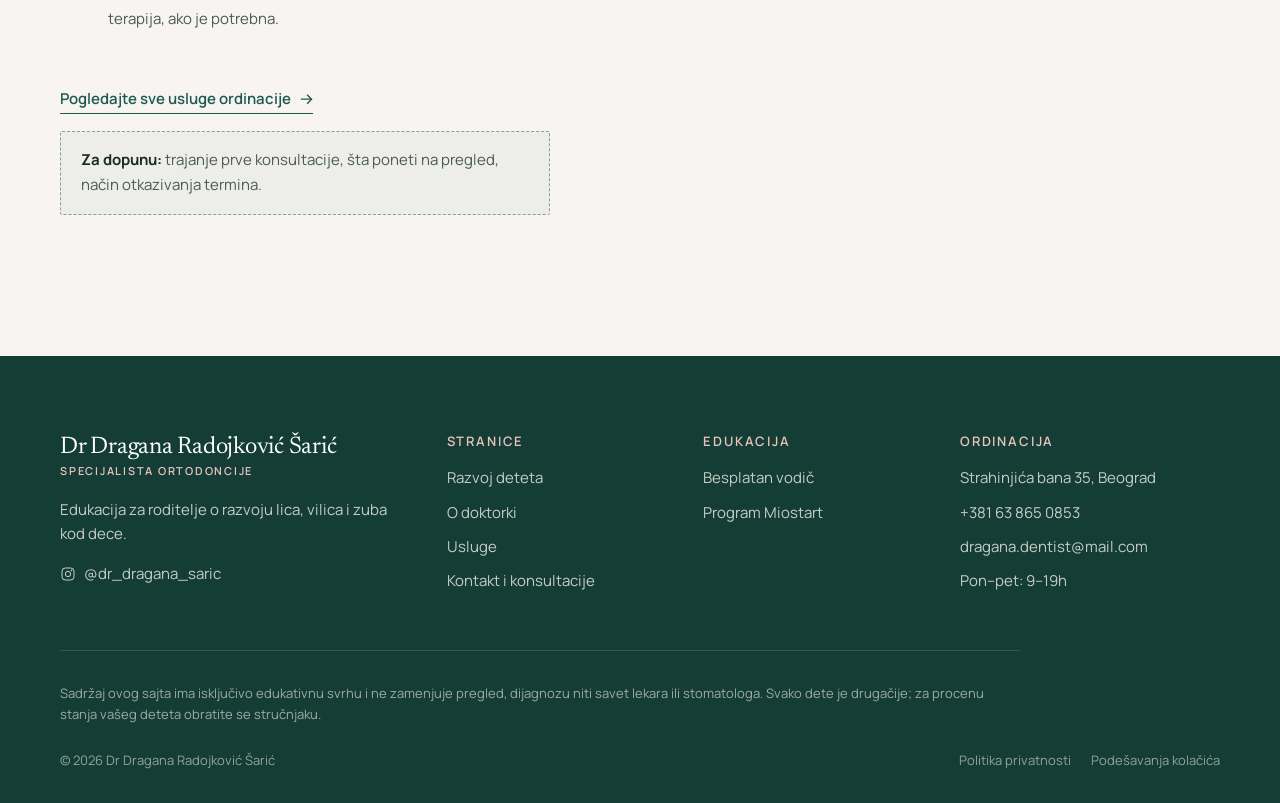
<file: kontakt.html>
<!doctype html>
<html lang="sr-Latn" class="no-js">
<head>
  <meta charset="utf-8">
  <meta name="viewport" content="width=device-width, initial-scale=1">
  <meta name="robots" content="noindex, nofollow"><!-- ukloniti pri objavi na pravom domenu -->
  <title>Kontakt i ortodontska konsultacija u Beogradu | Dr Dragana Radojković Šarić</title>
  <meta name="description" content="Informacije o ortodontskoj konsultaciji kod dr Dragane Radojković Šarić. Ordinacija: Strahinjića bana 35, Beograd. Telefon +381 63 865 0853, radnim danima 9–19h.">
  <link rel="canonical" href="https://DOMEN.rs/kontakt">
  <meta property="og:title" content="Kontakt i konsultacija — dr Dragana Radojković Šarić">
  <link rel="preconnect" href="https://fonts.googleapis.com">
  <link rel="preconnect" href="https://fonts.gstatic.com" crossorigin>
  <link href="https://fonts.googleapis.com/css2?family=Manrope:wght@400;500;600;700&family=Newsreader:ital,opsz,wght@0,6..72,300;0,6..72,400;0,6..72,500;1,6..72,300;1,6..72,400&display=swap&subset=latin-ext" rel="stylesheet">
  <link rel="stylesheet" href="css/style.css">
</head>
<body>
  <a class="skip-link" href="#sadrzaj">Preskoči na sadržaj</a>

  <header class="site-header">
    <div class="container header-inner">
      <a class="brand" href="index.html" aria-label="Dr Dragana Radojković Šarić — početna">
        <span class="brand__name">Dr Dragana Radojković Šarić</span>
        <span class="brand__title">Specijalista ortodoncije</span>
      </a>
      <nav class="nav" aria-label="Glavna navigacija">
        <ul>
          <li><a href="index.html">Početna</a></li>
          <li><a href="razvoj-deteta.html">Razvoj deteta</a></li>
          <li><a href="o-doktorki.html">O doktorki</a></li>
          <li><a href="usluge.html">Usluge</a></li>
          <li><a href="program.html">Program</a></li>
          <li><a href="kontakt.html" aria-current="page">Kontakt</a></li>
        </ul>
      </nav>
      <a class="btn btn--primary header-cta" href="vodic.html" data-track="guide_cta_click">Preuzmite besplatan vodič</a>
      <button class="menu-toggle" aria-expanded="false" aria-controls="mobile-nav">
        <span class="menu-toggle__label">Meni</span><span class="menu-toggle__bars" aria-hidden="true"></span>
      </button>
    </div>
  </header>
  <div class="mobile-nav" id="mobile-nav" hidden>
    <nav aria-label="Mobilna navigacija">
      <ul>
        <li><a href="index.html">Početna</a></li>
        <li><a href="razvoj-deteta.html">Razvoj deteta</a></li>
        <li><a href="o-doktorki.html">O doktorki</a></li>
        <li><a href="usluge.html">Usluge</a></li>
        <li><a href="vodic.html">Besplatan vodič</a></li>
        <li><a href="program.html">Program</a></li>
        <li><a href="kontakt.html" aria-current="page">Kontakt</a></li>
      </ul>
    </nav>
    <a class="btn btn--primary btn--block" href="vodic.html" data-track="guide_cta_click">Preuzmite besplatan vodič</a>
  </div>


  <main id="sadrzaj">
    <section class="page-hero">
      <div class="container">
        <nav class="breadcrumbs" aria-label="Putanja"><a href="index.html">Početna</a><span>/</span>Kontakt</nav>
        <p class="eyebrow">Konsultacija</p>
        <h1>Prvi korak je <em>razumevanje.</em></h1>
        <p class="lead">Ako imate pitanje o razvoju zuba i vilica vašeg deteta, ortodontska konsultacija pomaže da razumete stanje i moguće opcije, i da li je i kada potrebna terapija.</p>
      </div>
    </section>

    <section class="section" style="padding-top:0" id="konsultacija">
      <div class="container contact-grid">
        <div>
          <h2 style="font-size:clamp(1.6rem,1.3rem+1vw,2.25rem)">Ordinacija</h2>
          <ul class="contact-list">
            <li><span class="k">Naziv</span><span>Ortodontska ordinacija dr Dragana Radojković Šarić</span></li>
            <li><span class="k">Adresa</span><span>Strahinjića bana 35, Beograd<br><a href="https://www.google.com/maps/search/?api=1&query=Strahinji%C4%87a+bana+35+Beograd" target="_blank" rel="noopener">Otvori u mapama</a></span></li>
            <li><span class="k">Telefon</span><a href="tel:+381638650853" data-track="consultation_phone_click">+381 63 865 0853</a></li>
            <li><span class="k">E-pošta</span><a href="mailto:dragana.dentist@mail.com" data-track="consultation_email_click">dragana.dentist@mail.com</a></li>
            <li><span class="k">Radno vreme</span><span>Ponedeljak–petak: 9–19h<br>Subota i nedelja: zatvoreno</span></li>
          </ul>

          <h2 class="mt-3" style="font-size:clamp(1.6rem,1.3rem+1vw,2.25rem)">Kako izgleda konsultacija</h2>
          <ol class="steps">
            <li><div><strong>Zakazivanje</strong><span>Telefonom ili porukom preko forme. Javljamo vam se sa predlogom termina.</span></div></li>
            <li><div><strong>Razgovor i pregled</strong><span>Prva, inicijalna konsultacija i dijagnostika su besplatne. Upoznavanje sa pacijentom, vašim zapažanjima i pregled.</span></div></li>
            <li><div><strong>Jasan sledeći korak</strong><span>Objašnjenje nalaza i opcija: praćenje, dodatna dijagnostika ili terapija, ako je potrebna.</span></div></li>
          </ol>
          <p class="mt-2"><a class="link-arrow" href="usluge.html">Pogledajte sve usluge ordinacije <svg viewBox="0 0 16 16" fill="none" stroke="currentColor" stroke-width="1.5" aria-hidden="true"><path d="M2 8h12M9 3l5 5-5 5"/></svg></a></p>
          <p class="ph-block"><strong>Za dopunu:</strong> trajanje prve konsultacije, šta poneti na pregled, način otkazivanja termina.</p>
        </div>

        <div data-form-wrap>
          <div class="form-card" style="background:var(--white)">
            <form class="form" data-form="contact" novalidate>
              <div>
                <h2 style="font-size:1.85rem;margin-bottom:.4rem">Pošaljite upit za termin</h2>
                <p class="small muted">Javićemo vam se radnim danima. Za hitna pitanja pozovite ordinaciju.</p>
              </div>
              <div class="form__row form__row--2">
                <div class="field">
                  <label for="k-ime">Ime i prezime</label>
                  <input id="k-ime" name="ime_prezime" type="text" autocomplete="name" required>
                  <span class="field__error">Unesite ime i prezime.</span>
                </div>
                <div class="field">
                  <label for="k-tel">Telefon <span class="opt">(opciono)</span></label>
                  <input id="k-tel" name="telefon" type="tel" autocomplete="tel" inputmode="tel">
                </div>
              </div>
              <div class="field">
                <label for="k-email">E-adresa</label>
                <input id="k-email" name="email" type="email" autocomplete="email" inputmode="email" required>
                <span class="field__error">Unesite ispravnu e-adresu.</span>
              </div>
              <div class="field">
                <label for="k-poruka">Kratka poruka</label>
                <textarea id="k-poruka" name="poruka" required placeholder="Npr. želim termin za konsultaciju za dete od 7 godina."></textarea>
                <span class="field__hint">Molimo ne šaljite detaljne zdravstvene podatke ni snimke kroz formu; o tome ćemo razgovarati na pregledu.</span>
                <span class="field__error">Napišite kratku poruku.</span>
              </div>
              <label class="consent">
                <input type="checkbox" name="saglasnost" required>
                <span>Saglasan/saglasna sam da se moji podaci koriste kako bi mi se odgovorilo na upit, u skladu sa <a href="politika-privatnosti.html">politikom privatnosti</a>.</span>
              </label>
              <div class="form-status" role="alert" aria-live="polite"></div>
              <button class="btn btn--primary btn--block" type="submit" data-track="consultation_form_submit">Pošaljite upit</button>
            </form>
            <div class="form-success" hidden>
              <div class="form-success__icon"><svg viewBox="0 0 16 16" fill="none" stroke="currentColor" stroke-width="1.6" aria-hidden="true"><path d="M3 8.5l3.2 3L13 4.5"/></svg></div>
              <h2 style="font-size:1.85rem">Hvala, upit je poslat.</h2>
              <p class="muted small">Javićemo vam se radnim danima sa predlogom termina. Za hitna pitanja pozovite <a href="tel:+381638650853">+381 63 865 0853</a>.</p>
            </div>
          </div>
          <p class="xsmall muted mt-2">Edukativni sadržaji na sajtu (vodič, članci, program) ne zamenjuju individualnu procenu u ordinaciji.</p>
        </div>
      </div>
    </section>
  </main>

  <footer class="site-footer">
    <div class="container">
      <div class="footer-grid">
        <div class="footer-brand">
          <a class="brand" href="index.html"><span class="brand__name">Dr Dragana Radojković Šarić</span><span class="brand__title">Specijalista ortodoncije</span></a>
          <p>Edukacija za roditelje o razvoju lica, vilica i zuba kod dece.</p>
          <a class="ig-link" href="https://www.instagram.com/dr_dragana_saric/" target="_blank" rel="noopener">
            <svg viewBox="0 0 24 24" fill="none" stroke="currentColor" stroke-width="1.5" aria-hidden="true"><rect x="3" y="3" width="18" height="18" rx="5"/><circle cx="12" cy="12" r="4"/><circle cx="17.3" cy="6.7" r=".6" fill="currentColor"/></svg>@dr_dragana_saric</a>
        </div>
        <div>
          <h4>Stranice</h4>
          <ul>
            <li><a href="razvoj-deteta.html">Razvoj deteta</a></li>
            <li><a href="o-doktorki.html">O doktorki</a></li>
            <li><a href="usluge.html">Usluge</a></li>
            <li><a href="kontakt.html">Kontakt i konsultacije</a></li>
          </ul>
        </div>
        <div>
          <h4>Edukacija</h4>
          <ul>
            <li><a href="vodic.html">Besplatan vodič</a></li>
            <li><a href="program.html">Program Miostart</a></li>
          </ul>
        </div>
        <div>
          <h4>Ordinacija</h4>
          <address>
            <span>Strahinjića bana 35, Beograd</span>
            <a href="tel:+381638650853">+381 63 865 0853</a>
            <a href="mailto:dragana.dentist@mail.com">dragana.dentist@mail.com</a>
            <span>Pon–pet: 9–19h</span>
          </address>
        </div>
      </div>
      <p class="footer-disclaimer">Sadržaj ovog sajta ima isključivo edukativnu svrhu i ne zamenjuje pregled, dijagnozu niti savet lekara ili stomatologa. Svako dete je drugačije; za procenu stanja vašeg deteta obratite se stručnjaku.</p>
      <div class="footer-bottom">
        <span>© <span data-year>2026</span> Dr Dragana Radojković Šarić</span>
        <nav aria-label="Pravne informacije">
          <a href="politika-privatnosti.html">Politika privatnosti</a>
          <button type="button" data-open-cookies>Podešavanja kolačića</button>
        </nav>
      </div>
    </div>
  </footer>


  <div class="cookie" data-cookie role="dialog" aria-labelledby="cookie-naslov" hidden>
    <h2 id="cookie-naslov">Kolačići</h2>
    <p>Koristimo neophodne kolačiće za rad sajta. Analitičke kolačiće, koji nam pomažu da razumemo koji sadržaj je koristan, koristimo samo uz vašu saglasnost.</p>
    <div class="cookie__options" data-cookie-options hidden>
      <label><input type="checkbox" checked disabled><span>Neophodni<small>Potrebni za osnovni rad sajta.</small></span></label>
      <label><input type="checkbox" data-cookie-analytics><span>Analitički<small>Anonimna statistika poseta.</small></span></label>
      <button class="btn btn--ghost" type="button" data-cookie-action="save">Sačuvaj izbor</button>
    </div>
    <div class="btn-row">
      <button class="btn btn--primary" type="button" data-cookie-action="accept">Prihvatam</button>
      <button class="btn btn--ghost" type="button" data-cookie-action="reject">Samo neophodni</button>
      <button class="text-btn" type="button" data-cookie-action="customize">Podešavanja</button>
    </div>
  </div>


  <script src="js/main.js" defer></script>
</body>
</html>
</file>
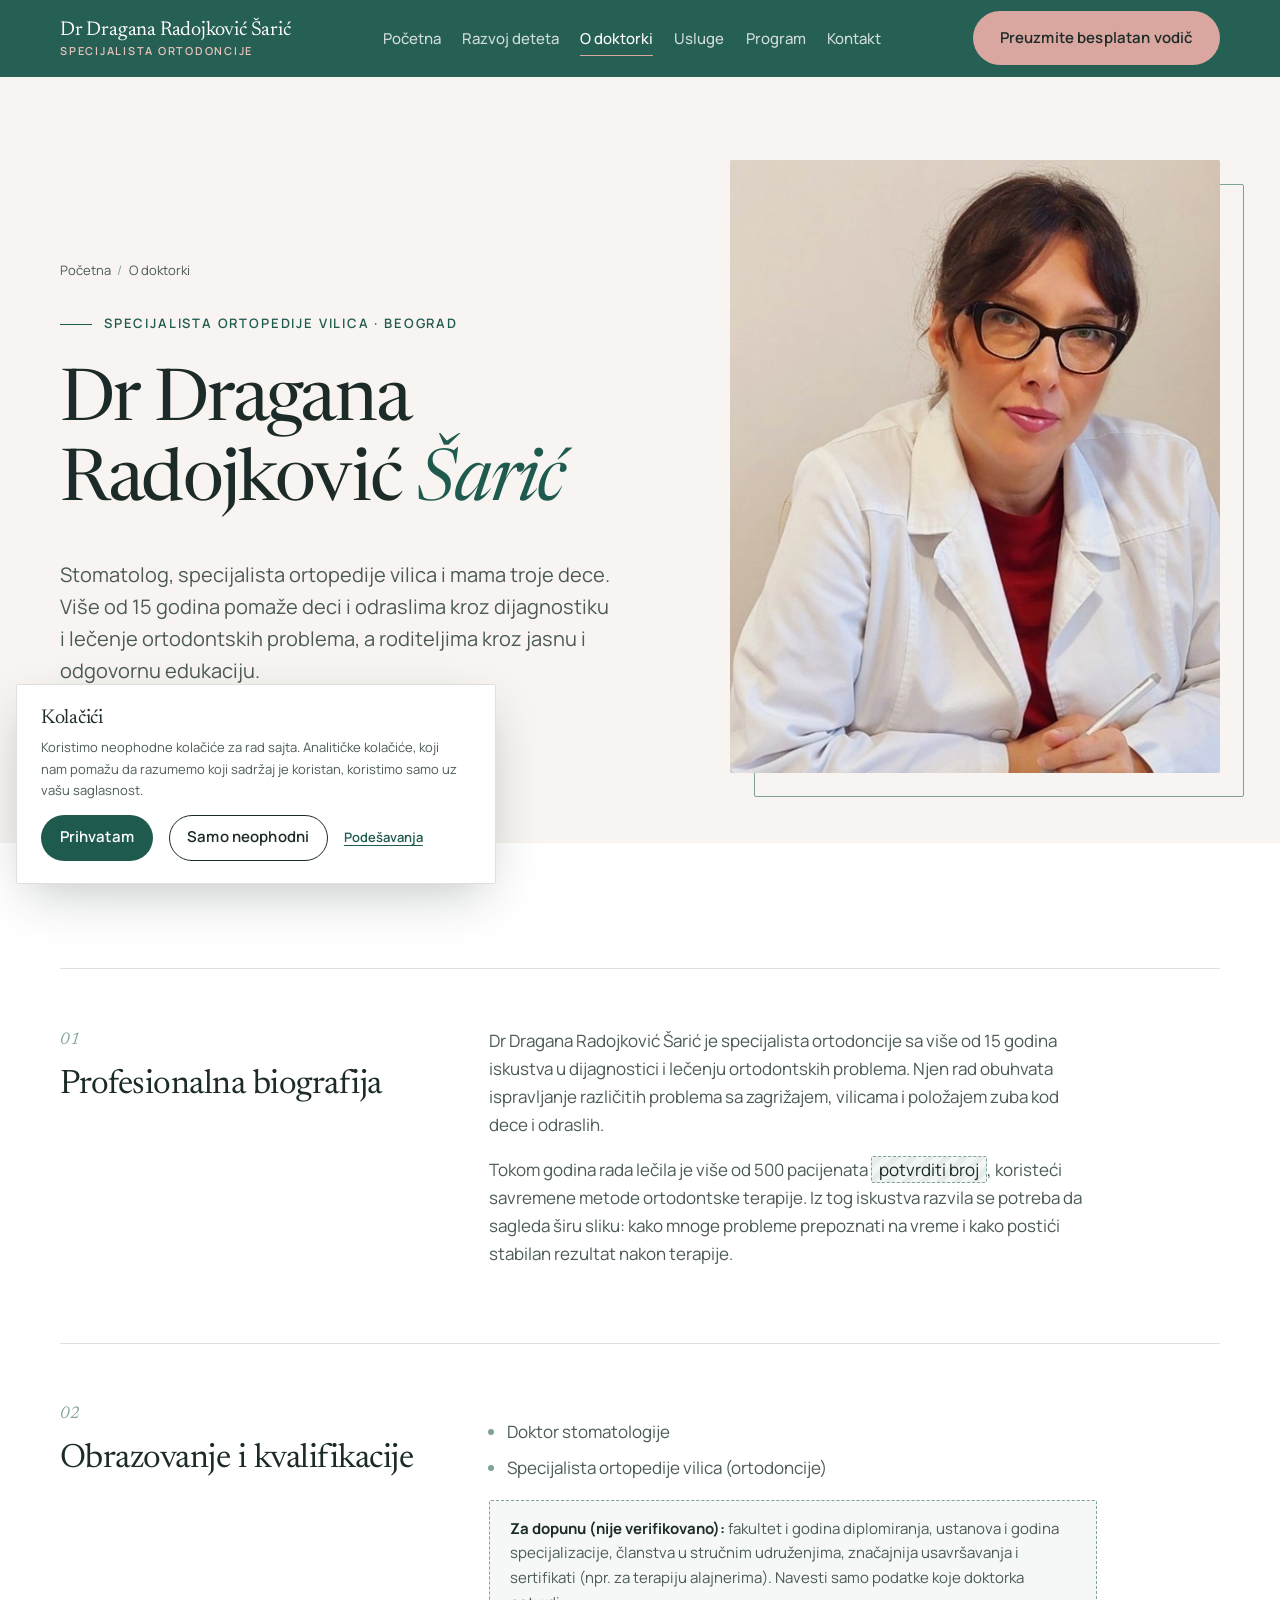
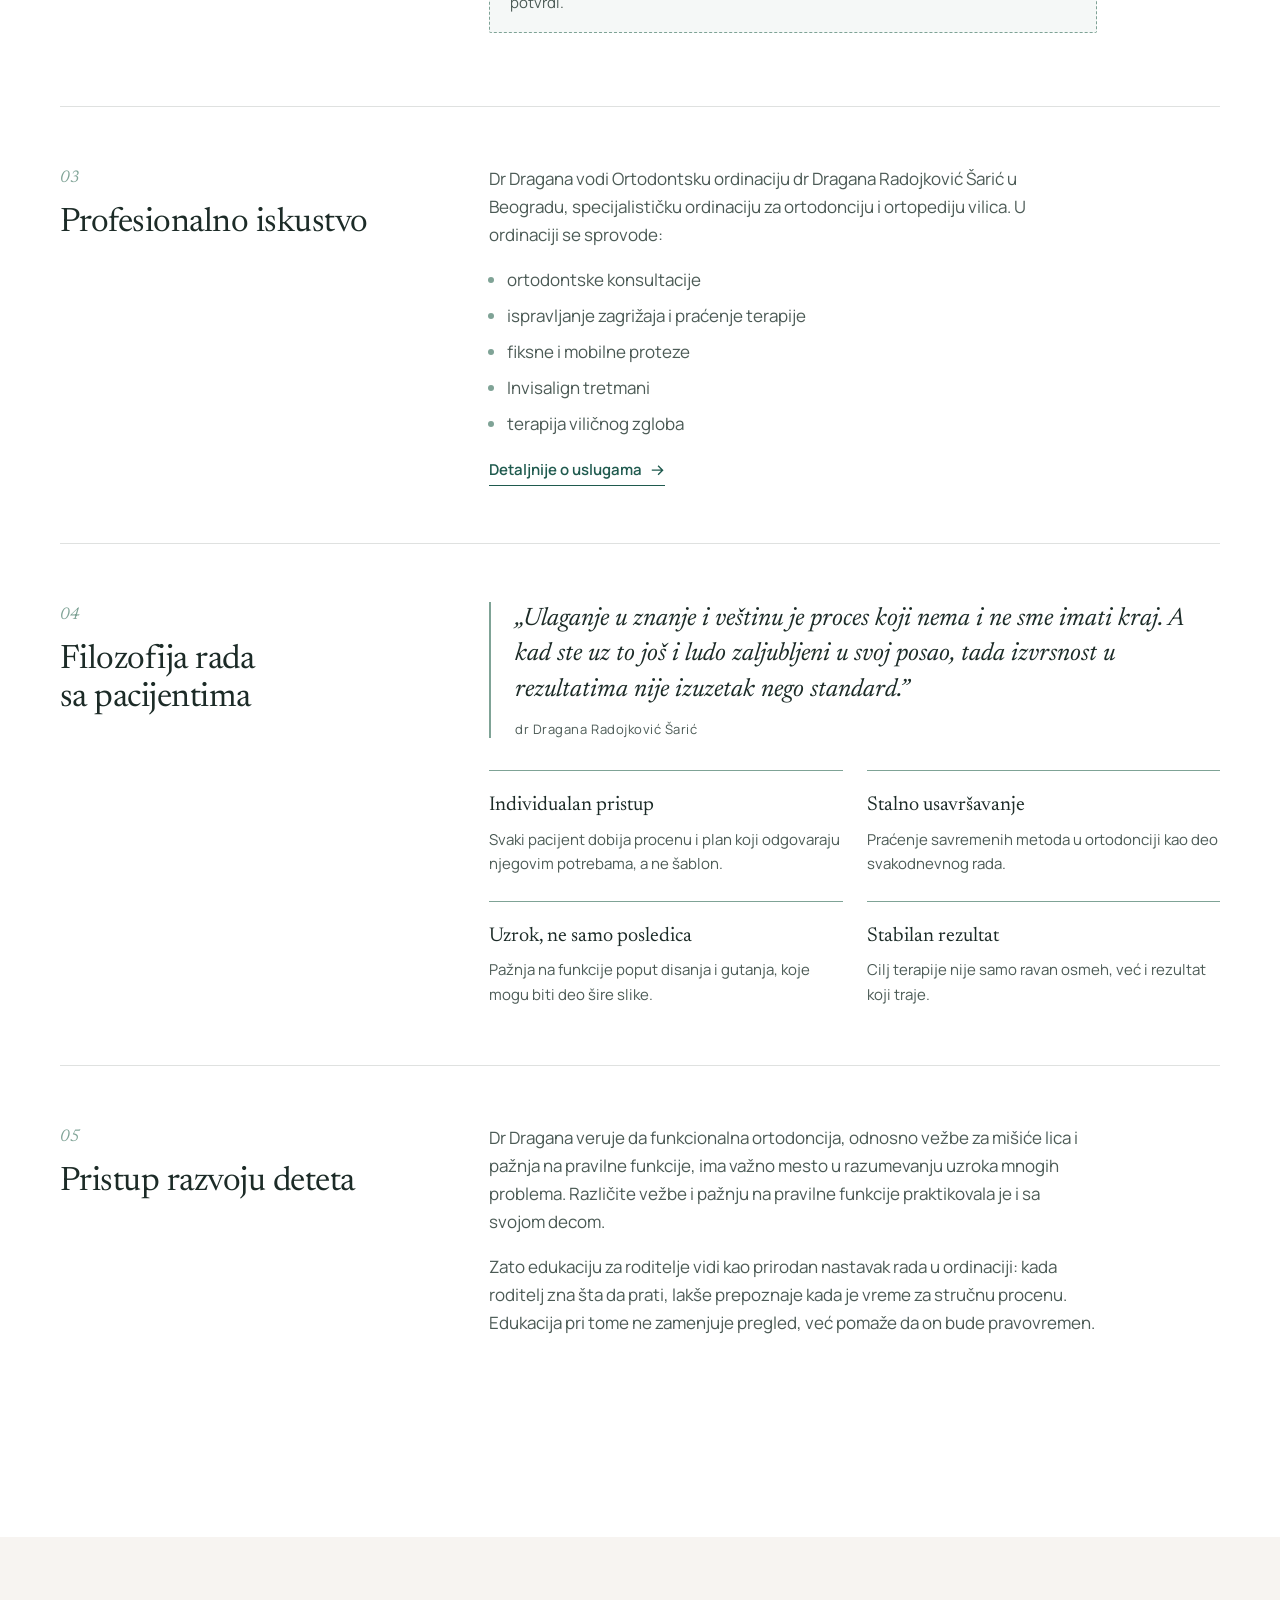
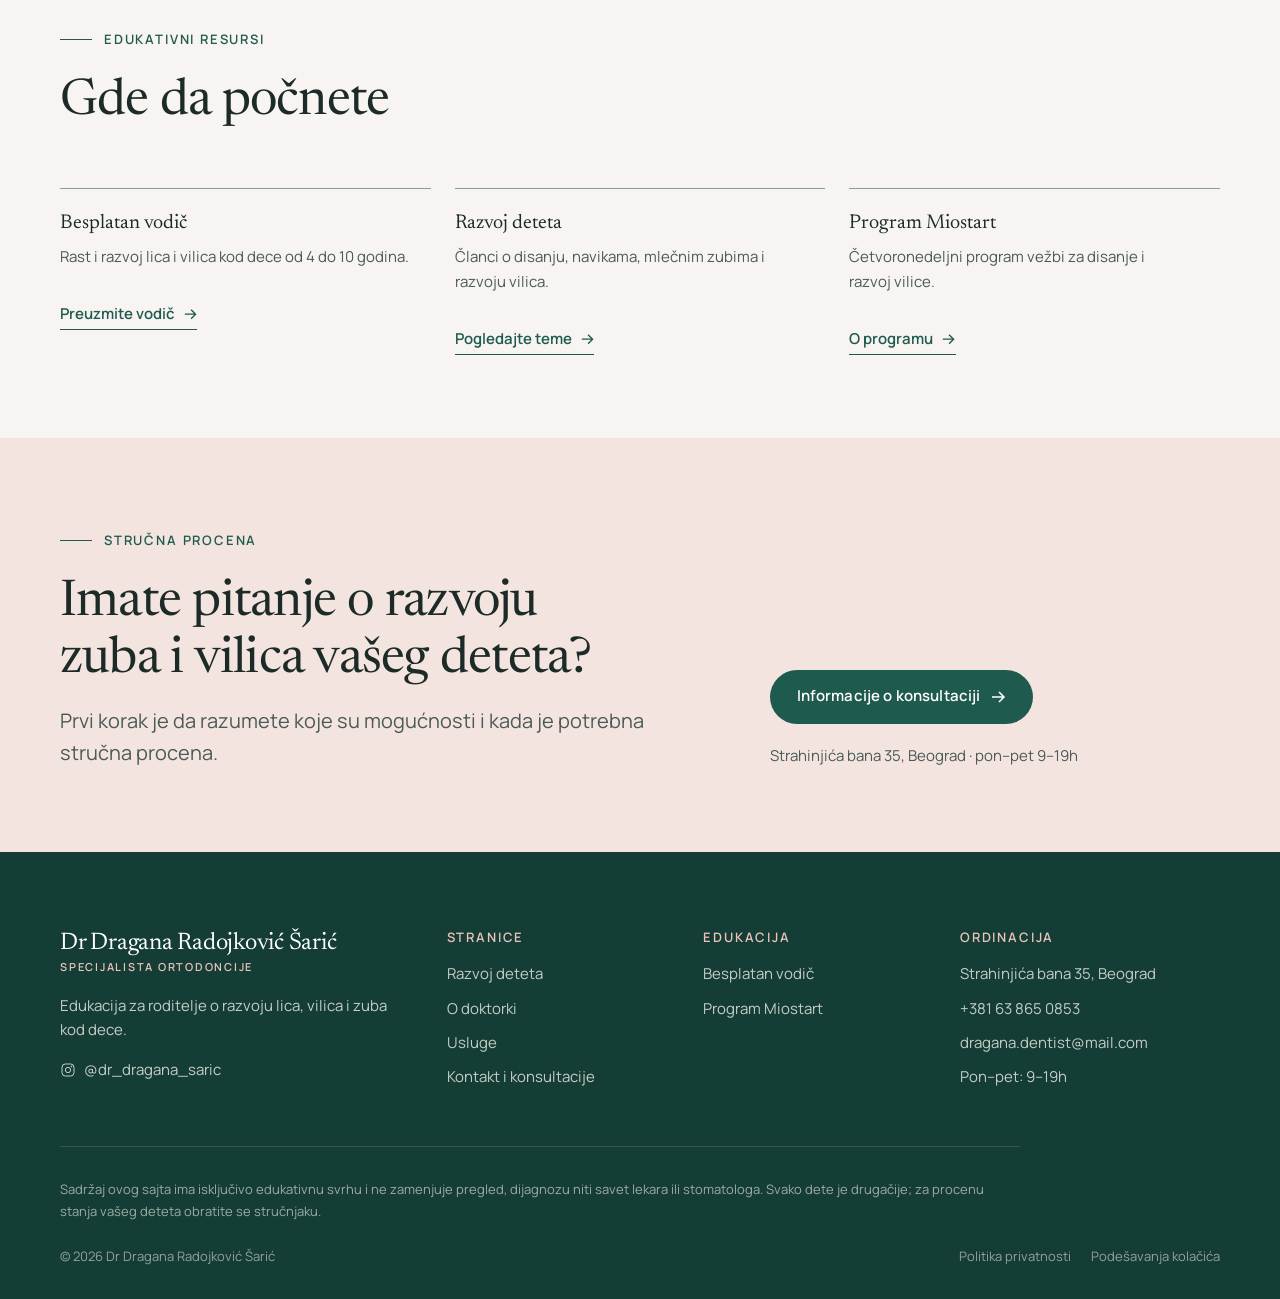
<file: o-doktorki.html>
<!doctype html>
<html lang="sr-Latn" class="no-js">
<head>
  <meta charset="utf-8">
  <meta name="viewport" content="width=device-width, initial-scale=1">
  <meta name="robots" content="noindex, nofollow"><!-- ukloniti pri objavi na pravom domenu -->
  <title>O doktorki — dr Dragana Radojković Šarić, specijalista ortodoncije</title>
  <meta name="description" content="Dr Dragana Radojković Šarić, specijalista ortopedije vilica sa više od 15 godina iskustva u dijagnostici i lečenju ortodontskih problema kod dece i odraslih. Beograd.">
  <link rel="canonical" href="https://DOMEN.rs/o-doktorki">
  <meta property="og:title" content="O dr Dragani Radojković Šarić">
  <meta property="og:image" content="assets/img/dr-dragana-portret.png">
  <link rel="preconnect" href="https://fonts.googleapis.com">
  <link rel="preconnect" href="https://fonts.gstatic.com" crossorigin>
  <link href="https://fonts.googleapis.com/css2?family=Manrope:wght@400;500;600;700&family=Newsreader:ital,opsz,wght@0,6..72,300;0,6..72,400;0,6..72,500;1,6..72,300;1,6..72,400&display=swap&subset=latin-ext" rel="stylesheet">
  <link rel="stylesheet" href="css/style.css">
  <script type="application/ld+json">
  {
    "@context": "https://schema.org",
    "@type": "Person",
    "name": "Dragana Radojković Šarić",
    "honorificPrefix": "dr",
    "jobTitle": "Specijalista ortopedije vilica (ortodoncije)",
    "worksFor": { "@type": "Dentist", "name": "Ortodontska ordinacija dr Dragana Radojković Šarić", "address": { "@type": "PostalAddress", "streetAddress": "Strahinjića bana 35", "addressLocality": "Beograd", "addressCountry": "RS" } },
    "sameAs": ["https://www.instagram.com/dr_dragana_saric/"]
  }
  </script>
</head>
<body>
  <a class="skip-link" href="#sadrzaj">Preskoči na sadržaj</a>

  <header class="site-header">
    <div class="container header-inner">
      <a class="brand" href="index.html" aria-label="Dr Dragana Radojković Šarić — početna">
        <span class="brand__name">Dr Dragana Radojković Šarić</span>
        <span class="brand__title">Specijalista ortodoncije</span>
      </a>
      <nav class="nav" aria-label="Glavna navigacija">
        <ul>
          <li><a href="index.html">Početna</a></li>
          <li><a href="razvoj-deteta.html">Razvoj deteta</a></li>
          <li><a href="o-doktorki.html" aria-current="page">O doktorki</a></li>
          <li><a href="usluge.html">Usluge</a></li>
          <li><a href="program.html">Program</a></li>
          <li><a href="kontakt.html">Kontakt</a></li>
        </ul>
      </nav>
      <a class="btn btn--primary header-cta" href="vodic.html" data-track="guide_cta_click">Preuzmite besplatan vodič</a>
      <button class="menu-toggle" aria-expanded="false" aria-controls="mobile-nav">
        <span class="menu-toggle__label">Meni</span><span class="menu-toggle__bars" aria-hidden="true"></span>
      </button>
    </div>
  </header>
  <div class="mobile-nav" id="mobile-nav" hidden>
    <nav aria-label="Mobilna navigacija">
      <ul>
        <li><a href="index.html">Početna</a></li>
        <li><a href="razvoj-deteta.html">Razvoj deteta</a></li>
        <li><a href="o-doktorki.html" aria-current="page">O doktorki</a></li>
        <li><a href="usluge.html">Usluge</a></li>
        <li><a href="vodic.html">Besplatan vodič</a></li>
        <li><a href="program.html">Program</a></li>
        <li><a href="kontakt.html">Kontakt</a></li>
      </ul>
    </nav>
    <a class="btn btn--primary btn--block" href="vodic.html" data-track="guide_cta_click">Preuzmite besplatan vodič</a>
  </div>

  <main id="sadrzaj">
    <!-- 1. Uvod -->
    <section class="page-hero">
      <div class="container bio-hero">
        <div>
          <nav class="breadcrumbs" aria-label="Putanja"><a href="index.html">Početna</a><span>/</span>O doktorki</nav>
          <p class="hero__credibility">Specijalista ortopedije vilica · Beograd</p>
          <h1>Dr Dragana Radojković <em>Šarić</em></h1>
          <p class="lead">Stomatolog, specijalista ortopedije vilica i mama troje dece. Više od 15 godina pomaže deci i odraslima kroz dijagnostiku i lečenje ortodontskih problema, a roditeljima kroz jasnu i odgovornu edukaciju.</p>
          <div class="btn-row mt-2">
            <a class="btn btn--primary" href="kontakt.html" data-track="consultation_cta_click">Informacije o konsultaciji</a>
            <a class="btn btn--ghost" href="vodic.html" data-track="guide_cta_click">Besplatan vodič</a>
          </div>
        </div>
        <figure class="portrait">
          <div class="portrait__frame">
            <img src="assets/img/dr-dragana-portret.png" width="1176" height="1336" alt="Dr Dragana Radojković Šarić u belom mantilu" fetchpriority="high">
          </div>
        </figure>
      </div>
    </section>

    <section class="section section--white">
      <div class="container bio-sections">

        <!-- 2. Biografija -->
        <div class="bio-row reveal">
          <div><span class="bio-row__num">01</span><h2>Profesionalna biografija</h2></div>
          <div class="prose">
            <p>Dr Dragana Radojković Šarić je specijalista ortodoncije sa više od 15 godina iskustva u dijagnostici i lečenju ortodontskih problema. Njen rad obuhvata ispravljanje različitih problema sa zagrižajem, vilicama i položajem zuba kod dece i odraslih.</p>
            <p>Tokom godina rada lečila je više od 500 pacijenata <mark class="ph" title="Potvrditi da je broj aktuelan">potvrditi broj</mark>, koristeći savremene metode ortodontske terapije. Iz tog iskustva razvila se potreba da sagleda širu sliku: kako mnoge probleme prepoznati na vreme i kako postići stabilan rezultat nakon terapije.</p>
          </div>
        </div>

        <!-- 3. Obrazovanje -->
        <div class="bio-row reveal">
          <div><span class="bio-row__num">02</span><h2>Obrazovanje i kvalifikacije</h2></div>
          <div class="prose">
            <ul>
              <li>Doktor stomatologije</li>
              <li>Specijalista ortopedije vilica (ortodoncije)</li>
            </ul>
            <div class="ph-block"><strong>Za dopunu (nije verifikovano):</strong> fakultet i godina diplomiranja, ustanova i godina specijalizacije, članstva u stručnim udruženjima, značajnija usavršavanja i sertifikati (npr. za terapiju alajnerima). Navesti samo podatke koje doktorka potvrdi.</div>
          </div>
        </div>

        <!-- 4. Iskustvo -->
        <div class="bio-row reveal">
          <div><span class="bio-row__num">03</span><h2>Profesionalno iskustvo</h2></div>
          <div class="prose">
            <p>Dr Dragana vodi Ortodontsku ordinaciju dr Dragana Radojković Šarić u Beogradu, specijalističku ordinaciju za ortodonciju i ortopediju vilica. U ordinaciji se sprovode:</p>
            <ul>
              <li>ortodontske konsultacije</li>
              <li>ispravljanje zagrižaja i praćenje terapije</li>
              <li>fiksne i mobilne proteze</li>
              <li>Invisalign tretmani</li>
              <li>terapija viličnog zgloba</li>
            </ul>
            <a class="link-arrow" href="usluge.html">Detaljnije o uslugama <svg viewBox="0 0 16 16" fill="none" stroke="currentColor" stroke-width="1.5" aria-hidden="true"><path d="M2 8h12M9 3l5 5-5 5"/></svg></a>
          </div>
        </div>

        <!-- 5. Filozofija -->
        <div class="bio-row reveal">
          <div><span class="bio-row__num">04</span><h2>Filozofija rada sa pacijentima</h2></div>
          <div>
            <blockquote class="quote">„Ulaganje u znanje i veštinu je proces koji nema i ne sme imati kraj. A kad ste uz to još i ludo zaljubljeni u svoj posao, tada izvrsnost u rezultatima nije izuzetak nego standard.”<cite>dr Dragana Radojković Šarić</cite></blockquote>
            <div class="principles">
              <div class="principle"><strong>Individualan pristup</strong><p>Svaki pacijent dobija procenu i plan koji odgovaraju njegovim potrebama, a ne šablon.</p></div>
              <div class="principle"><strong>Stalno usavršavanje</strong><p>Praćenje savremenih metoda u ortodonciji kao deo svakodnevnog rada.</p></div>
              <div class="principle"><strong>Uzrok, ne samo posledica</strong><p>Pažnja na funkcije poput disanja i gutanja, koje mogu biti deo šire slike.</p></div>
              <div class="principle"><strong>Stabilan rezultat</strong><p>Cilj terapije nije samo ravan osmeh, već i rezultat koji traje.</p></div>
            </div>
          </div>
        </div>

        <!-- 6. Pristup razvoju deteta -->
        <div class="bio-row reveal">
          <div><span class="bio-row__num">05</span><h2>Pristup razvoju deteta</h2></div>
          <div class="prose">
            <p>Dr Dragana veruje da funkcionalna ortodoncija, odnosno vežbe za mišiće lica i pažnja na pravilne funkcije, ima važno mesto u razumevanju uzroka mnogih problema. Različite vežbe i pažnju na pravilne funkcije praktikovala je i sa svojom decom.</p>
            <p>Zato edukaciju za roditelje vidi kao prirodan nastavak rada u ordinaciji: kada roditelj zna šta da prati, lakše prepoznaje kada je vreme za stručnu procenu. Edukacija pri tome ne zamenjuje pregled, već pomaže da on bude pravovremen.</p>
          </div>
        </div>
      </div>
    </section>

    <!-- 7. Resursi -->
    <section class="section section--tight">
      <div class="container">
        <div class="section-head reveal">
          <p class="eyebrow">Edukativni resursi</p>
          <h2>Gde da počnete</h2>
        </div>
        <div class="principles reveal" style="grid-template-columns:repeat(auto-fit,minmax(240px,1fr))">
          <div class="principle"><strong>Besplatan vodič</strong><p>Rast i razvoj lica i vilica kod dece od 4 do 10 godina.</p><a class="link-arrow mt-2" href="vodic.html" data-track="guide_cta_click">Preuzmite vodič <svg viewBox="0 0 16 16" fill="none" stroke="currentColor" stroke-width="1.5" aria-hidden="true"><path d="M2 8h12M9 3l5 5-5 5"/></svg></a></div>
          <div class="principle"><strong>Razvoj deteta</strong><p>Članci o disanju, navikama, mlečnim zubima i razvoju vilica.</p><a class="link-arrow mt-2" href="razvoj-deteta.html">Pogledajte teme <svg viewBox="0 0 16 16" fill="none" stroke="currentColor" stroke-width="1.5" aria-hidden="true"><path d="M2 8h12M9 3l5 5-5 5"/></svg></a></div>
          <div class="principle"><strong>Program Miostart</strong><p>Četvoronedeljni program vežbi za disanje i razvoj vilice.</p><a class="link-arrow mt-2" href="program.html" data-track="program_cta_click">O programu <svg viewBox="0 0 16 16" fill="none" stroke="currentColor" stroke-width="1.5" aria-hidden="true"><path d="M2 8h12M9 3l5 5-5 5"/></svg></a></div>
        </div>
      </div>
    </section>

    <!-- 8. Konsultacija -->
    <section class="section section--beige section--tight">
      <div class="container consult">
        <div>
          <p class="eyebrow">Stručna procena</p>
          <h2>Imate pitanje o razvoju zuba i vilica vašeg deteta?</h2>
          <p class="lead mb-0">Prvi korak je da razumete koje su mogućnosti i kada je potrebna stručna procena.</p>
        </div>
        <div class="consult__aside">
          <a class="btn btn--primary" href="kontakt.html" data-track="consultation_cta_click">Informacije o konsultaciji
            <svg viewBox="0 0 16 16" fill="none" stroke="currentColor" stroke-width="1.5" aria-hidden="true"><path d="M2 8h12M9 3l5 5-5 5"/></svg></a>
          <p class="mb-0">Strahinjića bana 35, Beograd · pon–pet 9–19h</p>
        </div>
      </div>
    </section>
  </main>

  <footer class="site-footer">
    <div class="container">
      <div class="footer-grid">
        <div class="footer-brand">
          <a class="brand" href="index.html"><span class="brand__name">Dr Dragana Radojković Šarić</span><span class="brand__title">Specijalista ortodoncije</span></a>
          <p>Edukacija za roditelje o razvoju lica, vilica i zuba kod dece.</p>
          <a class="ig-link" href="https://www.instagram.com/dr_dragana_saric/" target="_blank" rel="noopener">
            <svg viewBox="0 0 24 24" fill="none" stroke="currentColor" stroke-width="1.5" aria-hidden="true"><rect x="3" y="3" width="18" height="18" rx="5"/><circle cx="12" cy="12" r="4"/><circle cx="17.3" cy="6.7" r=".6" fill="currentColor"/></svg>@dr_dragana_saric</a>
        </div>
        <div>
          <h4>Stranice</h4>
          <ul>
            <li><a href="razvoj-deteta.html">Razvoj deteta</a></li>
            <li><a href="o-doktorki.html">O doktorki</a></li>
            <li><a href="usluge.html">Usluge</a></li>
            <li><a href="kontakt.html">Kontakt i konsultacije</a></li>
          </ul>
        </div>
        <div>
          <h4>Edukacija</h4>
          <ul>
            <li><a href="vodic.html">Besplatan vodič</a></li>
            <li><a href="program.html">Program Miostart</a></li>
          </ul>
        </div>
        <div>
          <h4>Ordinacija</h4>
          <address>
            <span>Strahinjića bana 35, Beograd</span>
            <a href="tel:+381638650853">+381 63 865 0853</a>
            <a href="mailto:dragana.dentist@mail.com">dragana.dentist@mail.com</a>
            <span>Pon–pet: 9–19h</span>
          </address>
        </div>
      </div>
      <p class="footer-disclaimer">Sadržaj ovog sajta ima isključivo edukativnu svrhu i ne zamenjuje pregled, dijagnozu niti savet lekara ili stomatologa. Svako dete je drugačije; za procenu stanja vašeg deteta obratite se stručnjaku.</p>
      <div class="footer-bottom">
        <span>© <span data-year>2026</span> Dr Dragana Radojković Šarić</span>
        <nav aria-label="Pravne informacije">
          <a href="politika-privatnosti.html">Politika privatnosti</a>
          <button type="button" data-open-cookies>Podešavanja kolačića</button>
        </nav>
      </div>
    </div>
  </footer>

  <div class="cookie" data-cookie role="dialog" aria-labelledby="cookie-naslov" hidden>
    <h2 id="cookie-naslov">Kolačići</h2>
    <p>Koristimo neophodne kolačiće za rad sajta. Analitičke kolačiće, koji nam pomažu da razumemo koji sadržaj je koristan, koristimo samo uz vašu saglasnost.</p>
    <div class="cookie__options" data-cookie-options hidden>
      <label><input type="checkbox" checked disabled><span>Neophodni<small>Potrebni za osnovni rad sajta.</small></span></label>
      <label><input type="checkbox" data-cookie-analytics><span>Analitički<small>Anonimna statistika poseta.</small></span></label>
      <button class="btn btn--ghost" type="button" data-cookie-action="save">Sačuvaj izbor</button>
    </div>
    <div class="btn-row">
      <button class="btn btn--primary" type="button" data-cookie-action="accept">Prihvatam</button>
      <button class="btn btn--ghost" type="button" data-cookie-action="reject">Samo neophodni</button>
      <button class="text-btn" type="button" data-cookie-action="customize">Podešavanja</button>
    </div>
  </div>

  <script src="js/main.js" defer></script>
</body>
</html>
</file>
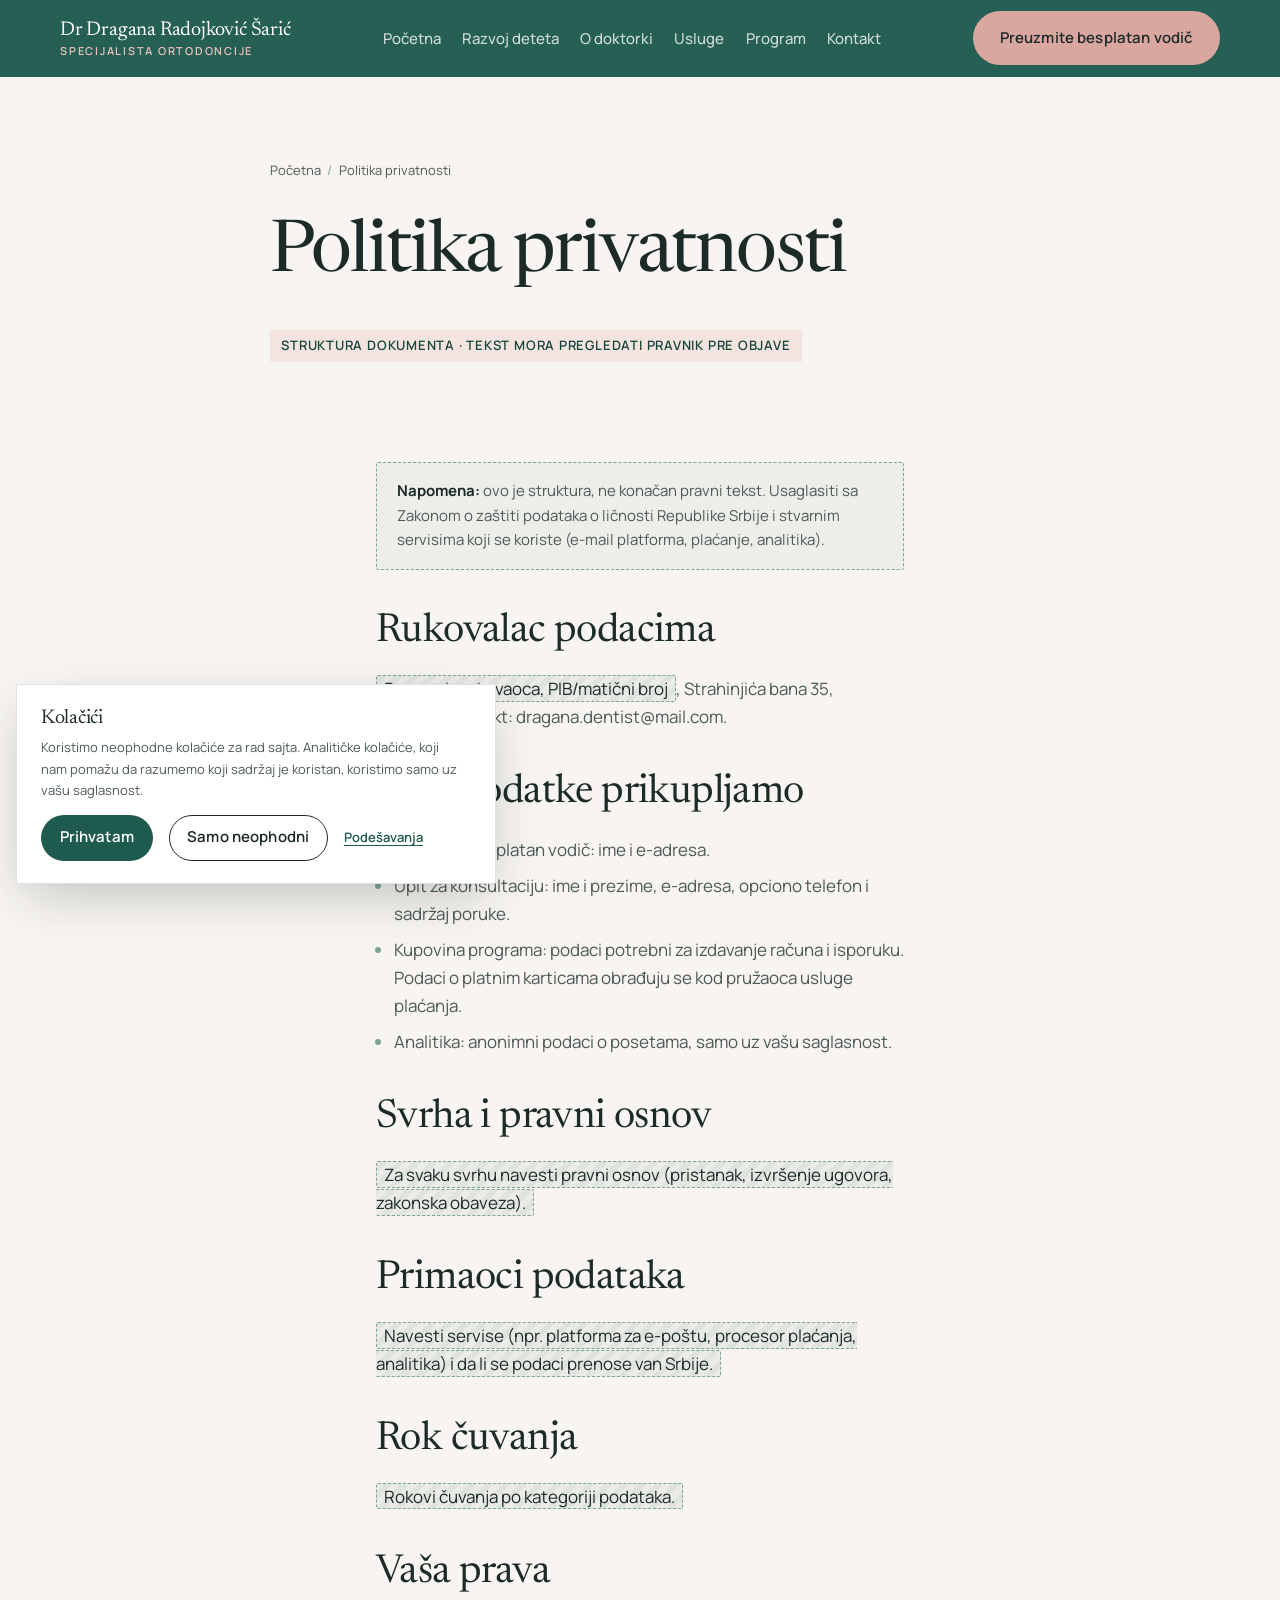
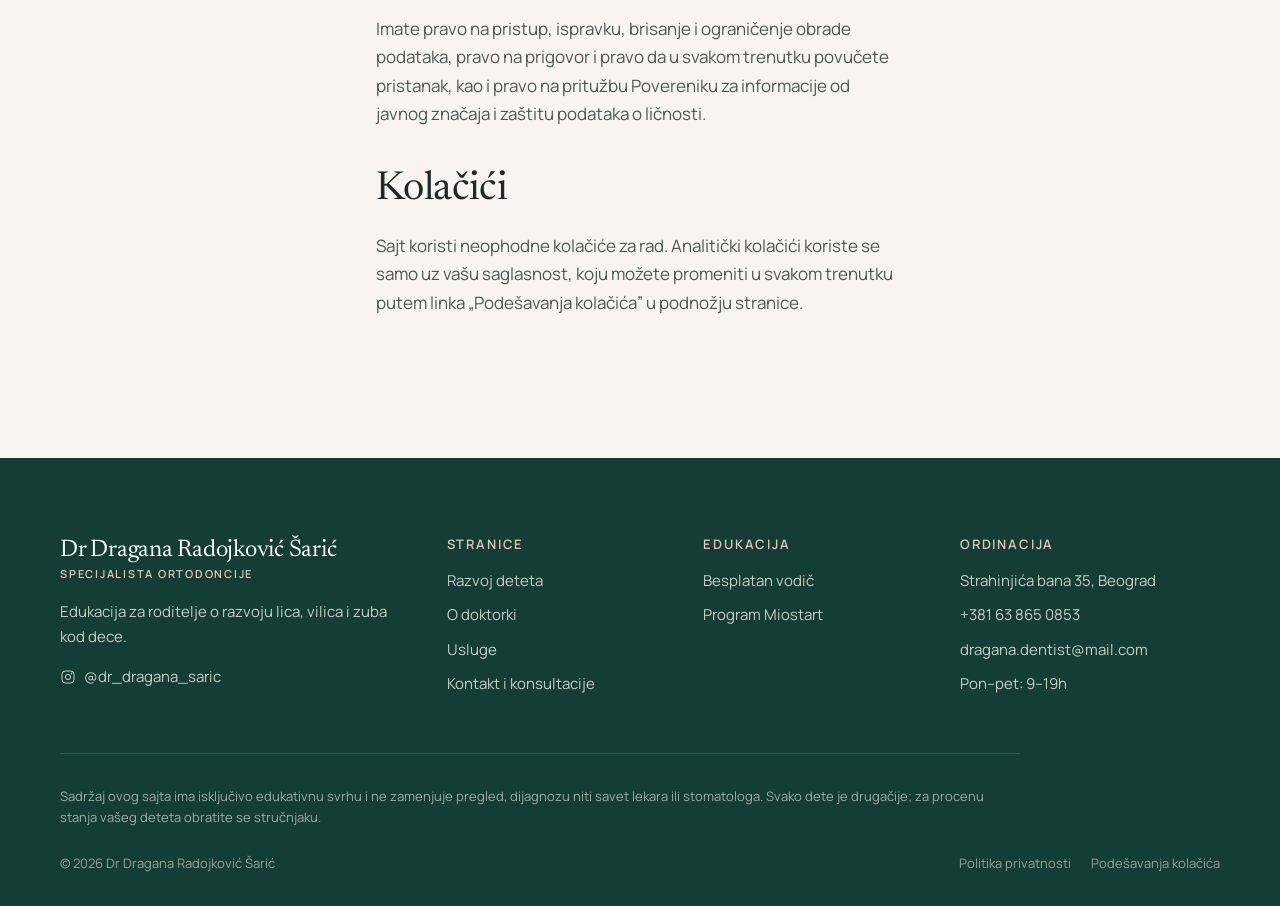
<file: politika-privatnosti.html>
<!doctype html>
<html lang="sr-Latn" class="no-js">
<head>
  <meta charset="utf-8">
  <meta name="viewport" content="width=device-width, initial-scale=1">
  <title>Politika privatnosti | Dr Dragana Radojković Šarić</title>
  <meta name="description" content="Kako prikupljamo i koristimo lične podatke na sajtu dr Dragane Radojković Šarić.">
  <meta name="robots" content="noindex">
  <link rel="preconnect" href="https://fonts.googleapis.com">
  <link rel="preconnect" href="https://fonts.gstatic.com" crossorigin>
  <link href="https://fonts.googleapis.com/css2?family=Manrope:wght@400;500;600;700&family=Newsreader:ital,opsz,wght@0,6..72,300;0,6..72,400;0,6..72,500;1,6..72,300;1,6..72,400&display=swap&subset=latin-ext" rel="stylesheet">
  <link rel="stylesheet" href="css/style.css">
</head>
<body>
  <a class="skip-link" href="#sadrzaj">Preskoči na sadržaj</a>

  <header class="site-header">
    <div class="container header-inner">
      <a class="brand" href="index.html" aria-label="Dr Dragana Radojković Šarić — početna">
        <span class="brand__name">Dr Dragana Radojković Šarić</span>
        <span class="brand__title">Specijalista ortodoncije</span>
      </a>
      <nav class="nav" aria-label="Glavna navigacija">
        <ul>
          <li><a href="index.html">Početna</a></li>
          <li><a href="razvoj-deteta.html">Razvoj deteta</a></li>
          <li><a href="o-doktorki.html">O doktorki</a></li>
          <li><a href="usluge.html">Usluge</a></li>
          <li><a href="program.html">Program</a></li>
          <li><a href="kontakt.html">Kontakt</a></li>
        </ul>
      </nav>
      <a class="btn btn--primary header-cta" href="vodic.html" data-track="guide_cta_click">Preuzmite besplatan vodič</a>
      <button class="menu-toggle" aria-expanded="false" aria-controls="mobile-nav">
        <span class="menu-toggle__label">Meni</span><span class="menu-toggle__bars" aria-hidden="true"></span>
      </button>
    </div>
  </header>
  <div class="mobile-nav" id="mobile-nav" hidden>
    <nav aria-label="Mobilna navigacija">
      <ul>
        <li><a href="index.html">Početna</a></li>
        <li><a href="razvoj-deteta.html">Razvoj deteta</a></li>
        <li><a href="o-doktorki.html">O doktorki</a></li>
        <li><a href="usluge.html">Usluge</a></li>
        <li><a href="vodic.html">Besplatan vodič</a></li>
        <li><a href="program.html">Program</a></li>
        <li><a href="kontakt.html">Kontakt</a></li>
      </ul>
    </nav>
    <a class="btn btn--primary btn--block" href="vodic.html" data-track="guide_cta_click">Preuzmite besplatan vodič</a>
  </div>


  <main id="sadrzaj">
    <section class="page-hero">
      <div class="container container--narrow">
        <nav class="breadcrumbs" aria-label="Putanja"><a href="index.html">Početna</a><span>/</span>Politika privatnosti</nav>
        <h1>Politika privatnosti</h1>
        <p class="draft-badge">Struktura dokumenta · tekst mora pregledati pravnik pre objave</p>
      </div>
    </section>
    <section class="section" style="padding-top:0">
      <div class="container container--narrow prose">
        <p class="ph-block"><strong>Napomena:</strong> ovo je struktura, ne konačan pravni tekst. Usaglasiti sa Zakonom o zaštiti podataka o ličnosti Republike Srbije i stvarnim servisima koji se koriste (e-mail platforma, plaćanje, analitika).</p>
        <h2>Rukovalac podacima</h2>
        <p><mark class="ph">Pun naziv rukovaoca, PIB/matični broj</mark>, Strahinjića bana 35, Beograd. Kontakt: dragana.dentist@mail.com.</p>
        <h2>Koje podatke prikupljamo</h2>
        <ul>
          <li>Prijava za besplatan vodič: ime i e-adresa.</li>
          <li>Upit za konsultaciju: ime i prezime, e-adresa, opciono telefon i sadržaj poruke.</li>
          <li>Kupovina programa: podaci potrebni za izdavanje računa i isporuku. Podaci o platnim karticama obrađuju se kod pružaoca usluge plaćanja.</li>
          <li>Analitika: anonimni podaci o posetama, samo uz vašu saglasnost.</li>
        </ul>
        <h2>Svrha i pravni osnov</h2>
        <p><mark class="ph">Za svaku svrhu navesti pravni osnov (pristanak, izvršenje ugovora, zakonska obaveza).</mark></p>
        <h2>Primaoci podataka</h2>
        <p><mark class="ph">Navesti servise (npr. platforma za e-poštu, procesor plaćanja, analitika) i da li se podaci prenose van Srbije.</mark></p>
        <h2>Rok čuvanja</h2>
        <p><mark class="ph">Rokovi čuvanja po kategoriji podataka.</mark></p>
        <h2>Vaša prava</h2>
        <p>Imate pravo na pristup, ispravku, brisanje i ograničenje obrade podataka, pravo na prigovor i pravo da u svakom trenutku povučete pristanak, kao i pravo na pritužbu Povereniku za informacije od javnog značaja i zaštitu podataka o ličnosti.</p>
        <h2>Kolačići</h2>
        <p>Sajt koristi neophodne kolačiće za rad. Analitički kolačići koriste se samo uz vašu saglasnost, koju možete promeniti u svakom trenutku putem linka „Podešavanja kolačića” u podnožju stranice.</p>
      </div>
    </section>
  </main>

  <footer class="site-footer">
    <div class="container">
      <div class="footer-grid">
        <div class="footer-brand">
          <a class="brand" href="index.html"><span class="brand__name">Dr Dragana Radojković Šarić</span><span class="brand__title">Specijalista ortodoncije</span></a>
          <p>Edukacija za roditelje o razvoju lica, vilica i zuba kod dece.</p>
          <a class="ig-link" href="https://www.instagram.com/dr_dragana_saric/" target="_blank" rel="noopener">
            <svg viewBox="0 0 24 24" fill="none" stroke="currentColor" stroke-width="1.5" aria-hidden="true"><rect x="3" y="3" width="18" height="18" rx="5"/><circle cx="12" cy="12" r="4"/><circle cx="17.3" cy="6.7" r=".6" fill="currentColor"/></svg>@dr_dragana_saric</a>
        </div>
        <div>
          <h4>Stranice</h4>
          <ul>
            <li><a href="razvoj-deteta.html">Razvoj deteta</a></li>
            <li><a href="o-doktorki.html">O doktorki</a></li>
            <li><a href="usluge.html">Usluge</a></li>
            <li><a href="kontakt.html">Kontakt i konsultacije</a></li>
          </ul>
        </div>
        <div>
          <h4>Edukacija</h4>
          <ul>
            <li><a href="vodic.html">Besplatan vodič</a></li>
            <li><a href="program.html">Program Miostart</a></li>
          </ul>
        </div>
        <div>
          <h4>Ordinacija</h4>
          <address>
            <span>Strahinjića bana 35, Beograd</span>
            <a href="tel:+381638650853">+381 63 865 0853</a>
            <a href="mailto:dragana.dentist@mail.com">dragana.dentist@mail.com</a>
            <span>Pon–pet: 9–19h</span>
          </address>
        </div>
      </div>
      <p class="footer-disclaimer">Sadržaj ovog sajta ima isključivo edukativnu svrhu i ne zamenjuje pregled, dijagnozu niti savet lekara ili stomatologa. Svako dete je drugačije; za procenu stanja vašeg deteta obratite se stručnjaku.</p>
      <div class="footer-bottom">
        <span>© <span data-year>2026</span> Dr Dragana Radojković Šarić</span>
        <nav aria-label="Pravne informacije">
          <a href="politika-privatnosti.html">Politika privatnosti</a>
          <button type="button" data-open-cookies>Podešavanja kolačića</button>
        </nav>
      </div>
    </div>
  </footer>


  <div class="cookie" data-cookie role="dialog" aria-labelledby="cookie-naslov" hidden>
    <h2 id="cookie-naslov">Kolačići</h2>
    <p>Koristimo neophodne kolačiće za rad sajta. Analitičke kolačiće, koji nam pomažu da razumemo koji sadržaj je koristan, koristimo samo uz vašu saglasnost.</p>
    <div class="cookie__options" data-cookie-options hidden>
      <label><input type="checkbox" checked disabled><span>Neophodni<small>Potrebni za osnovni rad sajta.</small></span></label>
      <label><input type="checkbox" data-cookie-analytics><span>Analitički<small>Anonimna statistika poseta.</small></span></label>
      <button class="btn btn--ghost" type="button" data-cookie-action="save">Sačuvaj izbor</button>
    </div>
    <div class="btn-row">
      <button class="btn btn--primary" type="button" data-cookie-action="accept">Prihvatam</button>
      <button class="btn btn--ghost" type="button" data-cookie-action="reject">Samo neophodni</button>
      <button class="text-btn" type="button" data-cookie-action="customize">Podešavanja</button>
    </div>
  </div>


  <script src="js/main.js" defer></script>
</body>
</html>
</file>
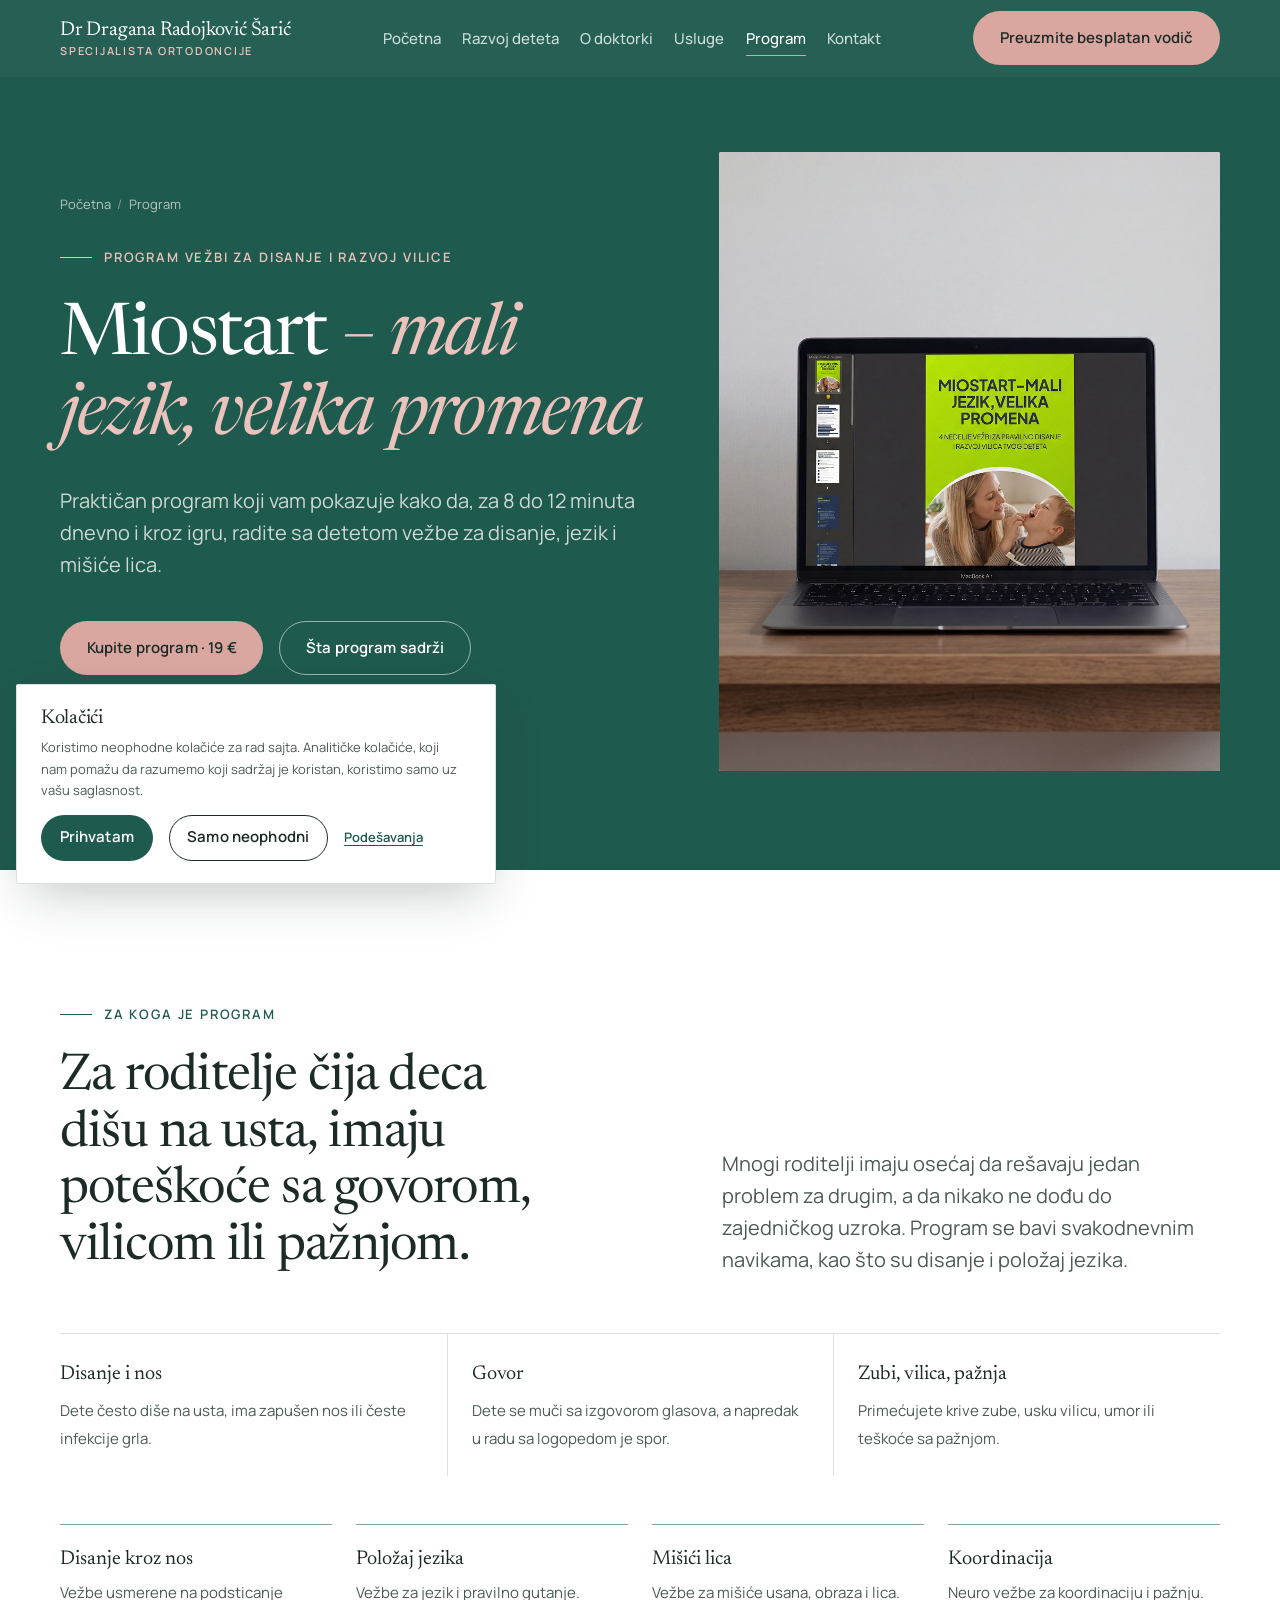
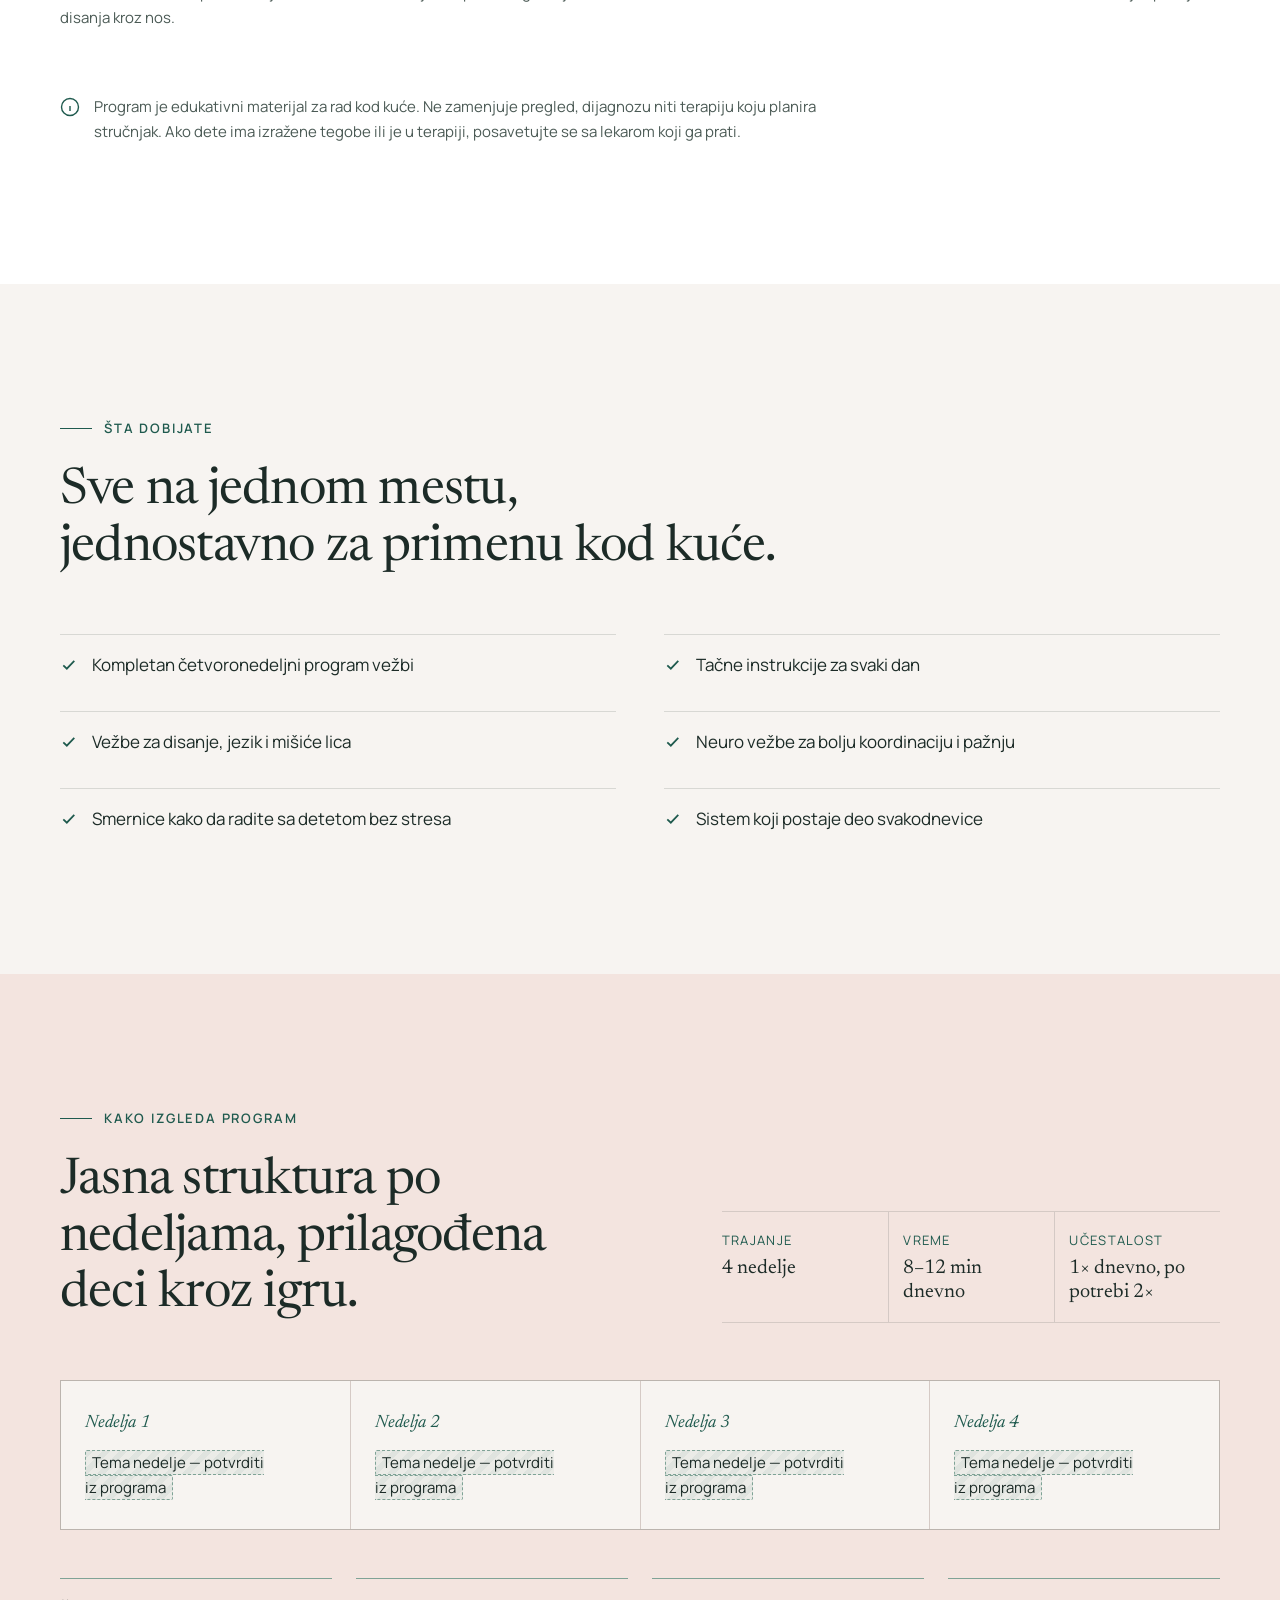
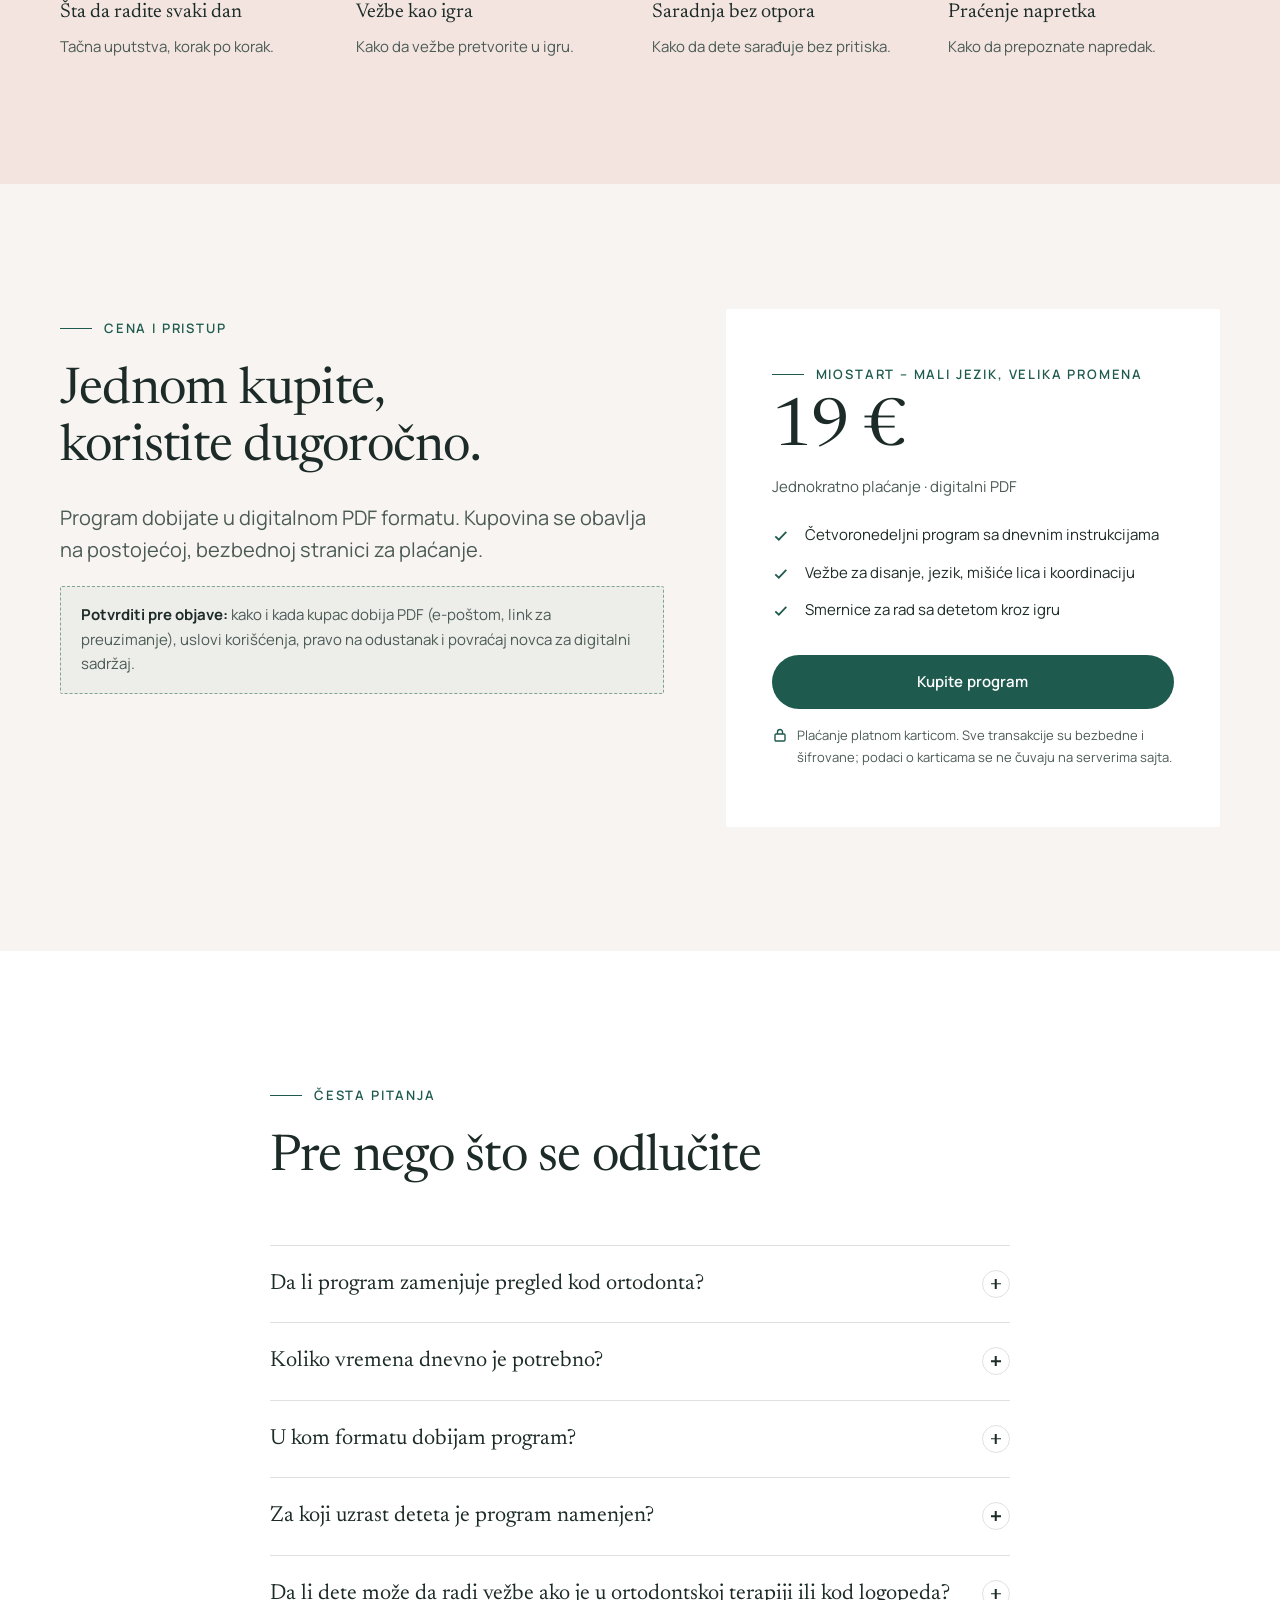
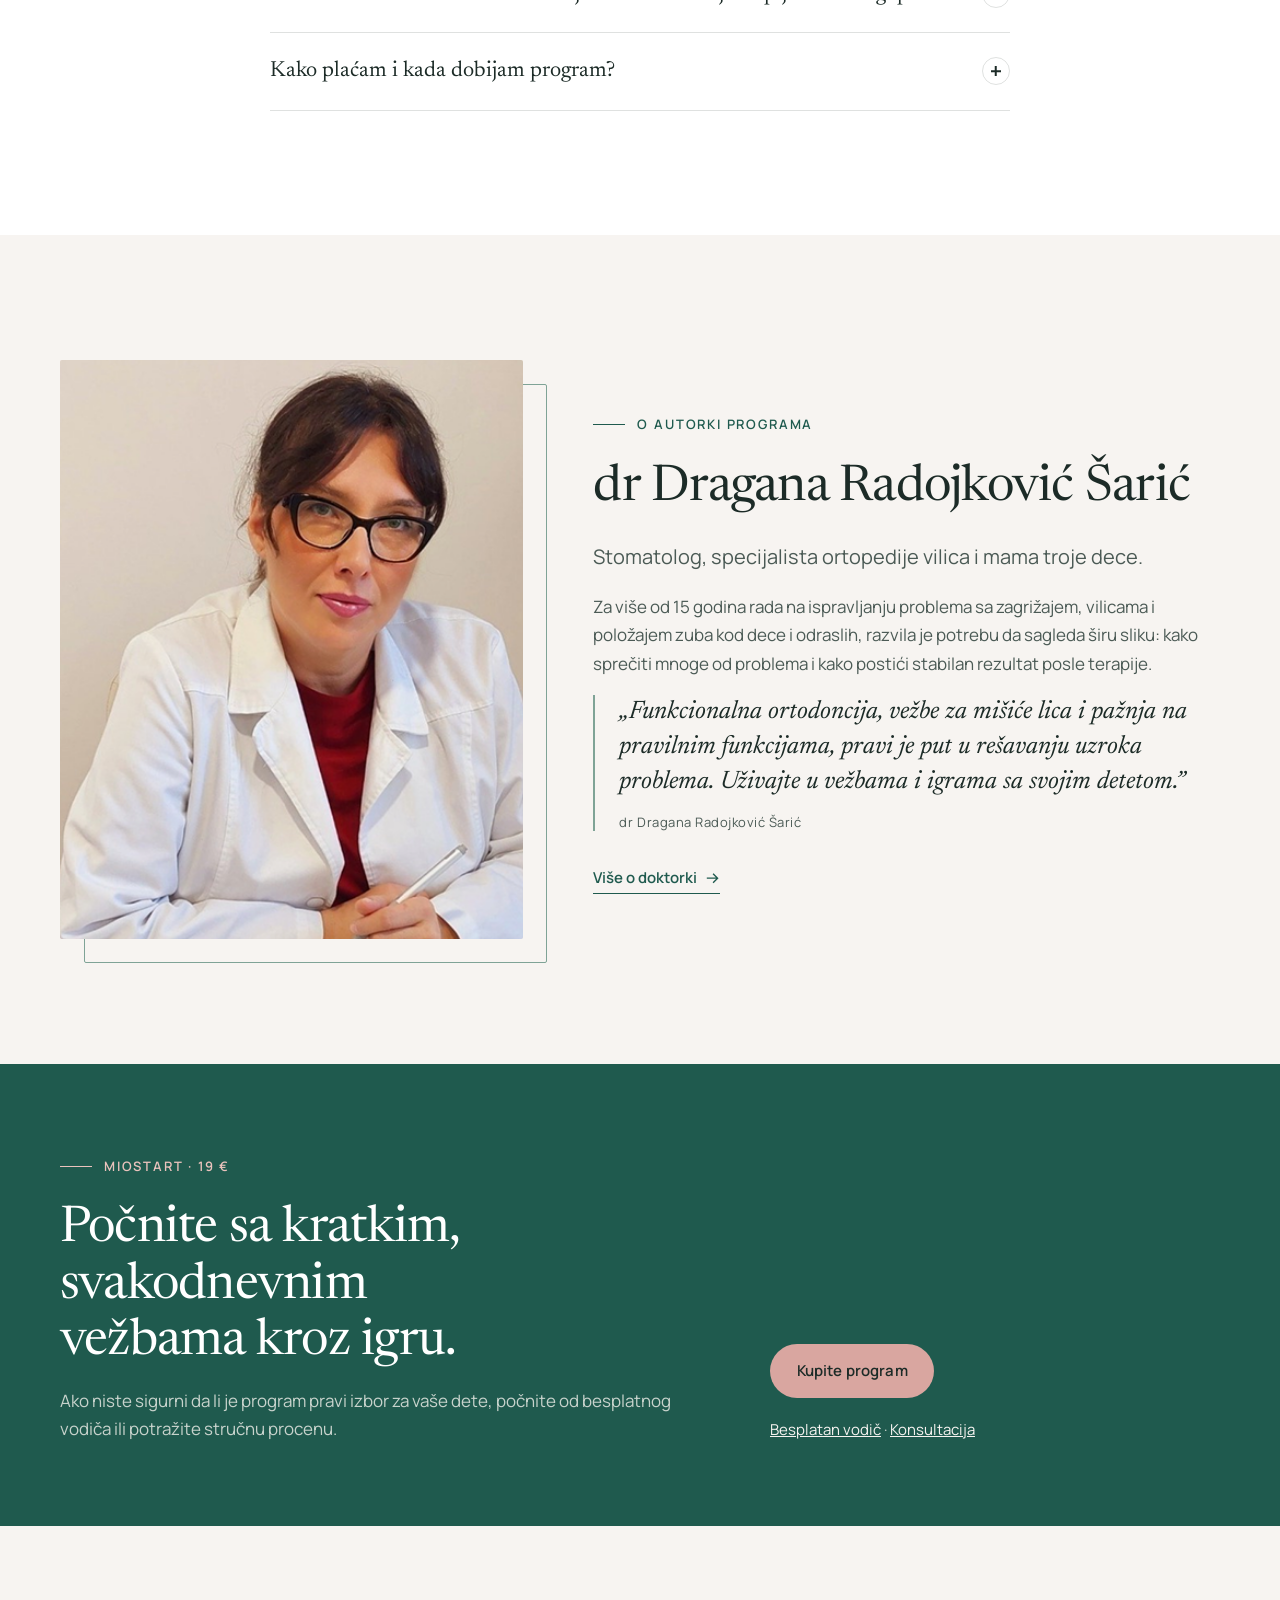
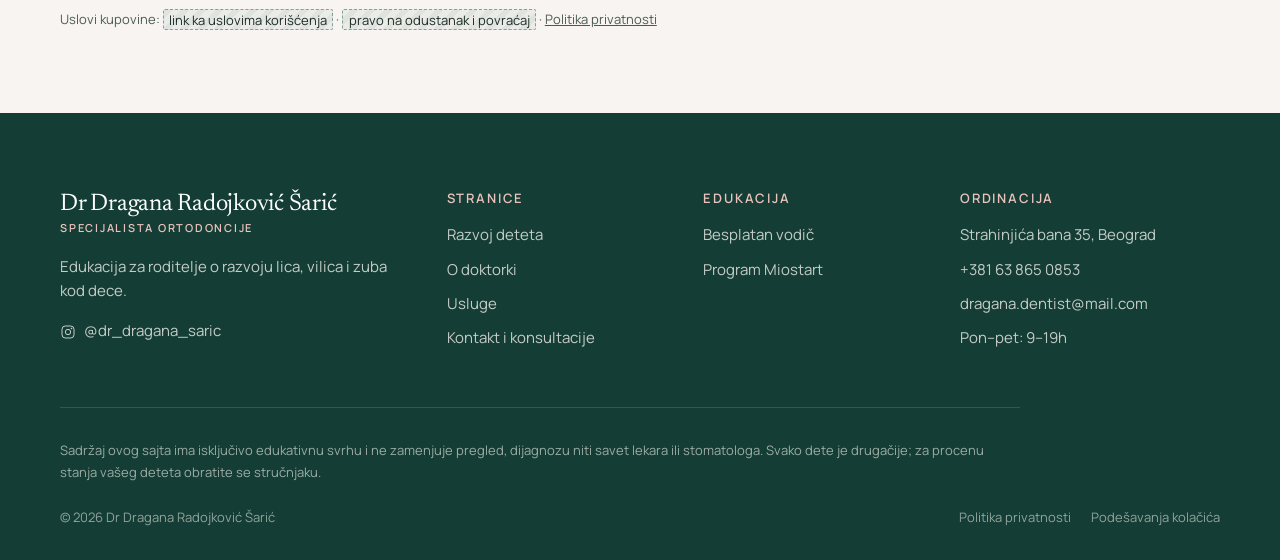
<file: program.html>
<!doctype html>
<html lang="sr-Latn" class="no-js">
<head>
  <meta charset="utf-8">
  <meta name="viewport" content="width=device-width, initial-scale=1">
  <meta name="robots" content="noindex, nofollow"><!-- ukloniti pri objavi na pravom domenu -->
  <title>Miostart — program vežbi za disanje i razvoj vilice | Dr Dragana Radojković Šarić</title>
  <meta name="description" content="Miostart – mali jezik, velika promena: četvoronedeljni program vežbi za disanje, jezik i mišiće lica, 8 do 12 minuta dnevno, u PDF formatu. Autorka: dr Dragana Radojković Šarić.">
  <link rel="canonical" href="https://DOMEN.rs/program">
  <meta property="og:title" content="Miostart — program vežbi za disanje i razvoj vilice">
  <meta property="og:image" content="assets/img/miostart-program.png">
  <link rel="preconnect" href="https://fonts.googleapis.com">
  <link rel="preconnect" href="https://fonts.gstatic.com" crossorigin>
  <link href="https://fonts.googleapis.com/css2?family=Manrope:wght@400;500;600;700&family=Newsreader:ital,opsz,wght@0,6..72,300;0,6..72,400;0,6..72,500;1,6..72,300;1,6..72,400&display=swap&subset=latin-ext" rel="stylesheet">
  <link rel="stylesheet" href="css/style.css">
  <script type="application/ld+json">
  {
    "@context": "https://schema.org",
    "@type": "Product",
    "name": "Miostart – mali jezik, velika promena",
    "description": "Četvoronedeljni program vežbi za disanje i razvoj vilice u PDF formatu.",
    "brand": { "@type": "Person", "name": "dr Dragana Radojković Šarić" },
    "offers": { "@type": "Offer", "price": "19", "priceCurrency": "EUR", "url": "https://razvojlica.ortodont.rs/ponuda/program/" }
  }
  </script>
</head>
<body>
  <a class="skip-link" href="#sadrzaj">Preskoči na sadržaj</a>

  <header class="site-header">
    <div class="container header-inner">
      <a class="brand" href="index.html" aria-label="Dr Dragana Radojković Šarić — početna">
        <span class="brand__name">Dr Dragana Radojković Šarić</span>
        <span class="brand__title">Specijalista ortodoncije</span>
      </a>
      <nav class="nav" aria-label="Glavna navigacija">
        <ul>
          <li><a href="index.html">Početna</a></li>
          <li><a href="razvoj-deteta.html">Razvoj deteta</a></li>
          <li><a href="o-doktorki.html">O doktorki</a></li>
          <li><a href="usluge.html">Usluge</a></li>
          <li><a href="program.html" aria-current="page">Program</a></li>
          <li><a href="kontakt.html">Kontakt</a></li>
        </ul>
      </nav>
      <a class="btn btn--primary header-cta" href="vodic.html" data-track="guide_cta_click">Preuzmite besplatan vodič</a>
      <button class="menu-toggle" aria-expanded="false" aria-controls="mobile-nav">
        <span class="menu-toggle__label">Meni</span><span class="menu-toggle__bars" aria-hidden="true"></span>
      </button>
    </div>
  </header>
  <div class="mobile-nav" id="mobile-nav" hidden>
    <nav aria-label="Mobilna navigacija">
      <ul>
        <li><a href="index.html">Početna</a></li>
        <li><a href="razvoj-deteta.html">Razvoj deteta</a></li>
        <li><a href="o-doktorki.html">O doktorki</a></li>
        <li><a href="usluge.html">Usluge</a></li>
        <li><a href="vodic.html">Besplatan vodič</a></li>
        <li><a href="program.html" aria-current="page">Program</a></li>
        <li><a href="kontakt.html">Kontakt</a></li>
      </ul>
    </nav>
    <a class="btn btn--primary btn--block" href="vodic.html" data-track="guide_cta_click">Preuzmite besplatan vodič</a>
  </div>


  <main id="sadrzaj">
    <!-- 1. Vrednost -->
    <section class="hero">
      <div class="container hero__grid">
        <div>
          <nav class="breadcrumbs" aria-label="Putanja"><a href="index.html">Početna</a><span>/</span>Program</nav>
          <p class="hero__credibility">Program vežbi za disanje i razvoj vilice</p>
          <h1>Miostart <em>– mali jezik, velika promena</em></h1>
          <p class="lead">Praktičan program koji vam pokazuje kako da, za 8 do 12 minuta dnevno i kroz igru, radite sa detetom vežbe za disanje, jezik i mišiće lica.</p>
          <div class="btn-row">
            <a class="btn btn--primary" href="#kupovina" data-track="program_cta_click">Kupite program · 19 €</a>
            <a class="btn btn--ghost" href="#sadrzaj-programa">Šta program sadrži</a>
          </div>
          <p class="hero__note">Digitalni PDF · Jednom kupite, koristite dugoročno</p>
        </div>
        <figure class="program__visual" style="max-height:none">
          <img src="assets/img/miostart-program.png" width="972" height="1200" alt="Korica programa Miostart prikazana na ekranu laptopa" fetchpriority="high">
        </figure>
      </div>
    </section>

    <!-- 2–3. Za koga i šta rešava -->
    <section class="section section--white">
      <div class="container">
        <div class="section-head section-head--split reveal">
          <div>
            <p class="eyebrow">Za koga je program</p>
            <h2 class="mb-0">Za roditelje čija deca dišu na usta, imaju poteškoće sa govorom, vilicom ili pažnjom.</h2>
          </div>
          <p class="lead mb-0">Mnogi roditelji imaju osećaj da rešavaju jedan problem za drugim, a da nikako ne dođu do zajedničkog uzroka. Program se bavi svakodnevnim navikama, kao što su disanje i položaj jezika.</p>
        </div>
        <ul class="problems reveal">
          <li><strong>Disanje i nos</strong><span>Dete često diše na usta, ima zapušen nos ili česte infekcije grla.</span></li>
          <li><strong>Govor</strong><span>Dete se muči sa izgovorom glasova, a napredak u radu sa logopedom je spor.</span></li>
          <li><strong>Zubi, vilica, pažnja</strong><span>Primećujete krive zube, usku vilicu, umor ili teškoće sa pažnjom.</span></li>
        </ul>
        <div class="principles mt-3 reveal" style="grid-template-columns:repeat(auto-fit,minmax(200px,1fr))">
          <div class="principle"><strong>Disanje kroz nos</strong><p>Vežbe usmerene na podsticanje disanja kroz nos.</p></div>
          <div class="principle"><strong>Položaj jezika</strong><p>Vežbe za jezik i pravilno gutanje.</p></div>
          <div class="principle"><strong>Mišići lica</strong><p>Vežbe za mišiće usana, obraza i lica.</p></div>
          <div class="principle"><strong>Koordinacija</strong><p>Neuro vežbe za koordinaciju i pažnju.</p></div>
        </div>
        <p class="disclaimer-inline">
          <svg viewBox="0 0 20 20" fill="none" stroke="currentColor" stroke-width="1.4" aria-hidden="true"><circle cx="10" cy="10" r="8.5"/><path d="M10 9v5M10 6.2v.1"/></svg>
          <span>Program je edukativni materijal za rad kod kuće. Ne zamenjuje pregled, dijagnozu niti terapiju koju planira stručnjak. Ako dete ima izražene tegobe ili je u terapiji, posavetujte se sa lekarom koji ga prati.</span>
        </p>
      </div>
    </section>

    <!-- 4. Šta dobijate -->
    <section class="section" id="sadrzaj-programa">
      <div class="container">
        <div class="section-head reveal">
          <p class="eyebrow">Šta dobijate</p>
          <h2>Sve na jednom mestu, jednostavno za primenu kod kuće.</h2>
        </div>
        <ul class="includes reveal">
          <li><svg viewBox="0 0 16 16" fill="none" stroke="currentColor" stroke-width="1.6" aria-hidden="true"><path d="M3 8.5l3.2 3L13 4.5"/></svg>Kompletan četvoronedeljni program vežbi</li>
          <li><svg viewBox="0 0 16 16" fill="none" stroke="currentColor" stroke-width="1.6" aria-hidden="true"><path d="M3 8.5l3.2 3L13 4.5"/></svg>Tačne instrukcije za svaki dan</li>
          <li><svg viewBox="0 0 16 16" fill="none" stroke="currentColor" stroke-width="1.6" aria-hidden="true"><path d="M3 8.5l3.2 3L13 4.5"/></svg>Vežbe za disanje, jezik i mišiće lica</li>
          <li><svg viewBox="0 0 16 16" fill="none" stroke="currentColor" stroke-width="1.6" aria-hidden="true"><path d="M3 8.5l3.2 3L13 4.5"/></svg>Neuro vežbe za bolju koordinaciju i pažnju</li>
          <li><svg viewBox="0 0 16 16" fill="none" stroke="currentColor" stroke-width="1.6" aria-hidden="true"><path d="M3 8.5l3.2 3L13 4.5"/></svg>Smernice kako da radite sa detetom bez stresa</li>
          <li><svg viewBox="0 0 16 16" fill="none" stroke="currentColor" stroke-width="1.6" aria-hidden="true"><path d="M3 8.5l3.2 3L13 4.5"/></svg>Sistem koji postaje deo svakodnevice</li>
        </ul>
      </div>
    </section>

    <!-- 5–6. Struktura i format -->
    <section class="section section--beige">
      <div class="container">
        <div class="section-head section-head--split reveal">
          <div>
            <p class="eyebrow">Kako izgleda program</p>
            <h2 class="mb-0">Jasna struktura po nedeljama, prilagođena deci kroz igru.</h2>
          </div>
          <dl class="program__specs mb-0" style="border-color:var(--line);margin:0">
            <div><dt style="color:var(--olive)">Trajanje</dt><dd style="color:var(--ink)">4 nedelje</dd></div>
            <div style="border-color:var(--line)"><dt style="color:var(--olive)">Vreme</dt><dd style="color:var(--ink)">8–12 min dnevno</dd></div>
            <div style="border-color:var(--line)"><dt style="color:var(--olive)">Učestalost</dt><dd style="color:var(--ink)">1× dnevno, po potrebi 2×</dd></div>
          </dl>
        </div>
        <div class="weeks reveal">
          <div class="week"><span class="week__n">Nedelja 1</span><p><mark class="ph">Tema nedelje — potvrditi iz programa</mark></p></div>
          <div class="week"><span class="week__n">Nedelja 2</span><p><mark class="ph">Tema nedelje — potvrditi iz programa</mark></p></div>
          <div class="week"><span class="week__n">Nedelja 3</span><p><mark class="ph">Tema nedelje — potvrditi iz programa</mark></p></div>
          <div class="week"><span class="week__n">Nedelja 4</span><p><mark class="ph">Tema nedelje — potvrditi iz programa</mark></p></div>
        </div>
        <div class="principles mt-3 reveal" style="grid-template-columns:repeat(auto-fit,minmax(200px,1fr))">
          <div class="principle"><strong>Šta da radite svaki dan</strong><p>Tačna uputstva, korak po korak.</p></div>
          <div class="principle"><strong>Vežbe kao igra</strong><p>Kako da vežbe pretvorite u igru.</p></div>
          <div class="principle"><strong>Saradnja bez otpora</strong><p>Kako da dete sarađuje bez pritiska.</p></div>
          <div class="principle"><strong>Praćenje napretka</strong><p>Kako da prepoznate napredak.</p></div>
        </div>
      </div>
    </section>

    <!-- 7. Cena i kupovina -->
    <section class="section" id="kupovina">
      <div class="container program" style="align-items:start">
        <div class="reveal">
          <p class="eyebrow">Cena i pristup</p>
          <h2>Jednom kupite, koristite dugoročno.</h2>
          <p class="lead">Program dobijate u digitalnom PDF formatu. Kupovina se obavlja na postojećoj, bezbednoj stranici za plaćanje.</p>
          <div class="ph-block"><strong>Potvrditi pre objave:</strong> kako i kada kupac dobija PDF (e-poštom, link za preuzimanje), uslovi korišćenja, pravo na odustanak i povraćaj novca za digitalni sadržaj.</div>
        </div>
        <div class="price-card reveal">
          <p class="eyebrow" style="margin-bottom:.25rem">Miostart – mali jezik, velika promena</p>
          <p class="price-card__value">19 €</p>
          <p class="small muted">Jednokratno plaćanje · digitalni PDF</p>
          <ul class="checklist">
            <li><svg viewBox="0 0 16 16" fill="none" stroke="currentColor" stroke-width="1.6" aria-hidden="true"><path d="M3 8.5l3.2 3L13 4.5"/></svg>Četvoronedeljni program sa dnevnim instrukcijama</li>
            <li><svg viewBox="0 0 16 16" fill="none" stroke="currentColor" stroke-width="1.6" aria-hidden="true"><path d="M3 8.5l3.2 3L13 4.5"/></svg>Vežbe za disanje, jezik, mišiće lica i koordinaciju</li>
            <li><svg viewBox="0 0 16 16" fill="none" stroke="currentColor" stroke-width="1.6" aria-hidden="true"><path d="M3 8.5l3.2 3L13 4.5"/></svg>Smernice za rad sa detetom kroz igru</li>
          </ul>
          <a class="btn btn--primary btn--block" href="https://razvojlica.ortodont.rs/ponuda/program/#form" data-track="program_checkout_click">Kupite program</a>
          <p class="pay-note"><svg viewBox="0 0 16 16" fill="none" stroke="currentColor" stroke-width="1.4" aria-hidden="true"><rect x="3" y="7" width="10" height="7" rx="1"/><path d="M5.5 7V5a2.5 2.5 0 015 0v2"/></svg>Plaćanje platnom karticom. Sve transakcije su bezbedne i šifrovane; podaci o karticama se ne čuvaju na serverima sajta.</p>
        </div>
      </div>
    </section>

    <!-- 8. FAQ -->
    <section class="section section--white">
      <div class="container container--narrow">
        <div class="section-head reveal">
          <p class="eyebrow">Česta pitanja</p>
          <h2>Pre nego što se odlučite</h2>
        </div>
        <div class="faq reveal">
          <div class="faq__item">
            <button class="faq__q" aria-expanded="false" aria-controls="faq-1">Da li program zamenjuje pregled kod ortodonta?<span class="faq__icon" aria-hidden="true"></span></button>
            <div class="faq__a" id="faq-1" hidden><p>Ne. Miostart je edukativni program za rad kod kuće. Ne zamenjuje pregled, dijagnozu niti individualno planiranu terapiju. Ako imate nedoumicu o razvoju deteta, potražite stručnu procenu.</p></div>
          </div>
          <div class="faq__item">
            <button class="faq__q" aria-expanded="false" aria-controls="faq-2">Koliko vremena dnevno je potrebno?<span class="faq__icon" aria-hidden="true"></span></button>
            <div class="faq__a" id="faq-2" hidden><p>Od 8 do 12 minuta dnevno, jednom dnevno, a po potrebi dva puta. Program traje četiri nedelje.</p></div>
          </div>
          <div class="faq__item">
            <button class="faq__q" aria-expanded="false" aria-controls="faq-3">U kom formatu dobijam program?<span class="faq__icon" aria-hidden="true"></span></button>
            <div class="faq__a" id="faq-3" hidden><p>Program je u digitalnom PDF formatu. Jednom ga kupite i koristite dugoročno.</p></div>
          </div>
          <div class="faq__item">
            <button class="faq__q" aria-expanded="false" aria-controls="faq-4">Za koji uzrast deteta je program namenjen?<span class="faq__icon" aria-hidden="true"></span></button>
            <div class="faq__a" id="faq-4" hidden><p><mark class="ph">Uzrast — potvrditi sa autorkom</mark></p></div>
          </div>
          <div class="faq__item">
            <button class="faq__q" aria-expanded="false" aria-controls="faq-5">Da li dete može da radi vežbe ako je u ortodontskoj terapiji ili kod logopeda?<span class="faq__icon" aria-hidden="true"></span></button>
            <div class="faq__a" id="faq-5" hidden><p><mark class="ph">Odgovor potvrditi sa autorkom.</mark> Preporuka: posavetujte se sa stručnjakom koji vodi terapiju deteta.</p></div>
          </div>
          <div class="faq__item">
            <button class="faq__q" aria-expanded="false" aria-controls="faq-6">Kako plaćam i kada dobijam program?<span class="faq__icon" aria-hidden="true"></span></button>
            <div class="faq__a" id="faq-6" hidden><p>Plaćanje se obavlja platnom karticom na bezbednoj stranici za plaćanje. <mark class="ph">Način i vreme isporuke PDF-a — potvrditi</mark></p></div>
          </div>
        </div>
      </div>
    </section>

    <!-- 9. Autorka -->
    <section class="section">
      <div class="container about">
        <figure class="portrait reveal">
          <div class="portrait__frame">
            <img src="assets/img/dr-dragana-portret-mali.png" width="484" height="550" loading="lazy" alt="dr Dragana Radojković Šarić, autorka programa">
          </div>
        </figure>
        <div class="reveal">
          <p class="eyebrow">O autorki programa</p>
          <h2>dr Dragana Radojković Šarić</h2>
          <p class="lead">Stomatolog, specijalista ortopedije vilica i mama troje dece.</p>
          <p class="muted">Za više od 15 godina rada na ispravljanju problema sa zagrižajem, vilicama i položajem zuba kod dece i odraslih, razvila je potrebu da sagleda širu sliku: kako sprečiti mnoge od problema i kako postići stabilan rezultat posle terapije.</p>
          <blockquote class="quote">„Funkcionalna ortodoncija, vežbe za mišiće lica i pažnja na pravilnim funkcijama, pravi je put u rešavanju uzroka problema. Uživajte u vežbama i igrama sa svojim detetom.”<cite>dr Dragana Radojković Šarić</cite></blockquote>
          <a class="link-arrow" href="o-doktorki.html">Više o doktorki <svg viewBox="0 0 16 16" fill="none" stroke="currentColor" stroke-width="1.5" aria-hidden="true"><path d="M2 8h12M9 3l5 5-5 5"/></svg></a>
        </div>
      </div>
    </section>

    <!-- 10. Završni CTA -->
    <section class="section section--ink section--tight">
      <div class="container consult">
        <div>
          <p class="eyebrow">Miostart · 19 €</p>
          <h2>Počnite sa kratkim, svakodnevnim vežbama kroz igru.</h2>
          <p class="mb-0" style="color:rgba(247,245,239,.78)">Ako niste sigurni da li je program pravi izbor za vaše dete, počnite od besplatnog vodiča ili potražite stručnu procenu.</p>
        </div>
        <div class="consult__aside">
          <a class="btn btn--light" href="https://razvojlica.ortodont.rs/ponuda/program/#form" data-track="program_checkout_click">Kupite program</a>
          <p class="mb-0"><a href="vodic.html" style="color:var(--ivory)" data-track="guide_cta_click">Besplatan vodič</a> · <a href="kontakt.html" style="color:var(--ivory)" data-track="consultation_cta_click">Konsultacija</a></p>
        </div>
      </div>
    </section>

    <!-- 11. Uslovi -->
    <section class="section--tight">
      <div class="container">
        <p class="xsmall muted mb-0">Uslovi kupovine: <mark class="ph">link ka uslovima korišćenja</mark> · <mark class="ph">pravo na odustanak i povraćaj</mark> · <a href="politika-privatnosti.html">Politika privatnosti</a></p>
      </div>
    </section>
  </main>

  <footer class="site-footer">
    <div class="container">
      <div class="footer-grid">
        <div class="footer-brand">
          <a class="brand" href="index.html"><span class="brand__name">Dr Dragana Radojković Šarić</span><span class="brand__title">Specijalista ortodoncije</span></a>
          <p>Edukacija za roditelje o razvoju lica, vilica i zuba kod dece.</p>
          <a class="ig-link" href="https://www.instagram.com/dr_dragana_saric/" target="_blank" rel="noopener">
            <svg viewBox="0 0 24 24" fill="none" stroke="currentColor" stroke-width="1.5" aria-hidden="true"><rect x="3" y="3" width="18" height="18" rx="5"/><circle cx="12" cy="12" r="4"/><circle cx="17.3" cy="6.7" r=".6" fill="currentColor"/></svg>@dr_dragana_saric</a>
        </div>
        <div>
          <h4>Stranice</h4>
          <ul>
            <li><a href="razvoj-deteta.html">Razvoj deteta</a></li>
            <li><a href="o-doktorki.html">O doktorki</a></li>
            <li><a href="usluge.html">Usluge</a></li>
            <li><a href="kontakt.html">Kontakt i konsultacije</a></li>
          </ul>
        </div>
        <div>
          <h4>Edukacija</h4>
          <ul>
            <li><a href="vodic.html">Besplatan vodič</a></li>
            <li><a href="program.html">Program Miostart</a></li>
          </ul>
        </div>
        <div>
          <h4>Ordinacija</h4>
          <address>
            <span>Strahinjića bana 35, Beograd</span>
            <a href="tel:+381638650853">+381 63 865 0853</a>
            <a href="mailto:dragana.dentist@mail.com">dragana.dentist@mail.com</a>
            <span>Pon–pet: 9–19h</span>
          </address>
        </div>
      </div>
      <p class="footer-disclaimer">Sadržaj ovog sajta ima isključivo edukativnu svrhu i ne zamenjuje pregled, dijagnozu niti savet lekara ili stomatologa. Svako dete je drugačije; za procenu stanja vašeg deteta obratite se stručnjaku.</p>
      <div class="footer-bottom">
        <span>© <span data-year>2026</span> Dr Dragana Radojković Šarić</span>
        <nav aria-label="Pravne informacije">
          <a href="politika-privatnosti.html">Politika privatnosti</a>
          <button type="button" data-open-cookies>Podešavanja kolačića</button>
        </nav>
      </div>
    </div>
  </footer>


  <div class="cookie" data-cookie role="dialog" aria-labelledby="cookie-naslov" hidden>
    <h2 id="cookie-naslov">Kolačići</h2>
    <p>Koristimo neophodne kolačiće za rad sajta. Analitičke kolačiće, koji nam pomažu da razumemo koji sadržaj je koristan, koristimo samo uz vašu saglasnost.</p>
    <div class="cookie__options" data-cookie-options hidden>
      <label><input type="checkbox" checked disabled><span>Neophodni<small>Potrebni za osnovni rad sajta.</small></span></label>
      <label><input type="checkbox" data-cookie-analytics><span>Analitički<small>Anonimna statistika poseta.</small></span></label>
      <button class="btn btn--ghost" type="button" data-cookie-action="save">Sačuvaj izbor</button>
    </div>
    <div class="btn-row">
      <button class="btn btn--primary" type="button" data-cookie-action="accept">Prihvatam</button>
      <button class="btn btn--ghost" type="button" data-cookie-action="reject">Samo neophodni</button>
      <button class="text-btn" type="button" data-cookie-action="customize">Podešavanja</button>
    </div>
  </div>


  <script src="js/main.js" defer></script>
</body>
</html>
</file>
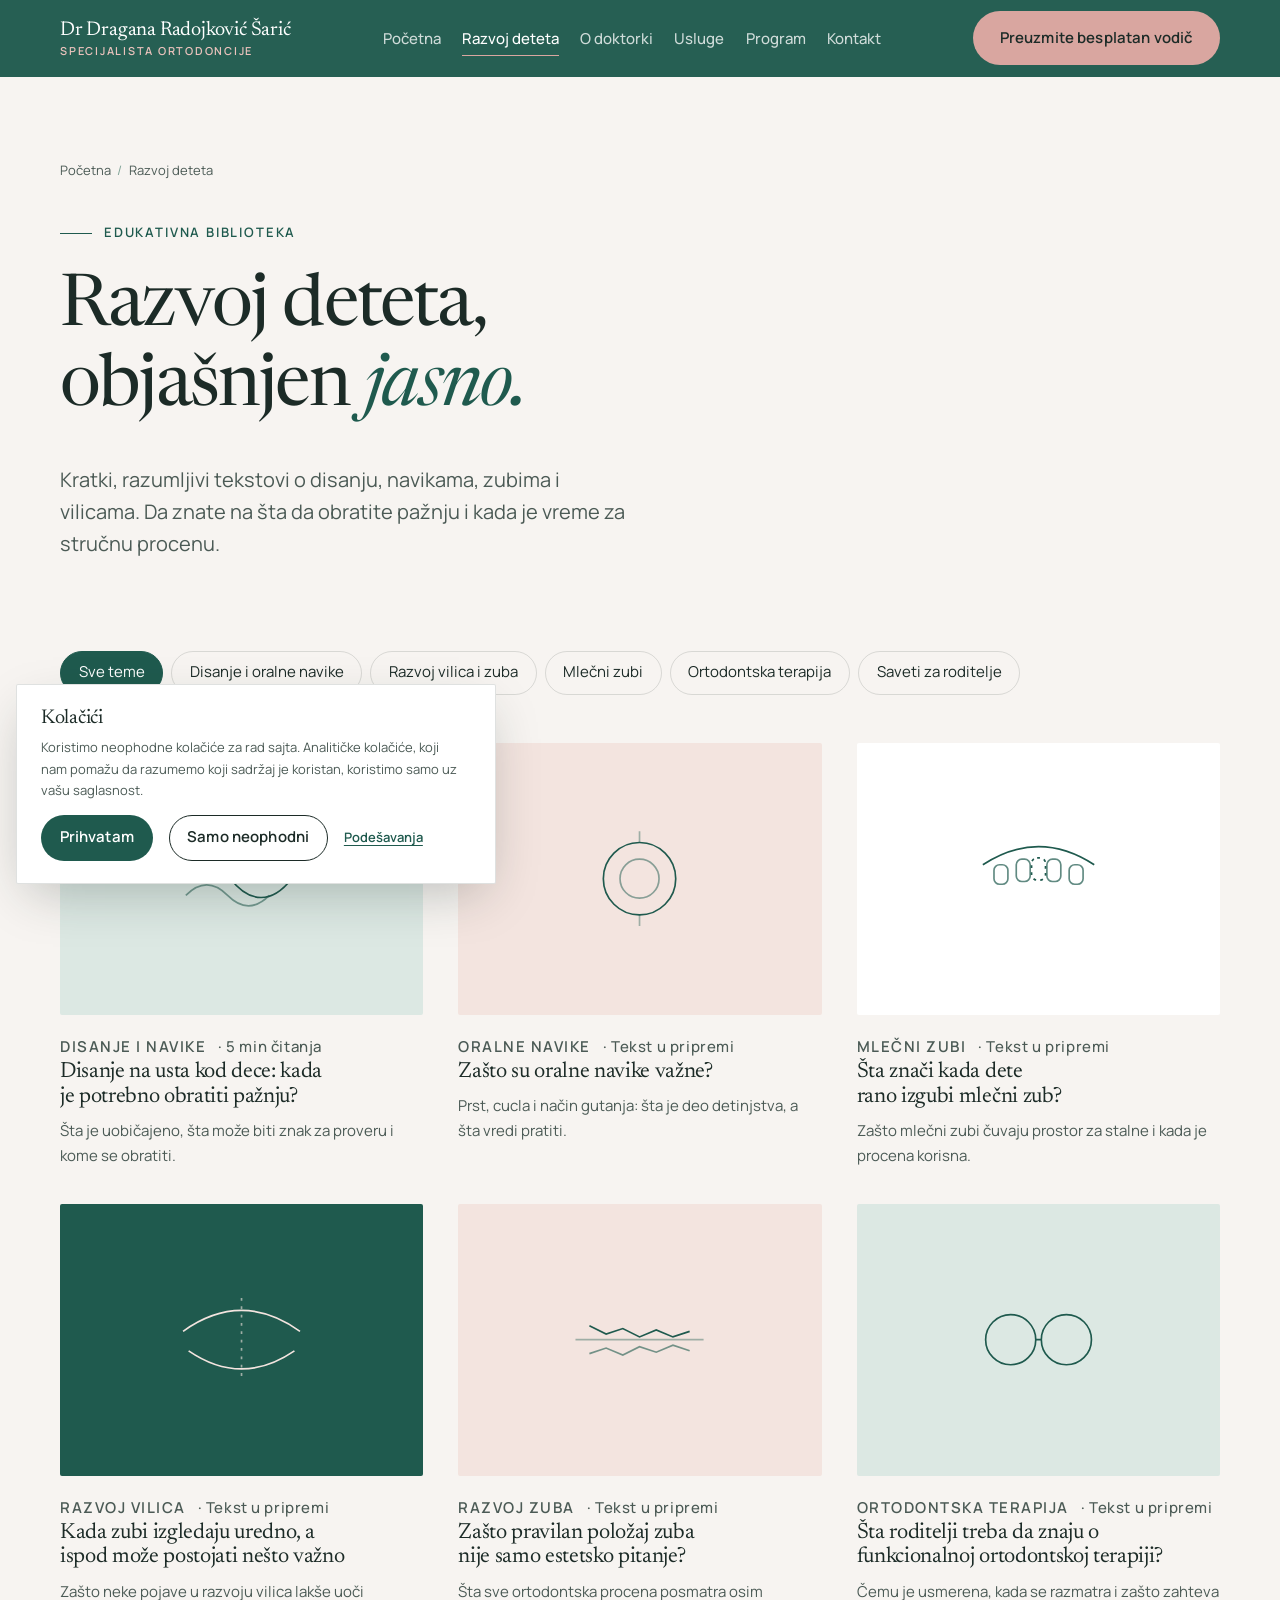
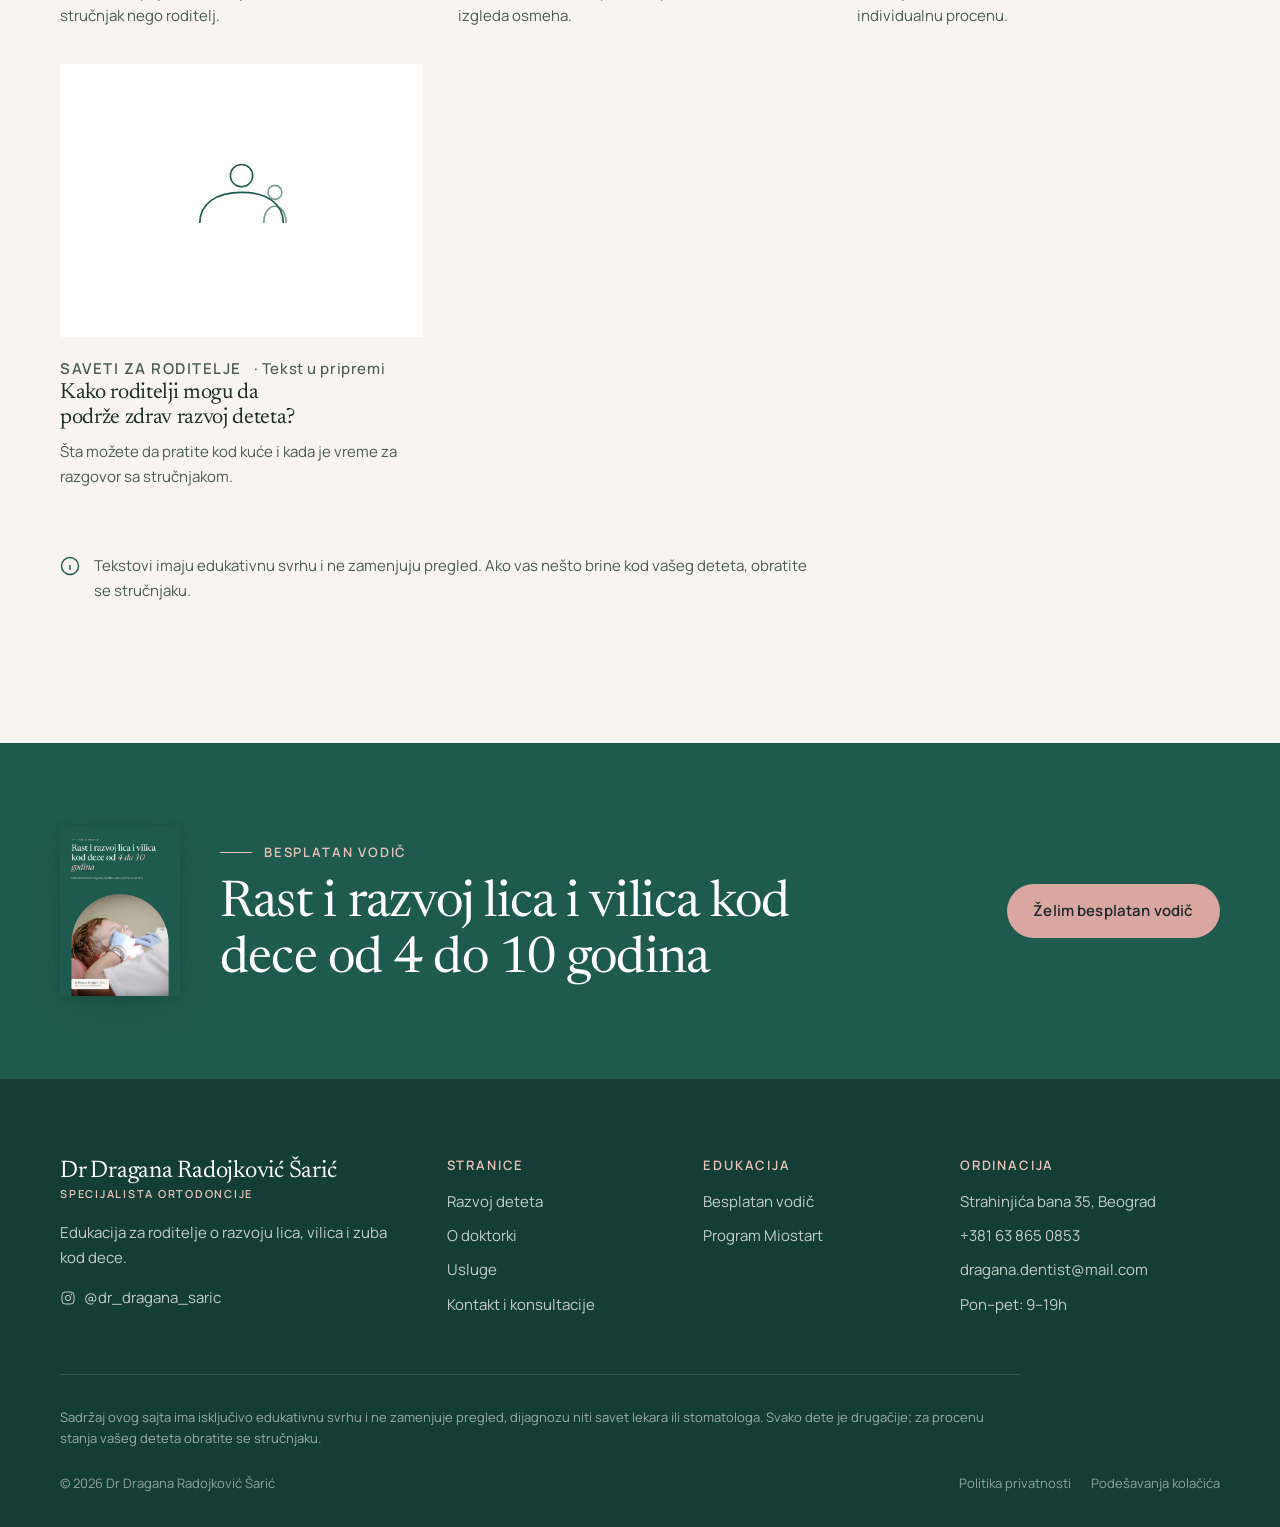
<file: razvoj-deteta.html>
<!doctype html>
<html lang="sr-Latn" class="no-js">
<head>
  <meta charset="utf-8">
  <meta name="viewport" content="width=device-width, initial-scale=1">
  <meta name="robots" content="noindex, nofollow"><!-- ukloniti pri objavi na pravom domenu -->
  <title>Razvoj deteta — ortodontske informacije za roditelje | Dr Dragana Radojković Šarić</title>
  <meta name="description" content="Edukativni članci za roditelje o razvoju lica, vilica i zuba kod dece: disanje na usta, oralne navike, mlečni zubi, razvoj vilica i ortodontska terapija.">
  <link rel="canonical" href="https://DOMEN.rs/razvoj-deteta">
  <meta property="og:title" content="Razvoj lica, vilica i zuba kod dece — teme za roditelje">
  <link rel="preconnect" href="https://fonts.googleapis.com">
  <link rel="preconnect" href="https://fonts.gstatic.com" crossorigin>
  <link href="https://fonts.googleapis.com/css2?family=Manrope:wght@400;500;600;700&family=Newsreader:ital,opsz,wght@0,6..72,300;0,6..72,400;0,6..72,500;1,6..72,300;1,6..72,400&display=swap&subset=latin-ext" rel="stylesheet">
  <link rel="stylesheet" href="css/style.css">
</head>
<body>
  <a class="skip-link" href="#sadrzaj">Preskoči na sadržaj</a>

  <header class="site-header">
    <div class="container header-inner">
      <a class="brand" href="index.html" aria-label="Dr Dragana Radojković Šarić — početna">
        <span class="brand__name">Dr Dragana Radojković Šarić</span>
        <span class="brand__title">Specijalista ortodoncije</span>
      </a>
      <nav class="nav" aria-label="Glavna navigacija">
        <ul>
          <li><a href="index.html">Početna</a></li>
          <li><a href="razvoj-deteta.html" aria-current="page">Razvoj deteta</a></li>
          <li><a href="o-doktorki.html">O doktorki</a></li>
          <li><a href="usluge.html">Usluge</a></li>
          <li><a href="program.html">Program</a></li>
          <li><a href="kontakt.html">Kontakt</a></li>
        </ul>
      </nav>
      <a class="btn btn--primary header-cta" href="vodic.html" data-track="guide_cta_click">Preuzmite besplatan vodič</a>
      <button class="menu-toggle" aria-expanded="false" aria-controls="mobile-nav">
        <span class="menu-toggle__label">Meni</span><span class="menu-toggle__bars" aria-hidden="true"></span>
      </button>
    </div>
  </header>
  <div class="mobile-nav" id="mobile-nav" hidden>
    <nav aria-label="Mobilna navigacija">
      <ul>
        <li><a href="index.html">Početna</a></li>
        <li><a href="razvoj-deteta.html" aria-current="page">Razvoj deteta</a></li>
        <li><a href="o-doktorki.html">O doktorki</a></li>
        <li><a href="usluge.html">Usluge</a></li>
        <li><a href="vodic.html">Besplatan vodič</a></li>
        <li><a href="program.html">Program</a></li>
        <li><a href="kontakt.html">Kontakt</a></li>
      </ul>
    </nav>
    <a class="btn btn--primary btn--block" href="vodic.html" data-track="guide_cta_click">Preuzmite besplatan vodič</a>
  </div>


  <main id="sadrzaj">
    <section class="page-hero">
      <div class="container">
        <nav class="breadcrumbs" aria-label="Putanja"><a href="index.html">Početna</a><span>/</span>Razvoj deteta</nav>
        <p class="eyebrow">Edukativna biblioteka</p>
        <h1>Razvoj deteta, objašnjen <em>jasno.</em></h1>
        <p class="lead">Kratki, razumljivi tekstovi o disanju, navikama, zubima i vilicama. Da znate na šta da obratite pažnju i kada je vreme za stručnu procenu.</p>
      </div>
    </section>

    <section class="section" style="padding-top:0">
      <div class="container">
        <div class="filters" role="group" aria-label="Filtriraj po temi">
          <button class="filter" type="button" data-filter="sve" aria-pressed="true">Sve teme</button>
          <button class="filter" type="button" data-filter="disanje-navike" aria-pressed="false">Disanje i oralne navike</button>
          <button class="filter" type="button" data-filter="razvoj-vilica" aria-pressed="false">Razvoj vilica i zuba</button>
          <button class="filter" type="button" data-filter="mlecni-zubi" aria-pressed="false">Mlečni zubi</button>
          <button class="filter" type="button" data-filter="ortodontska-terapija" aria-pressed="false">Ortodontska terapija</button>
          <button class="filter" type="button" data-filter="saveti" aria-pressed="false">Saveti za roditelje</button>
        </div>

        <div class="articles" style="grid-template-columns:repeat(auto-fill,minmax(min(100%,320px),1fr))">
          <a class="article-card" href="clanak-disanje-na-usta.html" data-category="disanje-navike saveti">
            <div class="article-card__media article-card__media--sage" aria-hidden="true">
              <svg viewBox="0 0 120 80" fill="none" stroke="currentColor" stroke-width="1.2"><path d="M8 40c14-18 30-18 44 0s30 18 44 0"/><path d="M20 52c10-10 20-10 30 0s20 10 30 0" opacity=".55"/><path d="M30 28c8-7 16-7 24 0" opacity=".35"/></svg>
            </div>
            <p class="article-card__meta">Disanje i navike <span class="status">· 5 min čitanja</span></p>
            <h3>Disanje na usta kod dece: kada je potrebno obratiti pažnju?</h3>
            <p>Šta je uobičajeno, šta može biti znak za proveru i kome se obratiti.</p>
          </a>

          <div class="article-card" aria-disabled="true" data-category="disanje-navike">
            <div class="article-card__media" aria-hidden="true">
              <svg viewBox="0 0 120 80" fill="none" stroke="currentColor" stroke-width="1.2"><circle cx="60" cy="40" r="26"/><circle cx="60" cy="40" r="14" opacity=".5"/><path d="M60 14v-8M60 74v-8" opacity=".4"/></svg>
            </div>
            <p class="article-card__meta">Oralne navike <span class="status">· Tekst u pripremi</span></p>
            <h3>Zašto su oralne navike važne?</h3>
            <p>Prst, cucla i način gutanja: šta je deo detinjstva, a šta vredi pratiti.</p>
          </div>

          <div class="article-card" aria-disabled="true" data-category="mlecni-zubi">
            <div class="article-card__media article-card__media--ivory" aria-hidden="true">
              <svg viewBox="0 0 120 80" fill="none" stroke="currentColor" stroke-width="1.2"><path d="M20 30q40 -26 80 0"/><g opacity=".7"><rect x="28" y="30" width="10" height="14" rx="4"/><rect x="44" y="26" width="10" height="16" rx="4"/><rect x="66" y="26" width="10" height="16" rx="4"/><rect x="82" y="30" width="10" height="14" rx="4"/></g><rect x="55" y="25" width="10" height="16" rx="4" stroke-dasharray="2 3"/></svg>
            </div>
            <p class="article-card__meta">Mlečni zubi <span class="status">· Tekst u pripremi</span></p>
            <h3>Šta znači kada dete rano izgubi mlečni zub?</h3>
            <p>Zašto mlečni zubi čuvaju prostor za stalne i kada je procena korisna.</p>
          </div>

          <div class="article-card" aria-disabled="true" data-category="razvoj-vilica">
            <div class="article-card__media article-card__media--olive" aria-hidden="true">
              <svg viewBox="0 0 120 80" fill="none" stroke="currentColor" stroke-width="1.2"><path d="M18 34q42 -30 84 0"/><path d="M22 48q38 26 76 0"/><path d="M60 10v60" stroke-dasharray="2 4" opacity=".6"/></svg>
            </div>
            <p class="article-card__meta">Razvoj vilica <span class="status">· Tekst u pripremi</span></p>
            <h3>Kada zubi izgledaju uredno, a ispod može postojati nešto važno</h3>
            <p>Zašto neke pojave u razvoju vilica lakše uoči stručnjak nego roditelj.</p>
          </div>

          <div class="article-card" aria-disabled="true" data-category="razvoj-vilica">
            <div class="article-card__media" aria-hidden="true">
              <svg viewBox="0 0 120 80" fill="none" stroke="currentColor" stroke-width="1.2"><path d="M14 40h92" opacity=".4"/><path d="M24 30l12 6 12-4 12 6 12-5 12 5 12-4"/><path d="M24 50l12-4 12 5 12-6 12 4 12-5 12 4" opacity=".6"/></svg>
            </div>
            <p class="article-card__meta">Razvoj zuba <span class="status">· Tekst u pripremi</span></p>
            <h3>Zašto pravilan položaj zuba nije samo estetsko pitanje?</h3>
            <p>Šta sve ortodontska procena posmatra osim izgleda osmeha.</p>
          </div>

          <div class="article-card" aria-disabled="true" data-category="ortodontska-terapija">
            <div class="article-card__media article-card__media--sage" aria-hidden="true">
              <svg viewBox="0 0 120 80" fill="none" stroke="currentColor" stroke-width="1.2"><circle cx="40" cy="40" r="18"/><circle cx="80" cy="40" r="18"/><path d="M58 40h4"/></svg>
            </div>
            <p class="article-card__meta">Ortodontska terapija <span class="status">· Tekst u pripremi</span></p>
            <h3>Šta roditelji treba da znaju o funkcionalnoj ortodontskoj terapiji?</h3>
            <p>Čemu je usmerena, kada se razmatra i zašto zahteva individualnu procenu.</p>
          </div>

          <div class="article-card" aria-disabled="true" data-category="saveti">
            <div class="article-card__media article-card__media--ivory" aria-hidden="true">
              <svg viewBox="0 0 120 80" fill="none" stroke="currentColor" stroke-width="1.2"><path d="M30 56c0-14 12-22 30-22s30 8 30 22"/><circle cx="60" cy="22" r="8"/><circle cx="84" cy="34" r="5" opacity=".6"/><path d="M76 56c0-8 4-12 8-12s8 4 8 12" opacity=".6"/></svg>
            </div>
            <p class="article-card__meta">Saveti za roditelje <span class="status">· Tekst u pripremi</span></p>
            <h3>Kako roditelji mogu da podrže zdrav razvoj deteta?</h3>
            <p>Šta možete da pratite kod kuće i kada je vreme za razgovor sa stručnjakom.</p>
          </div>
        </div>

        <p class="disclaimer-inline">
          <svg viewBox="0 0 20 20" fill="none" stroke="currentColor" stroke-width="1.4" aria-hidden="true"><circle cx="10" cy="10" r="8.5"/><path d="M10 9v5M10 6.2v.1"/></svg>
          <span>Tekstovi imaju edukativnu svrhu i ne zamenjuju pregled. Ako vas nešto brine kod vašeg deteta, obratite se stručnjaku.</span>
        </p>
      </div>
    </section>

    <!-- CTA vodič -->
    <section class="section section--ink section--tight">
      <div class="container guide-band">
        <img src="assets/img/vodic-naslovna.jpg" width="1588" height="2246" loading="lazy" alt="Korica besplatnog vodiča">
        <div>
          <p class="eyebrow" style="margin-bottom:.75rem">Besplatan vodič</p>
          <h2 style="font-size:clamp(1.6rem,1.3rem+1.2vw,2.4rem);margin:0">Rast i razvoj lica i vilica kod dece od 4 do 10 godina</h2>
        </div>
        <a class="btn btn--light" href="vodic.html" data-track="guide_cta_click">Želim besplatan vodič</a>
      </div>
    </section>
  </main>

  <footer class="site-footer">
    <div class="container">
      <div class="footer-grid">
        <div class="footer-brand">
          <a class="brand" href="index.html"><span class="brand__name">Dr Dragana Radojković Šarić</span><span class="brand__title">Specijalista ortodoncije</span></a>
          <p>Edukacija za roditelje o razvoju lica, vilica i zuba kod dece.</p>
          <a class="ig-link" href="https://www.instagram.com/dr_dragana_saric/" target="_blank" rel="noopener">
            <svg viewBox="0 0 24 24" fill="none" stroke="currentColor" stroke-width="1.5" aria-hidden="true"><rect x="3" y="3" width="18" height="18" rx="5"/><circle cx="12" cy="12" r="4"/><circle cx="17.3" cy="6.7" r=".6" fill="currentColor"/></svg>@dr_dragana_saric</a>
        </div>
        <div>
          <h4>Stranice</h4>
          <ul>
            <li><a href="razvoj-deteta.html">Razvoj deteta</a></li>
            <li><a href="o-doktorki.html">O doktorki</a></li>
            <li><a href="usluge.html">Usluge</a></li>
            <li><a href="kontakt.html">Kontakt i konsultacije</a></li>
          </ul>
        </div>
        <div>
          <h4>Edukacija</h4>
          <ul>
            <li><a href="vodic.html">Besplatan vodič</a></li>
            <li><a href="program.html">Program Miostart</a></li>
          </ul>
        </div>
        <div>
          <h4>Ordinacija</h4>
          <address>
            <span>Strahinjića bana 35, Beograd</span>
            <a href="tel:+381638650853">+381 63 865 0853</a>
            <a href="mailto:dragana.dentist@mail.com">dragana.dentist@mail.com</a>
            <span>Pon–pet: 9–19h</span>
          </address>
        </div>
      </div>
      <p class="footer-disclaimer">Sadržaj ovog sajta ima isključivo edukativnu svrhu i ne zamenjuje pregled, dijagnozu niti savet lekara ili stomatologa. Svako dete je drugačije; za procenu stanja vašeg deteta obratite se stručnjaku.</p>
      <div class="footer-bottom">
        <span>© <span data-year>2026</span> Dr Dragana Radojković Šarić</span>
        <nav aria-label="Pravne informacije">
          <a href="politika-privatnosti.html">Politika privatnosti</a>
          <button type="button" data-open-cookies>Podešavanja kolačića</button>
        </nav>
      </div>
    </div>
  </footer>


  <div class="cookie" data-cookie role="dialog" aria-labelledby="cookie-naslov" hidden>
    <h2 id="cookie-naslov">Kolačići</h2>
    <p>Koristimo neophodne kolačiće za rad sajta. Analitičke kolačiće, koji nam pomažu da razumemo koji sadržaj je koristan, koristimo samo uz vašu saglasnost.</p>
    <div class="cookie__options" data-cookie-options hidden>
      <label><input type="checkbox" checked disabled><span>Neophodni<small>Potrebni za osnovni rad sajta.</small></span></label>
      <label><input type="checkbox" data-cookie-analytics><span>Analitički<small>Anonimna statistika poseta.</small></span></label>
      <button class="btn btn--ghost" type="button" data-cookie-action="save">Sačuvaj izbor</button>
    </div>
    <div class="btn-row">
      <button class="btn btn--primary" type="button" data-cookie-action="accept">Prihvatam</button>
      <button class="btn btn--ghost" type="button" data-cookie-action="reject">Samo neophodni</button>
      <button class="text-btn" type="button" data-cookie-action="customize">Podešavanja</button>
    </div>
  </div>


  <script src="js/main.js" defer></script>
</body>
</html>
</file>
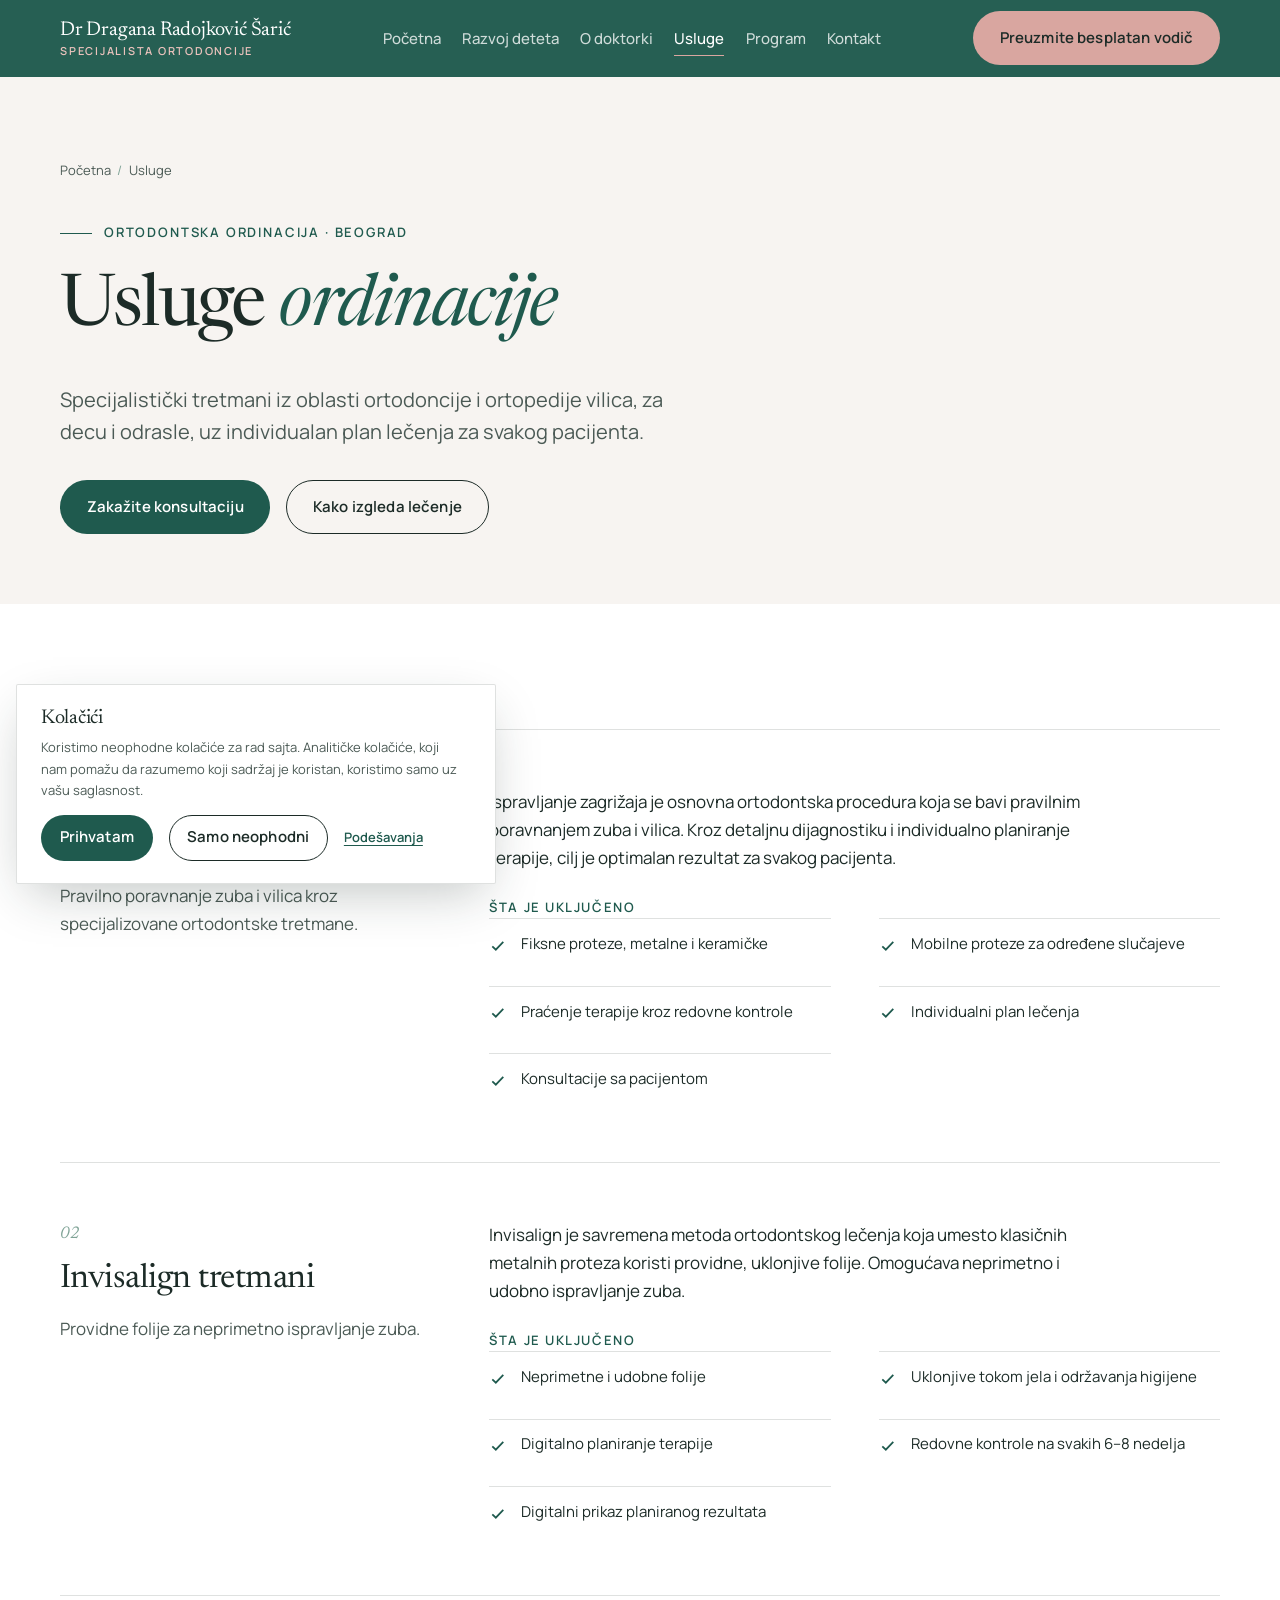
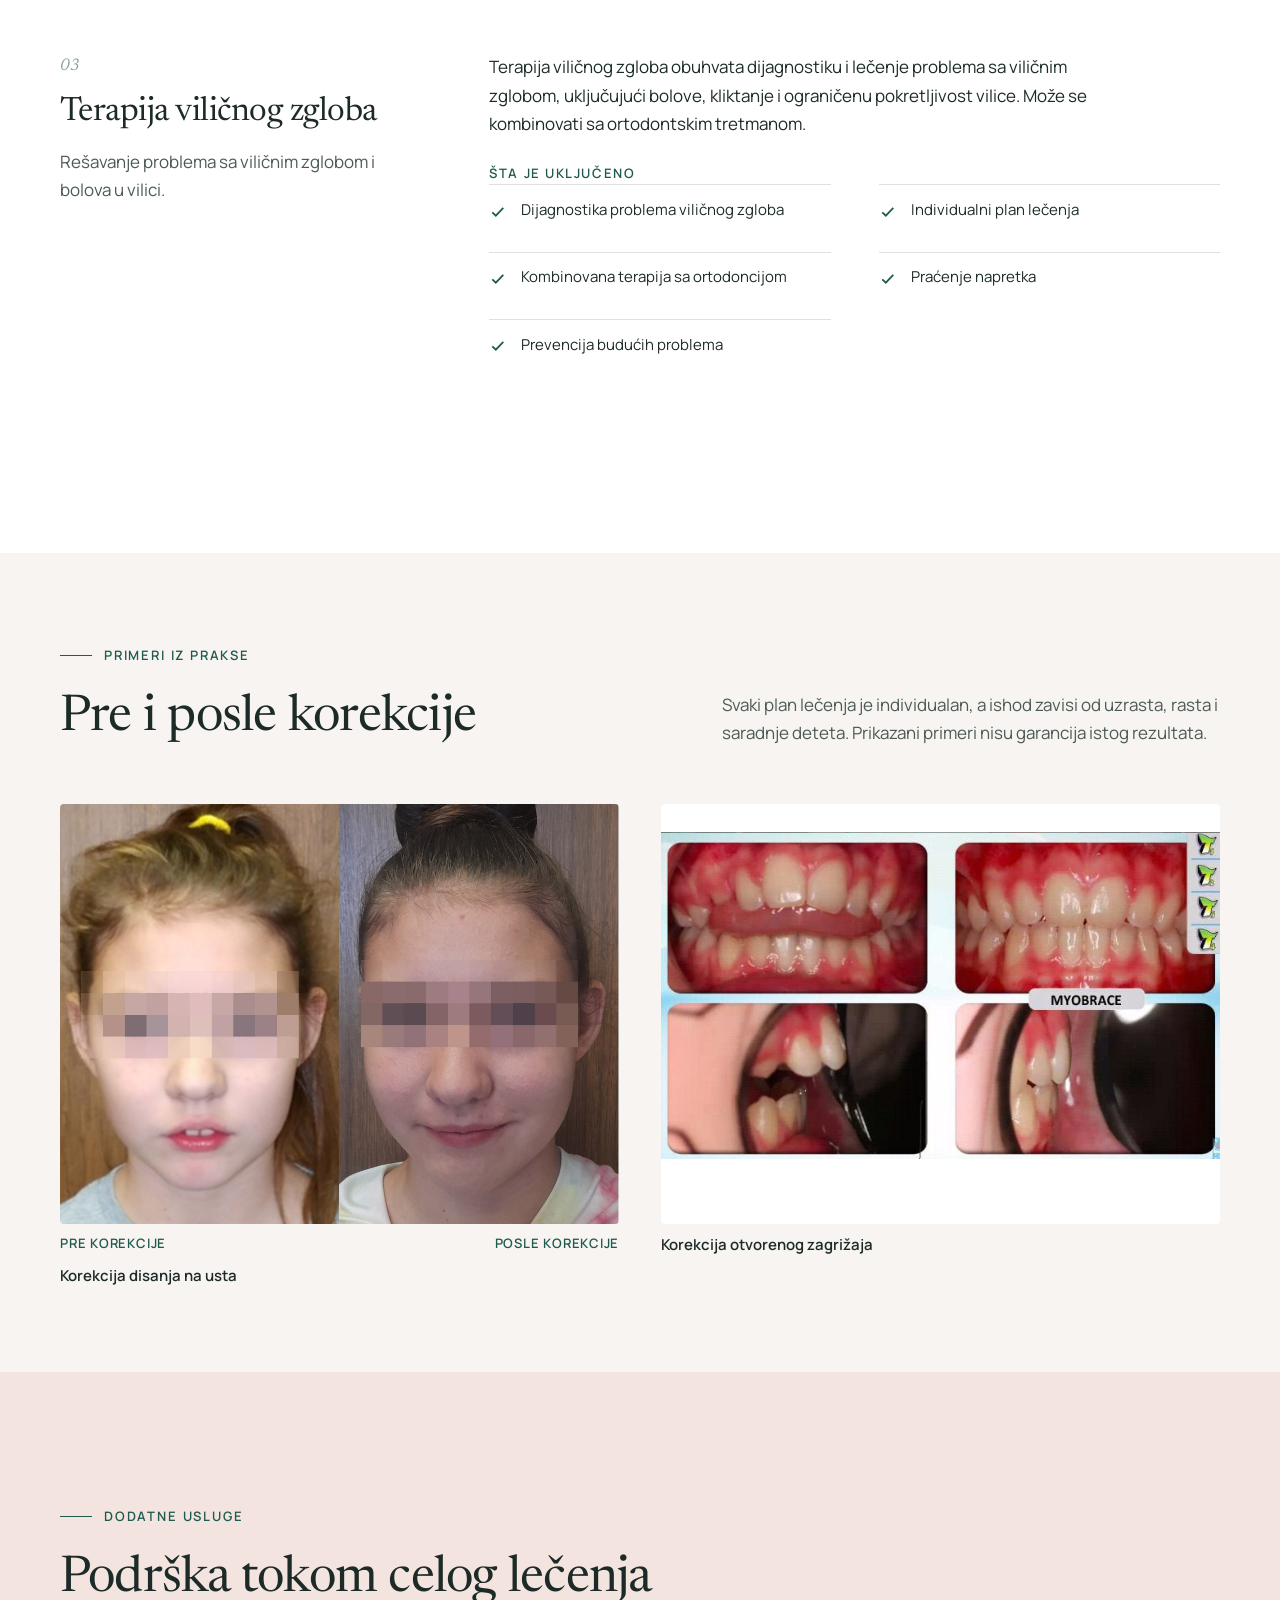
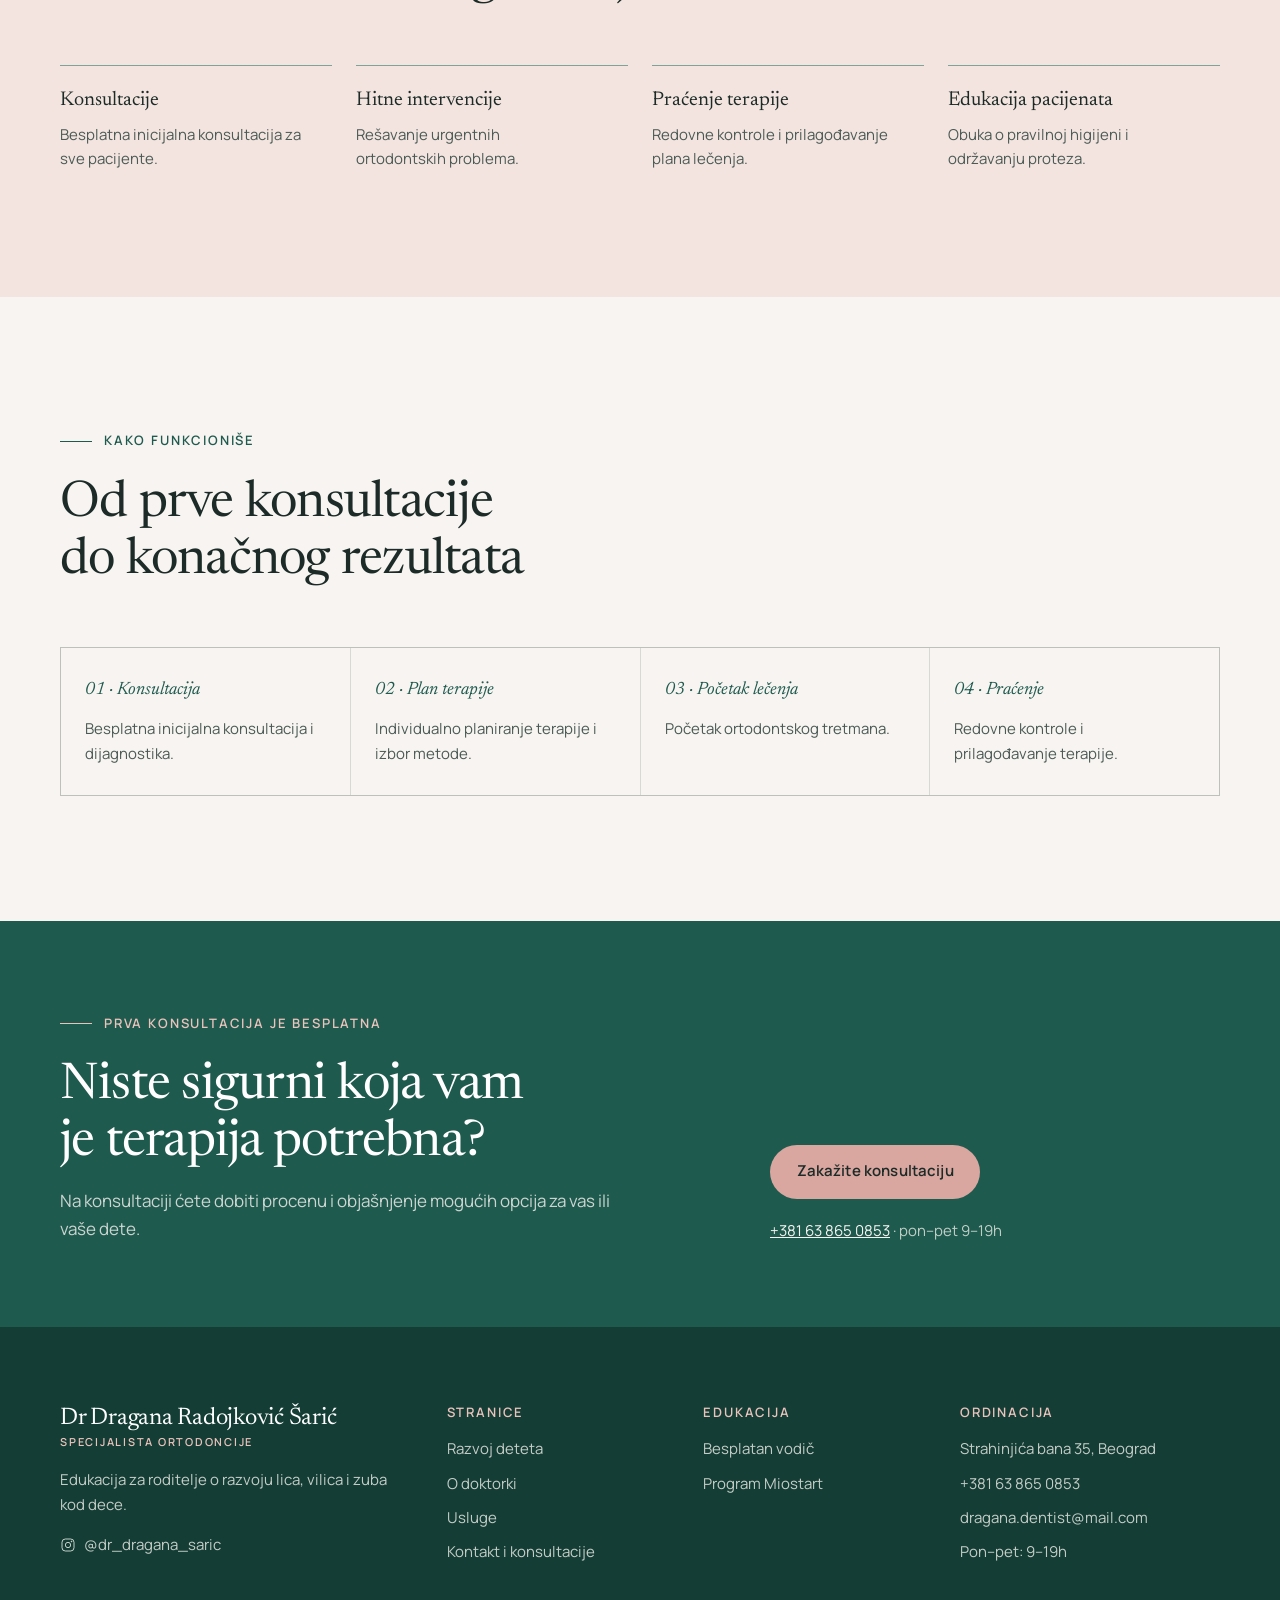
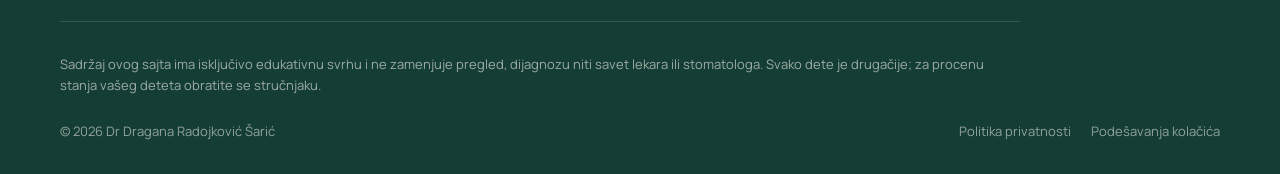
<file: usluge.html>
<!doctype html>
<html lang="sr-Latn" class="no-js">
<head>
  <meta charset="utf-8">
  <meta name="viewport" content="width=device-width, initial-scale=1">
  <meta name="robots" content="noindex, nofollow"><!-- ukloniti pri objavi na pravom domenu -->
  <title>Usluge ortodontske ordinacije u Beogradu | Dr Dragana Radojković Šarić</title>
  <meta name="description" content="Ispravljanje zagrižaja fiksnim i mobilnim protezama, Invisalign tretmani i terapija viličnog zgloba. Specijalistička ordinacija za ortodonciju i ortopediju vilica, Beograd.">
  <link rel="canonical" href="https://DOMEN.rs/usluge">
  <meta property="og:title" content="Usluge — Ortodontska ordinacija dr Dragana Radojković Šarić">
  <link rel="preconnect" href="https://fonts.googleapis.com">
  <link rel="preconnect" href="https://fonts.gstatic.com" crossorigin>
  <link href="https://fonts.googleapis.com/css2?family=Manrope:wght@400;500;600;700&family=Newsreader:ital,opsz,wght@0,6..72,300;0,6..72,400;0,6..72,500;1,6..72,300;1,6..72,400&display=swap&subset=latin-ext" rel="stylesheet">
  <link rel="stylesheet" href="css/style.css">
  <script type="application/ld+json">
  {
    "@context": "https://schema.org",
    "@type": "Dentist",
    "name": "Ortodontska ordinacija dr Dragana Radojković Šarić",
    "address": { "@type": "PostalAddress", "streetAddress": "Strahinjića bana 35", "addressLocality": "Beograd", "addressCountry": "RS" },
    "telephone": "+381638650853",
    "hasOfferCatalog": {
      "@type": "OfferCatalog",
      "name": "Ortodontske usluge",
      "itemListElement": [
        { "@type": "Offer", "itemOffered": { "@type": "Service", "name": "Ispravljanje zagrižaja" } },
        { "@type": "Offer", "itemOffered": { "@type": "Service", "name": "Invisalign tretmani" } },
        { "@type": "Offer", "itemOffered": { "@type": "Service", "name": "Terapija viličnog zgloba" } },
        { "@type": "Offer", "itemOffered": { "@type": "Service", "name": "Ortodontske konsultacije" } }
      ]
    }
  }
  </script>
</head>
<body>
  <a class="skip-link" href="#sadrzaj">Preskoči na sadržaj</a>

  <header class="site-header">
    <div class="container header-inner">
      <a class="brand" href="index.html" aria-label="Dr Dragana Radojković Šarić — početna">
        <span class="brand__name">Dr Dragana Radojković Šarić</span>
        <span class="brand__title">Specijalista ortodoncije</span>
      </a>
      <nav class="nav" aria-label="Glavna navigacija">
        <ul>
          <li><a href="index.html">Početna</a></li>
          <li><a href="razvoj-deteta.html">Razvoj deteta</a></li>
          <li><a href="o-doktorki.html">O doktorki</a></li>
          <li><a href="usluge.html" aria-current="page">Usluge</a></li>
          <li><a href="program.html">Program</a></li>
          <li><a href="kontakt.html">Kontakt</a></li>
        </ul>
      </nav>
      <a class="btn btn--primary header-cta" href="vodic.html" data-track="guide_cta_click">Preuzmite besplatan vodič</a>
      <button class="menu-toggle" aria-expanded="false" aria-controls="mobile-nav">
        <span class="menu-toggle__label">Meni</span><span class="menu-toggle__bars" aria-hidden="true"></span>
      </button>
    </div>
  </header>
  <div class="mobile-nav" id="mobile-nav" hidden>
    <nav aria-label="Mobilna navigacija">
      <ul>
        <li><a href="index.html">Početna</a></li>
        <li><a href="razvoj-deteta.html">Razvoj deteta</a></li>
        <li><a href="o-doktorki.html">O doktorki</a></li>
        <li><a href="usluge.html" aria-current="page">Usluge</a></li>
        <li><a href="vodic.html">Besplatan vodič</a></li>
        <li><a href="program.html">Program</a></li>
        <li><a href="kontakt.html">Kontakt</a></li>
      </ul>
    </nav>
    <a class="btn btn--primary btn--block" href="vodic.html" data-track="guide_cta_click">Preuzmite besplatan vodič</a>
  </div>


  <main id="sadrzaj">
    <section class="page-hero">
      <div class="container">
        <nav class="breadcrumbs" aria-label="Putanja"><a href="index.html">Početna</a><span>/</span>Usluge</nav>
        <p class="eyebrow">Ortodontska ordinacija · Beograd</p>
        <h1>Usluge <em>ordinacije</em></h1>
        <p class="lead">Specijalistički tretmani iz oblasti ortodoncije i ortopedije vilica, za decu i odrasle, uz individualan plan lečenja za svakog pacijenta.</p>
        <div class="btn-row mt-2">
          <a class="btn btn--primary" href="kontakt.html" data-track="consultation_cta_click">Zakažite konsultaciju</a>
          <a class="btn btn--ghost" href="#kako-funkcionise">Kako izgleda lečenje</a>
        </div>
      </div>
    </section>

    <!-- Glavne usluge -->
    <section class="section section--white" aria-label="Glavne usluge">
      <div class="container bio-sections">

        <article class="bio-row reveal" id="ispravljanje-zagrizaja">
          <div>
            <span class="bio-row__num">01</span>
            <h2>Ispravljanje zagrižaja</h2>
            <p class="muted">Pravilno poravnanje zuba i vilica kroz specijalizovane ortodontske tretmane.</p>
          </div>
          <div class="service-body">
            <p class="prose">Ispravljanje zagrižaja je osnovna ortodontska procedura koja se bavi pravilnim poravnanjem zuba i vilica. Kroz detaljnu dijagnostiku i individualno planiranje terapije, cilj je optimalan rezultat za svakog pacijenta.</p>
            <h3 class="service-sub">Šta je uključeno</h3>
            <ul class="includes">
              <li><svg viewBox="0 0 16 16" fill="none" stroke="currentColor" stroke-width="1.6" aria-hidden="true"><path d="M3 8.5l3.2 3L13 4.5"/></svg>Fiksne proteze, metalne i keramičke</li>
              <li><svg viewBox="0 0 16 16" fill="none" stroke="currentColor" stroke-width="1.6" aria-hidden="true"><path d="M3 8.5l3.2 3L13 4.5"/></svg>Mobilne proteze za određene slučajeve</li>
              <li><svg viewBox="0 0 16 16" fill="none" stroke="currentColor" stroke-width="1.6" aria-hidden="true"><path d="M3 8.5l3.2 3L13 4.5"/></svg>Praćenje terapije kroz redovne kontrole</li>
              <li><svg viewBox="0 0 16 16" fill="none" stroke="currentColor" stroke-width="1.6" aria-hidden="true"><path d="M3 8.5l3.2 3L13 4.5"/></svg>Individualni plan lečenja</li>
              <li><svg viewBox="0 0 16 16" fill="none" stroke="currentColor" stroke-width="1.6" aria-hidden="true"><path d="M3 8.5l3.2 3L13 4.5"/></svg>Konsultacije sa pacijentom</li>
            </ul>
          </div>
        </article>

        <article class="bio-row reveal" id="invisalign">
          <div>
            <span class="bio-row__num">02</span>
            <h2>Invisalign tretmani</h2>
            <p class="muted">Providne folije za neprimetno ispravljanje zuba.</p>
          </div>
          <div class="service-body">
            <p class="prose">Invisalign je savremena metoda ortodontskog lečenja koja umesto klasičnih metalnih proteza koristi providne, uklonjive folije. Omogućava neprimetno i udobno ispravljanje zuba.</p>
            <h3 class="service-sub">Šta je uključeno</h3>
            <ul class="includes">
              <li><svg viewBox="0 0 16 16" fill="none" stroke="currentColor" stroke-width="1.6" aria-hidden="true"><path d="M3 8.5l3.2 3L13 4.5"/></svg>Neprimetne i udobne folije</li>
              <li><svg viewBox="0 0 16 16" fill="none" stroke="currentColor" stroke-width="1.6" aria-hidden="true"><path d="M3 8.5l3.2 3L13 4.5"/></svg>Uklonjive tokom jela i održavanja higijene</li>
              <li><svg viewBox="0 0 16 16" fill="none" stroke="currentColor" stroke-width="1.6" aria-hidden="true"><path d="M3 8.5l3.2 3L13 4.5"/></svg>Digitalno planiranje terapije</li>
              <li><svg viewBox="0 0 16 16" fill="none" stroke="currentColor" stroke-width="1.6" aria-hidden="true"><path d="M3 8.5l3.2 3L13 4.5"/></svg>Redovne kontrole na svakih 6–8 nedelja</li>
              <li><svg viewBox="0 0 16 16" fill="none" stroke="currentColor" stroke-width="1.6" aria-hidden="true"><path d="M3 8.5l3.2 3L13 4.5"/></svg>Digitalni prikaz planiranog rezultata</li>
            </ul>
          </div>
        </article>

        <article class="bio-row reveal" id="vilicni-zglob">
          <div>
            <span class="bio-row__num">03</span>
            <h2>Terapija viličnog zgloba</h2>
            <p class="muted">Rešavanje problema sa viličnim zglobom i bolova u vilici.</p>
          </div>
          <div class="service-body">
            <p class="prose">Terapija viličnog zgloba obuhvata dijagnostiku i lečenje problema sa viličnim zglobom, uključujući bolove, kliktanje i ograničenu pokretljivost vilice. Može se kombinovati sa ortodontskim tretmanom.</p>
            <h3 class="service-sub">Šta je uključeno</h3>
            <ul class="includes">
              <li><svg viewBox="0 0 16 16" fill="none" stroke="currentColor" stroke-width="1.6" aria-hidden="true"><path d="M3 8.5l3.2 3L13 4.5"/></svg>Dijagnostika problema viličnog zgloba</li>
              <li><svg viewBox="0 0 16 16" fill="none" stroke="currentColor" stroke-width="1.6" aria-hidden="true"><path d="M3 8.5l3.2 3L13 4.5"/></svg>Individualni plan lečenja</li>
              <li><svg viewBox="0 0 16 16" fill="none" stroke="currentColor" stroke-width="1.6" aria-hidden="true"><path d="M3 8.5l3.2 3L13 4.5"/></svg>Kombinovana terapija sa ortodoncijom</li>
              <li><svg viewBox="0 0 16 16" fill="none" stroke="currentColor" stroke-width="1.6" aria-hidden="true"><path d="M3 8.5l3.2 3L13 4.5"/></svg>Praćenje napretka</li>
              <li><svg viewBox="0 0 16 16" fill="none" stroke="currentColor" stroke-width="1.6" aria-hidden="true"><path d="M3 8.5l3.2 3L13 4.5"/></svg>Prevencija budućih problema</li>
            </ul>
          </div>
        </article>
      </div>
    </section>

    <!-- Primeri iz prakse -->
    <section class="section section--tight" aria-labelledby="primeri-naslov">
      <div class="container">
        <div class="section-head section-head--split reveal">
          <div>
            <p class="eyebrow">Primeri iz prakse</p>
            <h2 id="primeri-naslov" class="mb-0">Pre i posle korekcije</h2>
          </div>
          <p class="muted mb-0">Svaki plan lečenja je individualan, a ishod zavisi od uzrasta, rasta i saradnje deteta. Prikazani primeri nisu garancija istog rezultata.</p>
        </div>
        <div class="cases reveal">
          <figure class="case">
            <div class="case__img"><img src="assets/img/primer-disanje-pre-posle.jpg" width="2160" height="1708" loading="lazy" alt="Fotografije devojčice pre i posle korekcije disanja na usta, lica delimično zamućena"></div>
            <div class="case__labels" aria-hidden="true"><span>Pre korekcije</span><span>Posle korekcije</span></div>
            <figcaption><strong>Korekcija disanja na usta</strong></figcaption>
          </figure>
          <figure class="case">
            <div class="case__img case__img--contain"><img src="assets/img/primer-otvoren-zagrizaj.jpg" width="683" height="399" loading="lazy" alt="Fotografije zuba pre i posle korekcije otvorenog zagrižaja"></div>
            <figcaption><strong>Korekcija otvorenog zagrižaja</strong></figcaption>
          </figure>
        </div>
      </div>
    </section>

    <!-- Dodatne usluge -->
    <section class="section section--beige">
      <div class="container">
        <div class="section-head reveal">
          <p class="eyebrow">Dodatne usluge</p>
          <h2>Podrška tokom celog lečenja</h2>
        </div>
        <div class="principles reveal" style="grid-template-columns:repeat(auto-fit,minmax(220px,1fr))">
          <div class="principle"><strong>Konsultacije</strong><p>Besplatna inicijalna konsultacija za sve pacijente.</p></div>
          <div class="principle"><strong>Hitne intervencije</strong><p>Rešavanje urgentnih ortodontskih problema.</p></div>
          <div class="principle"><strong>Praćenje terapije</strong><p>Redovne kontrole i prilagođavanje plana lečenja.</p></div>
          <div class="principle"><strong>Edukacija pacijenata</strong><p>Obuka o pravilnoj higijeni i održavanju proteza.</p></div>
        </div>
      </div>
    </section>

    <!-- Proces -->
    <section class="section" id="kako-funkcionise">
      <div class="container">
        <div class="section-head reveal">
          <p class="eyebrow">Kako funkcioniše</p>
          <h2>Od prve konsultacije do konačnog rezultata</h2>
        </div>
        <div class="weeks reveal">
          <div class="week"><span class="week__n">01 · Konsultacija</span><p>Besplatna inicijalna konsultacija i dijagnostika.</p></div>
          <div class="week"><span class="week__n">02 · Plan terapije</span><p>Individualno planiranje terapije i izbor metode.</p></div>
          <div class="week"><span class="week__n">03 · Početak lečenja</span><p>Početak ortodontskog tretmana.</p></div>
          <div class="week"><span class="week__n">04 · Praćenje</span><p>Redovne kontrole i prilagođavanje terapije.</p></div>
        </div>
      </div>
    </section>

    <!-- CTA -->
    <section class="section section--ink section--tight">
      <div class="container consult">
        <div>
          <p class="eyebrow">Prva konsultacija je besplatna</p>
          <h2>Niste sigurni koja vam je terapija potrebna?</h2>
          <p class="mb-0" style="color:rgba(247,244,241,.8)">Na konsultaciji ćete dobiti procenu i objašnjenje mogućih opcija za vas ili vaše dete.</p>
        </div>
        <div class="consult__aside">
          <a class="btn btn--light" href="kontakt.html" data-track="consultation_cta_click">Zakažite konsultaciju</a>
          <p class="mb-0"><a href="tel:+381638650853" style="color:var(--ivory)">+381 63 865 0853</a> · pon–pet 9–19h</p>
        </div>
      </div>
    </section>
  </main>

  <footer class="site-footer">
    <div class="container">
      <div class="footer-grid">
        <div class="footer-brand">
          <a class="brand" href="index.html"><span class="brand__name">Dr Dragana Radojković Šarić</span><span class="brand__title">Specijalista ortodoncije</span></a>
          <p>Edukacija za roditelje o razvoju lica, vilica i zuba kod dece.</p>
          <a class="ig-link" href="https://www.instagram.com/dr_dragana_saric/" target="_blank" rel="noopener">
            <svg viewBox="0 0 24 24" fill="none" stroke="currentColor" stroke-width="1.5" aria-hidden="true"><rect x="3" y="3" width="18" height="18" rx="5"/><circle cx="12" cy="12" r="4"/><circle cx="17.3" cy="6.7" r=".6" fill="currentColor"/></svg>@dr_dragana_saric</a>
        </div>
        <div>
          <h4>Stranice</h4>
          <ul>
            <li><a href="razvoj-deteta.html">Razvoj deteta</a></li>
            <li><a href="o-doktorki.html">O doktorki</a></li>
            <li><a href="usluge.html">Usluge</a></li>
            <li><a href="kontakt.html">Kontakt i konsultacije</a></li>
          </ul>
        </div>
        <div>
          <h4>Edukacija</h4>
          <ul>
            <li><a href="vodic.html">Besplatan vodič</a></li>
            <li><a href="program.html">Program Miostart</a></li>
          </ul>
        </div>
        <div>
          <h4>Ordinacija</h4>
          <address>
            <span>Strahinjića bana 35, Beograd</span>
            <a href="tel:+381638650853">+381 63 865 0853</a>
            <a href="mailto:dragana.dentist@mail.com">dragana.dentist@mail.com</a>
            <span>Pon–pet: 9–19h</span>
          </address>
        </div>
      </div>
      <p class="footer-disclaimer">Sadržaj ovog sajta ima isključivo edukativnu svrhu i ne zamenjuje pregled, dijagnozu niti savet lekara ili stomatologa. Svako dete je drugačije; za procenu stanja vašeg deteta obratite se stručnjaku.</p>
      <div class="footer-bottom">
        <span>© <span data-year>2026</span> Dr Dragana Radojković Šarić</span>
        <nav aria-label="Pravne informacije">
          <a href="politika-privatnosti.html">Politika privatnosti</a>
          <button type="button" data-open-cookies>Podešavanja kolačića</button>
        </nav>
      </div>
    </div>
  </footer>


  <div class="cookie" data-cookie role="dialog" aria-labelledby="cookie-naslov" hidden>
    <h2 id="cookie-naslov">Kolačići</h2>
    <p>Koristimo neophodne kolačiće za rad sajta. Analitičke kolačiće, koji nam pomažu da razumemo koji sadržaj je koristan, koristimo samo uz vašu saglasnost.</p>
    <div class="cookie__options" data-cookie-options hidden>
      <label><input type="checkbox" checked disabled><span>Neophodni<small>Potrebni za osnovni rad sajta.</small></span></label>
      <label><input type="checkbox" data-cookie-analytics><span>Analitički<small>Anonimna statistika poseta.</small></span></label>
      <button class="btn btn--ghost" type="button" data-cookie-action="save">Sačuvaj izbor</button>
    </div>
    <div class="btn-row">
      <button class="btn btn--primary" type="button" data-cookie-action="accept">Prihvatam</button>
      <button class="btn btn--ghost" type="button" data-cookie-action="reject">Samo neophodni</button>
      <button class="text-btn" type="button" data-cookie-action="customize">Podešavanja</button>
    </div>
  </div>


  <script src="js/main.js" defer></script>
</body>
</html>
</file>
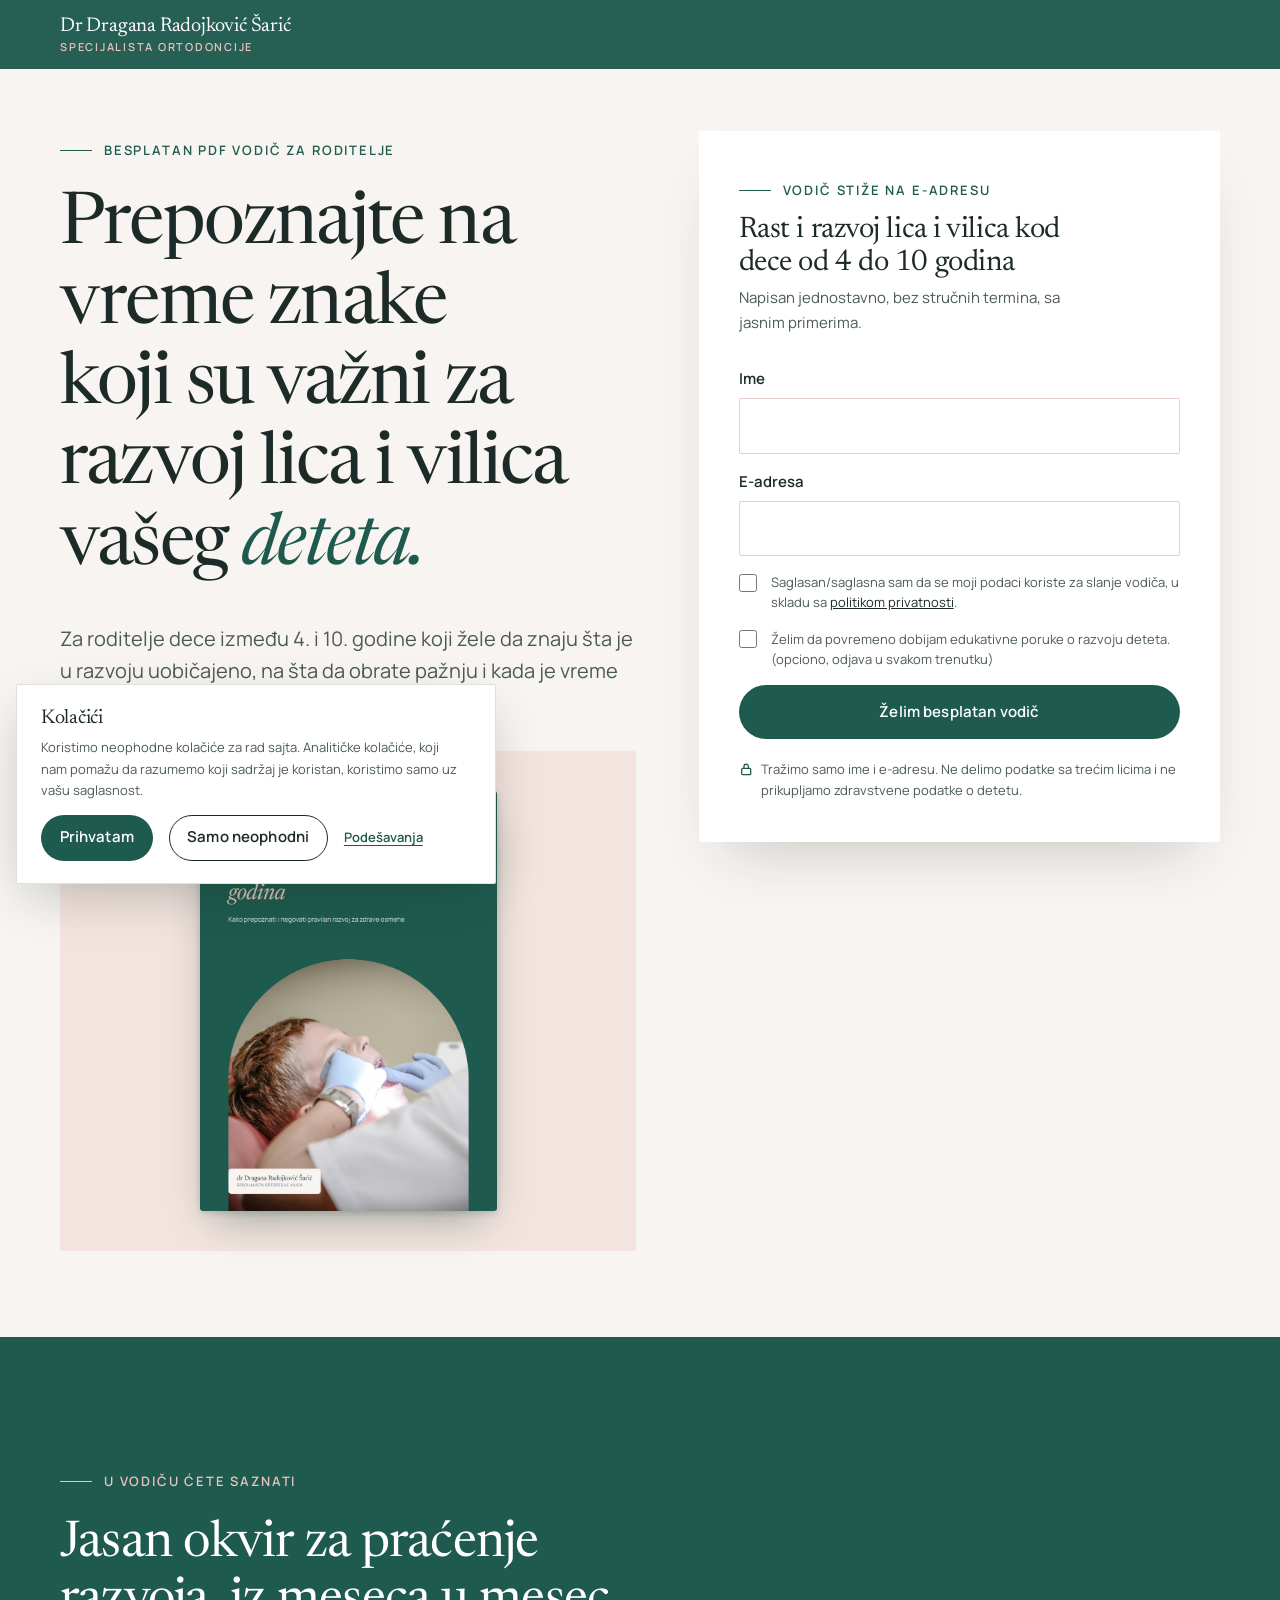
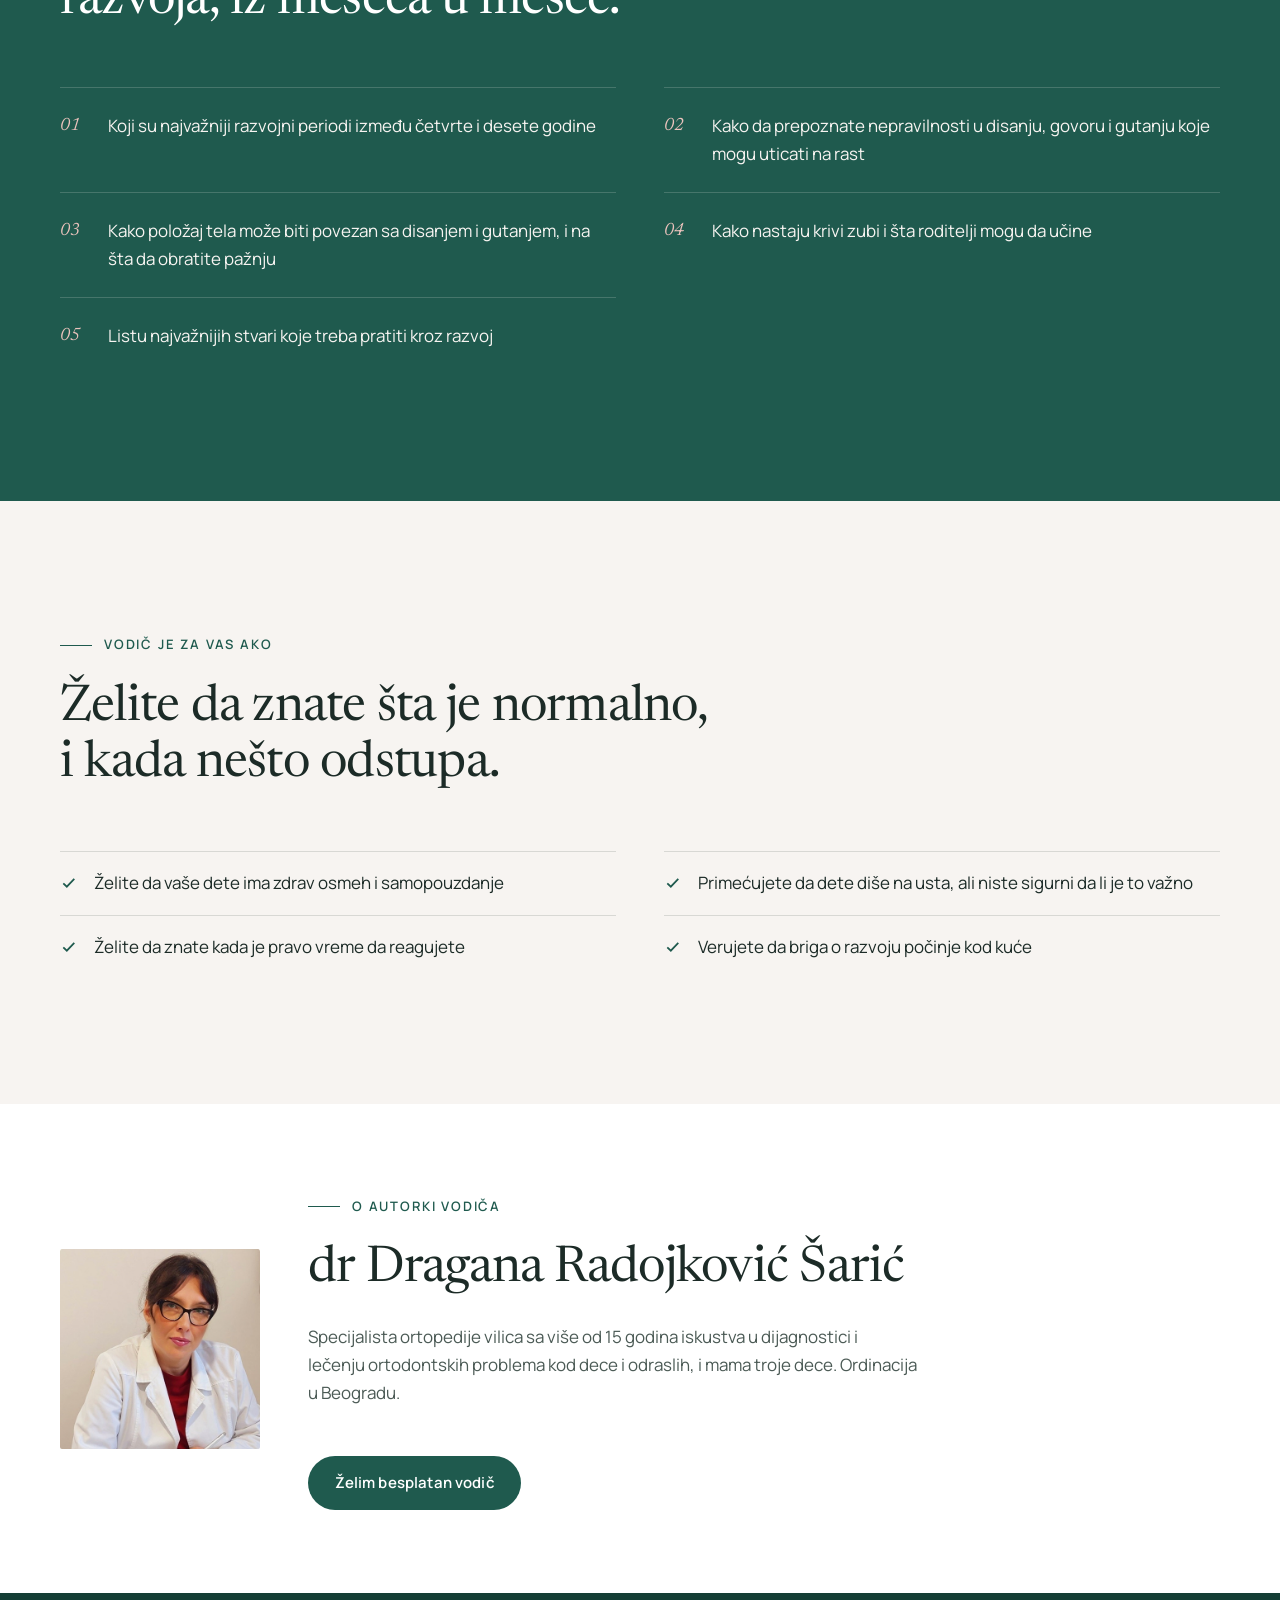
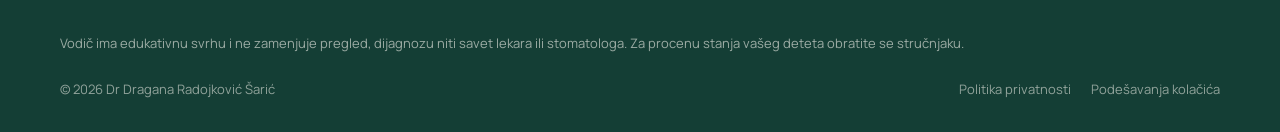
<file: vodic.html>
<!doctype html>
<html lang="sr-Latn" class="no-js">
<head>
  <meta charset="utf-8">
  <meta name="viewport" content="width=device-width, initial-scale=1">
  <meta name="robots" content="noindex, nofollow"><!-- ukloniti pri objavi na pravom domenu -->
  <title>Besplatan vodič: Rast i razvoj lica i vilica kod dece od 4 do 10 godina</title>
  <meta name="description" content="Besplatan PDF vodič za roditelje dr Dragane Radojković Šarić: najvažniji razvojni periodi, disanje, govor i gutanje, i lista stvari koje treba pratiti kroz razvoj.">
  <link rel="canonical" href="https://DOMEN.rs/vodic">
  <meta property="og:title" content="Besplatan vodič za roditelje — Rast i razvoj lica i vilica kod dece">
  <meta property="og:image" content="assets/img/vodic-naslovna.jpg">
  <link rel="preconnect" href="https://fonts.googleapis.com">
  <link rel="preconnect" href="https://fonts.gstatic.com" crossorigin>
  <link href="https://fonts.googleapis.com/css2?family=Manrope:wght@400;500;600;700&family=Newsreader:ital,opsz,wght@0,6..72,300;0,6..72,400;0,6..72,500;1,6..72,300;1,6..72,400&display=swap&subset=latin-ext" rel="stylesheet">
  <link rel="stylesheet" href="css/style.css">
</head>
<body>
  <a class="skip-link" href="#forma">Preskoči na formu</a>

  <header class="site-header site-header--minimal">
    <div class="container header-inner">
      <a class="brand" href="index.html" aria-label="Dr Dragana Radojković Šarić — početna">
        <span class="brand__name">Dr Dragana Radojković Šarić</span>
        <span class="brand__title">Specijalista ortodoncije</span>
      </a>
    </div>
  </header>

  <main id="sadrzaj">
    <!-- 1–3. Naslov, za koga, korica + forma -->
    <section class="lp-hero">
      <div class="container lp-grid">
        <div>
          <p class="eyebrow">Besplatan PDF vodič za roditelje</p>
          <h1 style="font-size:clamp(2.25rem,1.5rem+3vw,3.9rem)">Prepoznajte na vreme znake koji su važni za razvoj lica i vilica vašeg <em>deteta.</em></h1>
          <p class="lead">Za roditelje dece između 4. i 10. godine koji žele da znaju šta je u razvoju uobičajeno, na šta da obrate pažnju i kada je vreme za stručnu procenu.</p>
          <figure class="lp-cover">
            <img src="assets/img/vodic-naslovna.jpg" width="1588" height="2246" alt="Korica vodiča „Rast i razvoj lica i vilica kod dece od 4 do 10 godina — kako prepoznati i negovati pravilan razvoj za zdrave osmehe”">
          </figure>
        </div>

        <div class="lp-form" id="forma" data-form-wrap>
          <div class="form-card" style="box-shadow:0 30px 60px -30px rgba(36,40,32,.25)">
            <form class="form" data-form="guide" novalidate>
              <div>
                <p class="eyebrow" style="margin-bottom:.75rem">Vodič stiže na e-adresu</p>
                <h2 style="font-size:1.85rem;margin-bottom:.4rem">Rast i razvoj lica i vilica kod dece od 4 do 10 godina</h2>
                <p class="small muted">Napisan jednostavno, bez stručnih termina, sa jasnim primerima.</p>
              </div>
              <div class="field">
                <label for="v-ime">Ime</label>
                <input id="v-ime" name="ime" type="text" autocomplete="given-name" required>
                <span class="field__error">Unesite ime.</span>
              </div>
              <div class="field">
                <label for="v-email">E-adresa</label>
                <input id="v-email" name="email" type="email" autocomplete="email" inputmode="email" required>
                <span class="field__error">Unesite ispravnu e-adresu, npr. ime@primer.rs.</span>
              </div>
              <label class="consent">
                <input type="checkbox" name="saglasnost" required>
                <span>Saglasan/saglasna sam da se moji podaci koriste za slanje vodiča, u skladu sa <a href="politika-privatnosti.html">politikom privatnosti</a>.</span>
              </label>
              <label class="consent">
                <input type="checkbox" name="edukativne_poruke" value="da">
                <span>Želim da povremeno dobijam edukativne poruke o razvoju deteta. <span class="opt">(opciono, odjava u svakom trenutku)</span></span>
              </label>
              <div class="form-status" role="alert" aria-live="polite"></div>
              <button class="btn btn--primary btn--block" type="submit" data-track="guide_form_submit">Želim besplatan vodič</button>
              <p class="privacy"><svg viewBox="0 0 16 16" fill="none" stroke="currentColor" stroke-width="1.4" aria-hidden="true"><rect x="3" y="7" width="10" height="7" rx="1"/><path d="M5.5 7V5a2.5 2.5 0 015 0v2"/></svg>Tražimo samo ime i e-adresu. Ne delimo podatke sa trećim licima i ne prikupljamo zdravstvene podatke o detetu.</p>
            </form>

            <!-- 8. Potvrda -->
            <div class="form-success" hidden>
              <div class="form-success__icon"><svg viewBox="0 0 16 16" fill="none" stroke="currentColor" stroke-width="1.6" aria-hidden="true"><path d="M3 8.5l3.2 3L13 4.5"/></svg></div>
              <h2 style="font-size:1.85rem">Hvala! Vodič je na putu.</h2>
              <p class="muted small">Proverite e-poštu za nekoliko minuta. Ako poruku ne vidite, pogledajte foldere „Promocije” i „Neželjena pošta”.</p>
              <hr class="divider" style="margin:1.5rem 0">
              <p class="small"><strong>Sledeći korak, ako želite:</strong> pročitajte kada disanje na usta zaslužuje pažnju.</p>
              <a class="link-arrow" href="clanak-disanje-na-usta.html">Pročitajte članak <svg viewBox="0 0 16 16" fill="none" stroke="currentColor" stroke-width="1.5" aria-hidden="true"><path d="M2 8h12M9 3l5 5-5 5"/></svg></a>
            </div>
          </div>
        </div>
      </div>
    </section>

    <!-- 4. Šta ćete saznati -->
    <section class="section section--ink">
      <div class="container">
        <div class="section-head reveal">
          <p class="eyebrow">U vodiču ćete saznati</p>
          <h2>Jasan okvir za praćenje razvoja, iz meseca u mesec.</h2>
        </div>
        <ol class="outcomes reveal">
          <li><span>Koji su najvažniji razvojni periodi između četvrte i desete godine</span></li>
          <li><span>Kako da prepoznate nepravilnosti u disanju, govoru i gutanju koje mogu uticati na rast</span></li>
          <li><span>Kako položaj tela može biti povezan sa disanjem i gutanjem, i na šta da obratite pažnju</span></li>
          <li><span>Kako nastaju krivi zubi i šta roditelji mogu da učine</span></li>
          <li><span>Listu najvažnijih stvari koje treba pratiti kroz razvoj</span></li>
        </ol>
      </div>
    </section>

    <!-- 2. Za koga -->
    <section class="section">
      <div class="container">
        <div class="section-head reveal">
          <p class="eyebrow">Vodič je za vas ako</p>
          <h2>Želite da znate šta je normalno, i kada nešto odstupa.</h2>
        </div>
        <ul class="audience reveal">
          <li><svg viewBox="0 0 16 16" fill="none" stroke="currentColor" stroke-width="1.6" aria-hidden="true"><path d="M3 8.5l3.2 3L13 4.5"/></svg>Želite da vaše dete ima zdrav osmeh i samopouzdanje</li>
          <li><svg viewBox="0 0 16 16" fill="none" stroke="currentColor" stroke-width="1.6" aria-hidden="true"><path d="M3 8.5l3.2 3L13 4.5"/></svg>Primećujete da dete diše na usta, ali niste sigurni da li je to važno</li>
          <li><svg viewBox="0 0 16 16" fill="none" stroke="currentColor" stroke-width="1.6" aria-hidden="true"><path d="M3 8.5l3.2 3L13 4.5"/></svg>Želite da znate kada je pravo vreme da reagujete</li>
          <li><svg viewBox="0 0 16 16" fill="none" stroke="currentColor" stroke-width="1.6" aria-hidden="true"><path d="M3 8.5l3.2 3L13 4.5"/></svg>Verujete da briga o razvoju počinje kod kuće</li>
        </ul>
      </div>
    </section>

    <!-- 5. Autorka -->
    <section class="section section--white section--tight">
      <div class="container mini-author reveal">
        <img src="assets/img/dr-dragana-portret-mali.png" width="484" height="550" loading="lazy" alt="dr Dragana Radojković Šarić">
        <div>
          <p class="eyebrow">O autorki vodiča</p>
          <h2 style="font-size:clamp(1.75rem,1.4rem+1.2vw,2.5rem)">dr Dragana Radojković Šarić</h2>
          <p class="muted" style="max-width:40rem">Specijalista ortopedije vilica sa više od 15 godina iskustva u dijagnostici i lečenju ortodontskih problema kod dece i odraslih, i mama troje dece. Ordinacija u Beogradu.</p>
          <a class="btn btn--primary mt-2" href="#forma" data-track="guide_cta_click">Želim besplatan vodič</a>
        </div>
      </div>
    </section>
  </main>

  <footer class="site-footer" style="padding-top:2.5rem">
    <div class="container">
      <p class="footer-disclaimer" style="margin-top:0;padding-top:0;border:0">Vodič ima edukativnu svrhu i ne zamenjuje pregled, dijagnozu niti savet lekara ili stomatologa. Za procenu stanja vašeg deteta obratite se stručnjaku.</p>
      <div class="footer-bottom">
        <span>© <span data-year>2026</span> Dr Dragana Radojković Šarić</span>
        <nav aria-label="Pravne informacije">
          <a href="politika-privatnosti.html">Politika privatnosti</a>
          <button type="button" data-open-cookies>Podešavanja kolačića</button>
        </nav>
      </div>
    </div>
  </footer>

  <div class="cookie" data-cookie role="dialog" aria-labelledby="cookie-naslov" hidden>
    <h2 id="cookie-naslov">Kolačići</h2>
    <p>Koristimo neophodne kolačiće za rad sajta. Analitičke kolačiće, koji nam pomažu da razumemo koji sadržaj je koristan, koristimo samo uz vašu saglasnost.</p>
    <div class="cookie__options" data-cookie-options hidden>
      <label><input type="checkbox" checked disabled><span>Neophodni<small>Potrebni za osnovni rad sajta.</small></span></label>
      <label><input type="checkbox" data-cookie-analytics><span>Analitički<small>Anonimna statistika poseta.</small></span></label>
      <button class="btn btn--ghost" type="button" data-cookie-action="save">Sačuvaj izbor</button>
    </div>
    <div class="btn-row">
      <button class="btn btn--primary" type="button" data-cookie-action="accept">Prihvatam</button>
      <button class="btn btn--ghost" type="button" data-cookie-action="reject">Samo neophodni</button>
      <button class="text-btn" type="button" data-cookie-action="customize">Podešavanja</button>
    </div>
  </div>


  <script src="js/main.js" defer></script>
</body>
</html>
</file>
<file: css/style.css>
/* =========================================================
   Dr Dragana Radojković Šarić — dizajn sistem
   ========================================================= */

:root {
  /* Paleta: tamna petrolej-zelena + prašnjavo roze */
  --ivory: #F7F4F1;
  --white: #FFFFFF;
  --ink: #1C2B27;
  --ink-soft: #4B5A55;
  --sage: #7FA396;        /* prigušena zelena (detalji, linije) */
  --olive: #1F5A4E;       /* osnovna tamna petrolej-zelena */
  --olive-dark: #17463C;
  --teal-deep: #184A40;
  --teal-footer: #143E35;
  --rose: #D9A6A0;        /* akcenat i dugmad na tamnoj pozadini */
  --rose-dark: #CB918A;
  --rose-light: #EBC3BD;
  --beige: #F3E4DF;       /* blagi roze ton za sekcije */
  --beige-deep: #E6CFC8;
  --line: rgba(28, 43, 39, .14);
  --error: #9A3B2E;

  /* Tipografija */
  --serif: "Newsreader", Georgia, "Times New Roman", serif;
  --sans: "Manrope", system-ui, -apple-system, "Segoe UI", sans-serif;

  --fs-xs: .8125rem;
  --fs-sm: .9375rem;
  --fs-base: 1.0625rem;
  --fs-lg: 1.25rem;
  --fs-h3: clamp(1.375rem, 1.1rem + .9vw, 1.75rem);
  --fs-h2: clamp(2rem, 1.4rem + 2.2vw, 3.25rem);
  --fs-h1: clamp(2.5rem, 1.6rem + 3.6vw, 4.5rem);

  /* Razmaci */
  --gutter: clamp(1rem, .5rem + 2.5vw, 2.5rem);
  --section: clamp(4.5rem, 3rem + 6vw, 9rem);
  --max: 1240px;
  --measure: 38rem;

  --radius: 2px;
  --ease: cubic-bezier(.2, .7, .2, 1);
}

*, *::before, *::after { box-sizing: border-box; }

html { -webkit-text-size-adjust: 100%; scroll-behavior: smooth; }
@media (prefers-reduced-motion: reduce) {
  html { scroll-behavior: auto; }
  *, *::before, *::after { transition-duration: 0s !important; animation-duration: 0s !important; }
}

body {
  margin: 0;
  background: var(--ivory);
  color: var(--ink);
  font-family: var(--sans);
  font-size: var(--fs-base);
  line-height: 1.65;
  -webkit-font-smoothing: antialiased;
  text-rendering: optimizeLegibility;
}

img { max-width: 100%; height: auto; display: block; }
a { color: inherit; }
button, input, textarea, select { font: inherit; color: inherit; }

h1, h2, h3, h4 {
  font-family: var(--serif);
  font-weight: 400;
  line-height: 1.12;
  letter-spacing: -.015em;
  margin: 0 0 .5em;
  text-wrap: balance;
}
h1 { font-size: var(--fs-h1); letter-spacing: -.025em; }
h2 { font-size: var(--fs-h2); }
h3 { font-size: var(--fs-h3); }
h1 em, h2 em { font-style: italic; color: var(--olive); }
p { margin: 0 0 1em; text-wrap: pretty; }

:focus-visible { outline: 2px solid var(--olive); outline-offset: 3px; }

.skip-link {
  position: absolute; left: 1rem; top: -4rem; z-index: 100;
  background: var(--ink); color: var(--white); padding: .75rem 1rem; text-decoration: none;
}
.skip-link:focus { top: 1rem; }

.sr-only {
  position: absolute; width: 1px; height: 1px; padding: 0; margin: -1px;
  overflow: hidden; clip: rect(0 0 0 0); white-space: nowrap; border: 0;
}

/* ---------- Layout ---------- */
.container { width: 100%; max-width: var(--max); margin-inline: auto; padding-inline: var(--gutter); }
.container--narrow { max-width: 820px; }
.section { padding-block: var(--section); }
.section--tight { padding-block: clamp(3rem, 2rem + 4vw, 5.5rem); }
.section--white { background: var(--white); }
.section--beige { background: var(--beige); }
.section--ink { background: var(--olive); color: var(--ivory); }
.section--ink h2, .section--ink h3 { color: var(--white); }

.eyebrow {
  display: inline-flex; align-items: center; gap: .75rem;
  font-size: var(--fs-xs); font-weight: 600; letter-spacing: .14em; text-transform: uppercase;
  color: var(--olive); margin-bottom: 1.5rem;
}
.eyebrow::before { content: ""; width: 2rem; height: 1px; background: currentColor; }
.section--ink .eyebrow { color: var(--rose-light); }

.lead { font-size: var(--fs-lg); line-height: 1.6; color: var(--ink-soft); max-width: var(--measure); }
.muted { color: var(--ink-soft); }
.small { font-size: var(--fs-sm); }
.xsmall { font-size: var(--fs-xs); line-height: 1.55; }

.section-head { max-width: 46rem; margin-bottom: clamp(2.5rem, 2rem + 2vw, 4rem); }
.section-head--split {
  max-width: none; display: grid; gap: 1.5rem; align-items: end;
}
@media (min-width: 900px) { .section-head--split { grid-template-columns: 1.2fr 1fr; gap: 4rem; } }

/* ---------- Dugmad ---------- */
.btn {
  display: inline-flex; align-items: center; justify-content: center; gap: .6rem;
  min-height: 3.25rem; padding: .85rem 1.6rem;
  font-family: var(--sans); font-size: var(--fs-sm); font-weight: 600; letter-spacing: .01em;
  text-decoration: none; border: 1px solid transparent; border-radius: 999px;
  cursor: pointer; transition: background .25s var(--ease), color .25s var(--ease), border-color .25s var(--ease), transform .25s var(--ease);
}
.btn svg { width: 1rem; height: 1rem; flex: none; transition: transform .25s var(--ease); }
.btn:hover svg { transform: translateX(3px); }
.btn--primary { background: var(--olive); color: var(--white); }
.btn--primary:hover { background: var(--olive-dark); }
.btn--ghost { border-color: var(--ink); color: var(--ink); background: transparent; }
.btn--ghost:hover { background: var(--ink); color: var(--white); }
.btn--light { background: var(--rose); color: var(--ink); }
.btn--light:hover { background: var(--rose-light); }
.btn--outline-light { border-color: rgba(247,245,239,.5); color: var(--ivory); }
.btn--outline-light:hover { background: var(--ivory); color: var(--ink); }
.btn--block { width: 100%; }
.btn[disabled] { opacity: .6; cursor: progress; }

.btn-row { display: flex; flex-wrap: wrap; gap: .75rem 1rem; align-items: center; }

.link-arrow {
  display: inline-flex; align-items: center; gap: .5rem;
  font-size: var(--fs-sm); font-weight: 600; color: var(--olive);
  text-decoration: none; border-bottom: 1px solid currentColor; padding-bottom: 2px;
}
.link-arrow svg { width: .9rem; height: .9rem; transition: transform .25s var(--ease); }
.link-arrow:hover svg { transform: translateX(3px); }

/* ---------- Oznake za neverifikovan sadržaj ---------- */
.ph {
  background: repeating-linear-gradient(-45deg, rgba(127,163,150,.10) 0 6px, rgba(127,163,150,.20) 6px 12px);
  border: 1px dashed var(--sage); border-radius: var(--radius);
  padding: .05em .4em; color: var(--ink); font-style: normal;
}
.ph-block {
  display: block; padding: 1rem 1.25rem; margin: 1rem 0;
  border: 1px dashed var(--sage); border-radius: var(--radius);
  background: rgba(127,163,150,.08); font-size: var(--fs-sm); color: var(--ink-soft);
}
.ph-block strong { color: var(--ink); }

.draft-badge {
  display: inline-block; font-size: var(--fs-xs); font-weight: 600; letter-spacing: .06em;
  text-transform: uppercase; color: var(--olive-dark); background: var(--beige);
  padding: .35rem .7rem; border-radius: var(--radius);
}

/* ---------- Header ---------- */
.site-header {
  position: sticky; top: 0; z-index: 50;
  background: rgba(31,90,78,.97); backdrop-filter: saturate(140%) blur(10px);
  -webkit-backdrop-filter: saturate(140%) blur(10px);
  border-bottom: 1px solid transparent; transition: border-color .3s;
}
.site-header.is-scrolled { border-bottom-color: var(--line); }
.header-inner { display: flex; align-items: center; justify-content: space-between; gap: 1.5rem; min-height: 4.75rem; }

.brand { text-decoration: none; display: flex; flex-direction: column; line-height: 1.15; }
.brand__name { font-family: var(--serif); font-size: 1.25rem; letter-spacing: -.01em; }
.brand__title { font-size: .6875rem; font-weight: 600; letter-spacing: .16em; text-transform: uppercase; color: var(--olive); margin-top: .2rem; }

.nav { display: none; }
.nav ul { list-style: none; margin: 0; padding: 0; display: flex; gap: clamp(1rem, .5rem + 1.2vw, 2rem); }
.nav a {
  font-size: var(--fs-sm); font-weight: 500; text-decoration: none; color: var(--ink-soft);
  padding-block: .4rem; border-bottom: 1px solid transparent; transition: color .2s, border-color .2s;
}
.nav a:hover, .nav a[aria-current="page"] { color: var(--ink); border-bottom-color: var(--olive); }
.header-cta { display: none; }

.menu-toggle {
  display: inline-flex; align-items: center; gap: .6rem; background: none; border: 0;
  padding: .6rem 0 .6rem .6rem; cursor: pointer; font-size: var(--fs-sm); font-weight: 600;
}
.menu-toggle__bars { width: 22px; height: 12px; position: relative; }
.menu-toggle__bars::before, .menu-toggle__bars::after {
  content: ""; position: absolute; left: 0; right: 0; height: 1.5px; background: var(--ink);
  transition: transform .3s var(--ease), top .3s var(--ease);
}
.menu-toggle__bars::before { top: 2px; }
.menu-toggle__bars::after { top: 9px; }
.menu-toggle[aria-expanded="true"] .menu-toggle__bars::before { top: 5.5px; transform: rotate(45deg); }
.menu-toggle[aria-expanded="true"] .menu-toggle__bars::after { top: 5.5px; transform: rotate(-45deg); }

.mobile-nav {
  position: fixed; inset: 4.75rem 0 0 0; z-index: 49; background: var(--ivory);
  padding: 2rem var(--gutter) 2.5rem; display: flex; flex-direction: column; justify-content: space-between;
  overflow-y: auto;
}
.mobile-nav[hidden] { display: none; }
.mobile-nav ul { list-style: none; margin: 0; padding: 0; }
.mobile-nav li { border-bottom: 1px solid var(--line); }
.mobile-nav a:not(.btn) { display: block; padding: 1.1rem 0; font-family: var(--serif); font-size: 1.75rem; text-decoration: none; }
.mobile-nav .btn { margin-top: 2rem; }
body.menu-open { overflow: hidden; }

@media (min-width: 1240px) {
  .nav, .header-cta { display: block; }
  .menu-toggle, .mobile-nav { display: none !important; }
}

/* Header za landing stranicu (bez navigacije) */
.site-header--minimal .header-inner { min-height: 4.25rem; }

/* ---------- Hero ---------- */
.hero { padding-block: clamp(2.5rem, 1.5rem + 4vw, 6rem) clamp(4rem, 3rem + 4vw, 7rem); }
.hero__grid { display: grid; gap: clamp(2.5rem, 2rem + 3vw, 5rem); align-items: center; }
@media (min-width: 900px) { .hero__grid { grid-template-columns: 1.08fr .92fr; } }
.hero__credibility {
  font-size: var(--fs-xs); font-weight: 600; letter-spacing: .14em; text-transform: uppercase;
  color: var(--olive); margin-bottom: 1.75rem; display: flex; align-items: center; gap: .75rem;
}
.hero__credibility::before { content: ""; width: 2rem; height: 1px; background: currentColor; }
.hero h1 { margin-bottom: 1.75rem; }
.hero .lead { margin-bottom: 2.5rem; }
.hero__note { margin-top: 1.25rem; font-size: var(--fs-xs); color: var(--ink-soft); }

.home-services { display: grid; gap: 1rem; }
@media (min-width: 700px) { .home-services { grid-template-columns: repeat(3, 1fr); gap: 1.5rem; } }
.home-service {
  display: flex; flex-direction: column; align-items: flex-start;
  padding: 1.5rem; border: 1px solid var(--line); border-radius: var(--radius); background: var(--white);
}
.home-service__num { color: var(--olive); font-size: var(--fs-xs); font-weight: 600; letter-spacing: .12em; margin-bottom: 1.25rem; }
.home-service h3 { font-size: 1.5rem; }
.home-service > p:not(.home-service__num) { color: var(--ink-soft); font-size: var(--fs-sm); flex: 1; }
.home-service .link-arrow { margin-top: .5rem; }

.hero__visual { position: relative; isolation: isolate; }
.jaw-float {
  position: absolute; z-index: 2; right: -.75rem; bottom: 1.5rem; width: min(48%, 15rem);
  padding: .6rem .75rem .45rem; border: 1px solid rgba(28,43,39,.1); border-radius: 1rem;
  background: rgba(255,255,255,.94); box-shadow: 0 1rem 2.5rem rgba(28,43,39,.14);
  perspective: 700px;
}
.jaw-float__scene { transform: perspective(700px) rotateX(var(--model-x, 0deg)) rotateY(var(--model-y, 0deg)); transform-style: preserve-3d; animation: model-drift 7s ease-in-out infinite; }
.jaw-float__scene svg { width: 100%; height: auto; display: block; }
.jaw-float__label { display: block; margin-top: .15rem; color: var(--ink-soft); font-size: .68rem; text-align: center; }
@keyframes model-drift { 0%, 100% { transform: perspective(700px) rotateX(var(--model-x, 0deg)) rotateY(var(--model-y, 0deg)) translateY(0); } 50% { transform: perspective(700px) rotateX(var(--model-x, 0deg)) rotateY(var(--model-y, 0deg)) translateY(-4px); } }

[data-tilt].tilt-ready {
  transform: perspective(900px) rotateX(var(--tilt-x, 0deg)) rotateY(var(--tilt-y, 0deg));
  transform-style: preserve-3d; transition: transform .35s var(--ease), box-shadow .35s var(--ease);
}
[data-tilt].tilt-ready:hover { box-shadow: 0 1rem 2.5rem rgba(28,43,39,.1); }
[data-tilt].tilt-ready:focus-within { transform: perspective(900px) rotateX(0) rotateY(0) translateY(-3px); }

.service-model {
  width: 100%; height: 6rem; display: grid; place-items: center; margin: 0 0 1.25rem;
  border-radius: .75rem; background: linear-gradient(145deg, #F7F4F1, #F3E4DF);
  perspective: 600px;
}
.service-model svg {
  display: block; width: min(82%, 12rem); height: 100%;
  filter: drop-shadow(0 7px 5px rgba(28,43,39,.12));
  transform: rotateX(8deg) rotateY(-7deg); transition: transform .45s var(--ease), filter .45s var(--ease);
}
[data-tilt].tilt-ready:hover .service-model svg { transform: rotateX(0) rotateY(4deg) translateZ(8px) scale(1.04); filter: drop-shadow(0 12px 7px rgba(28,43,39,.16)); }
.service-model--aligner { background: linear-gradient(145deg, #EDF3F0, #E2EEEA); }
.service-model--joint { background: linear-gradient(145deg, #F7F4F1, #EEE8E1); }

.anatomy-explorer {
  display: grid; gap: 2rem; align-items: center; margin-top: clamp(3rem, 2rem + 3vw, 4.5rem);
  padding: clamp(1.25rem, .8rem + 2vw, 2.5rem); border: 1px solid var(--line); border-radius: var(--radius);
  background: var(--ivory);
}
@media (min-width: 900px) { .anatomy-explorer { grid-template-columns: .85fr 1.15fr; gap: 3rem; } }
.anatomy-explorer__copy h3 { font-size: clamp(1.6rem, 1.3rem + 1vw, 2.1rem); }
.anatomy-explorer__copy > p:not(.eyebrow) { color: var(--ink-soft); font-size: var(--fs-sm); }
.anatomy-explorer__copy .eyebrow { margin-bottom: .85rem; }
.anatomy-controls { display: flex; flex-wrap: wrap; gap: .5rem; margin: 1.25rem 0 .75rem; }
.anatomy-toggle {
  min-height: 2.6rem; padding: .55rem .85rem; border: 1px solid var(--line); border-radius: 999px;
  background: var(--white); color: var(--ink); font-size: var(--fs-xs); cursor: pointer;
  transition: background .2s, color .2s, border-color .2s, transform .2s;
}
.anatomy-toggle:hover { transform: translateY(-1px); border-color: var(--sage); }
.anatomy-toggle[aria-pressed="true"] { background: var(--olive); border-color: var(--olive); color: var(--white); }
.anatomy-explorer__status { min-height: 1.5em; margin: 0 0 .5rem; color: var(--olive); font-size: var(--fs-xs); }
.anatomy-explorer__note { font-size: var(--fs-xs) !important; color: var(--ink-soft); }
.anatomy-stage {
  display: grid; place-items: center; min-width: 0; min-height: 15rem; padding: .5rem;
  border-radius: .75rem; background: radial-gradient(ellipse at 50% 40%, #FFFFFF 0, #F3E4DF 78%);
  perspective: 900px; touch-action: pan-y;
}
.anatomy-stage__scene { width: 100%; max-width: 34rem; transform: perspective(900px) rotateX(var(--model-x, 0deg)) rotateY(var(--model-y, 0deg)); transform-style: preserve-3d; transition: transform .25s ease-out; }
.anatomy-stage svg { display: block; width: 100%; height: auto; overflow: visible; }
[data-anatomy-part] { transition: opacity .25s ease; }
[data-anatomy-part].is-off { opacity: .08; }

.portrait {
  position: relative; margin: 0;
}
.portrait__frame {
  position: relative; overflow: hidden; aspect-ratio: 4 / 5; background: var(--beige);
  border-radius: var(--radius);
}
.portrait__frame img {
  width: 100%; height: 100%; object-fit: cover; object-position: 50% 20%;
  transform: scale(1.04); /* skriva zaobljene ivice originalne fotografije */
}
.portrait::before {
  content: ""; position: absolute; inset: 1.5rem -1.5rem -1.5rem 1.5rem;
  border: 1px solid var(--sage); z-index: -1; border-radius: var(--radius);
}
@media (max-width: 899px) { .portrait::before { inset: 1rem -.75rem -1rem .75rem; } }
.portrait__caption {
  position: absolute; left: -1px; bottom: 1.5rem; background: var(--ivory);
  padding: .9rem 1.2rem; max-width: 80%;
}
.portrait__caption strong { display: block; font-family: var(--serif); font-weight: 400; font-size: 1.125rem; line-height: 1.25; }
.portrait__caption span { font-size: var(--fs-xs); color: var(--ink-soft); }

/* ---------- Teme (navike) ---------- */
.topics { display: grid; gap: 0; border-top: 1px solid var(--line); }
@media (min-width: 700px) { .topics { grid-template-columns: repeat(2, 1fr); } }
@media (min-width: 1080px) { .topics { grid-template-columns: repeat(4, 1fr); } }
.topic {
  padding: 2rem 0 2.25rem; border-bottom: 1px solid var(--line);
  display: flex; flex-direction: column;
}
@media (min-width: 700px) {
  .topic { padding: 2.25rem 2rem 2.5rem 0; }
  .topic + .topic { padding-left: 2rem; border-left: 1px solid var(--line); }
  .topics .topic:nth-child(3) { border-left: 0; padding-left: 0; }
}
@media (min-width: 1080px) {
  .topics .topic:nth-child(3) { border-left: 1px solid var(--line); padding-left: 2rem; }
  .topic { border-bottom: 0; }
}
.topic__num { font-family: var(--serif); font-style: italic; color: var(--sage); font-size: 1.125rem; margin-bottom: 1.5rem; }
.topic__label { font-size: var(--fs-xs); font-weight: 600; letter-spacing: .12em; text-transform: uppercase; color: var(--olive); margin-bottom: .75rem; }
.topic h3 { font-size: 1.5rem; margin-bottom: .9rem; }
.topic p { font-size: var(--fs-sm); color: var(--ink-soft); flex: 1; }
.topic .link-arrow { align-self: flex-start; margin-top: .5rem; }

.disclaimer-inline {
  display: flex; gap: .9rem; align-items: flex-start; margin-top: 2.5rem; padding-top: 1.5rem;
  font-size: var(--fs-sm); color: var(--ink-soft); max-width: 48rem;
}
.disclaimer-inline svg { width: 1.25rem; height: 1.25rem; flex: none; color: var(--olive); margin-top: .15rem; }

/* ---------- Filozofija ---------- */
.philosophy { display: grid; gap: clamp(2.5rem, 2rem + 3vw, 6rem); align-items: center; }
@media (min-width: 900px) { .philosophy { grid-template-columns: 1fr 1fr; } }
.philosophy__visual { background: var(--ivory); aspect-ratio: 1; display: grid; place-items: center; padding: 8%; border-radius: var(--radius); }
.philosophy__visual svg { width: 100%; height: auto; }
.pillars { list-style: none; margin: 2rem 0 0; padding: 0; }
.pillars li { display: grid; grid-template-columns: 2.5rem 1fr; gap: .5rem; padding: 1.1rem 0; border-top: 1px solid var(--line); }
.pillars li:last-child { border-bottom: 1px solid var(--line); }
.pillars b { font-family: var(--serif); font-style: italic; font-weight: 400; color: var(--olive); }
.pillars strong { font-weight: 600; display: block; }
.pillars span { color: var(--ink-soft); font-size: var(--fs-sm); }

/* ---------- Vodič (lead magnet) ---------- */
.guide {
  display: grid; gap: clamp(2rem, 1.5rem + 3vw, 5rem); align-items: center;
}
@media (min-width: 960px) { .guide { grid-template-columns: .9fr 1.1fr; } }
.guide__cover { position: relative; margin: 0; }
.guide__cover-bg {
  background: var(--white); aspect-ratio: 1 / 1.05; display: grid; place-items: center;
  border-radius: var(--radius); overflow: hidden;
}
.guide__cover-bg img { width: 92%; height: 92%; object-fit: contain; }
.guide__tag {
  position: absolute; top: 1.25rem; left: 1.25rem; background: var(--olive); color: var(--white);
  font-size: var(--fs-xs); font-weight: 600; letter-spacing: .1em; text-transform: uppercase;
  padding: .45rem .8rem; border-radius: var(--radius);
}
.guide__meta { font-size: var(--fs-xs); color: var(--ink-soft); margin-top: .9rem; }
.checklist { list-style: none; padding: 0; margin: 1.5rem 0 2rem; display: grid; gap: .8rem; }
.checklist li { display: grid; grid-template-columns: 1.5rem 1fr; gap: .6rem; font-size: var(--fs-sm); }
.checklist svg { width: 1.1rem; height: 1.1rem; color: var(--olive); margin-top: .25rem; }
.section--ink .checklist svg { color: var(--rose-light); }

/* ---------- Forme ---------- */
.form { display: grid; gap: 1rem; }
.form__row { display: grid; gap: 1rem; }
@media (min-width: 600px) { .form__row--2 { grid-template-columns: 1fr 1fr; } }
.field { display: grid; gap: .4rem; }
.field label { font-size: var(--fs-sm); font-weight: 600; }
.field .opt { font-weight: 400; color: var(--ink-soft); }
.field input, .field textarea, .field select {
  width: 100%; min-height: 3.25rem; padding: .8rem 1rem; background: var(--white);
  border: 1px solid var(--beige-deep); border-radius: var(--radius); transition: border-color .2s, box-shadow .2s;
}
.field textarea { min-height: 8rem; resize: vertical; }
.field input:hover, .field textarea:hover { border-color: var(--sage); }
.field input:focus, .field textarea:focus { outline: none; border-color: var(--olive); box-shadow: 0 0 0 3px rgba(31,90,78,.18); }
.field.has-error input, .field.has-error textarea { border-color: var(--error); }
.field__error { font-size: var(--fs-xs); color: var(--error); display: none; }
.field.has-error .field__error { display: block; }
.field__hint { font-size: var(--fs-xs); color: var(--ink-soft); }

.consent { display: grid; grid-template-columns: 1.25rem 1fr; gap: .75rem; font-size: var(--fs-xs); line-height: 1.55; color: var(--ink-soft); }
.consent input { width: 1.125rem; height: 1.125rem; margin: .1rem 0 0; accent-color: var(--olive); }
.consent.has-error { color: var(--error); }
.consent a { color: var(--ink); }

.form-card { background: var(--white); padding: clamp(1.5rem, 1rem + 2vw, 2.5rem); border-radius: var(--radius); color: var(--ink); }
.form-card h3, .section--ink .form-card h3 { margin-bottom: .4rem; color: var(--ink); }
.form-card .privacy { font-size: var(--fs-xs); color: var(--ink-soft); margin: .25rem 0 0; display: flex; gap: .5rem; align-items: flex-start; }
.form-card .privacy svg { width: .9rem; height: .9rem; flex: none; margin-top: .2rem; color: var(--olive); }

.form-status { display: none; padding: 1rem 1.15rem; border-radius: var(--radius); font-size: var(--fs-sm); }
.form-status.is-visible { display: block; }
.form-status--error { background: #F6E9E5; color: var(--error); border: 1px solid #E5C6BE; }
.form-status--info { background: var(--ivory); color: var(--ink-soft); border: 1px dashed var(--sage); }

.form-success { text-align: left; }
.form-success[hidden] { display: none; }
.form-success__icon { width: 3rem; height: 3rem; border-radius: 50%; background: var(--beige); display: grid; place-items: center; color: var(--olive); margin-bottom: 1.25rem; }
.form-success__icon svg { width: 1.4rem; height: 1.4rem; }

/* ---------- O doktorki (sekcija) ---------- */
.about { display: grid; gap: clamp(2.5rem, 2rem + 3vw, 6rem); align-items: center; }
@media (min-width: 900px) { .about { grid-template-columns: .85fr 1.15fr; } }
.facts { display: grid; grid-template-columns: repeat(2, 1fr); gap: 0; margin: 2.25rem 0; border-top: 1px solid var(--line); }
.fact { padding: 1.25rem 1rem 1.25rem 0; border-bottom: 1px solid var(--line); }
.fact:nth-child(even) { padding-left: 1rem; border-left: 1px solid var(--line); }
.fact__value { font-family: var(--serif); font-size: clamp(1.75rem, 1.4rem + 1.2vw, 2.5rem); line-height: 1.1; display: block; }
.fact__label { font-size: var(--fs-sm); color: var(--ink-soft); }
.quote {
  font-family: var(--serif); font-style: italic; font-size: clamp(1.25rem, 1.1rem + .6vw, 1.6rem);
  line-height: 1.4; margin: 0 0 2rem; padding-left: 1.5rem; border-left: 2px solid var(--sage); color: var(--ink);
}
.quote cite { display: block; margin-top: .75rem; font-family: var(--sans); font-style: normal; font-size: var(--fs-xs); color: var(--ink-soft); letter-spacing: .04em; }

/* ---------- Program ---------- */
.program { display: grid; gap: clamp(2rem, 1.5rem + 3vw, 5rem); align-items: center; }
@media (min-width: 960px) { .program { grid-template-columns: 1.1fr .9fr; } }
.program__visual { margin: 0; border-radius: var(--radius); overflow: hidden; background: #E9ECEB; aspect-ratio: 972 / 1200; max-height: 640px; }
.program__visual img { width: 100%; height: 100%; object-fit: cover; transform: scale(1.03); }
.program__specs { display: grid; grid-template-columns: repeat(3, 1fr); border-block: 1px solid rgba(247,245,239,.2); margin: 2rem 0; }
.program__specs div { padding: 1.1rem .75rem 1.1rem 0; }
.program__specs div + div { padding-left: .9rem; border-left: 1px solid rgba(247,245,239,.2); }
.program__specs dt { font-size: var(--fs-xs); letter-spacing: .1em; text-transform: uppercase; color: var(--rose-light); margin-bottom: .3rem; }
.program__specs dd { margin: 0; font-family: var(--serif); font-size: 1.25rem; line-height: 1.2; color: var(--white); }
.price-line { display: flex; align-items: baseline; gap: .75rem; margin-bottom: 1.5rem; }
.price-line__value { font-family: var(--serif); font-size: 2.75rem; line-height: 1; color: var(--white); }
.price-line__note { font-size: var(--fs-sm); color: rgba(247,245,239,.75); }
.clinical-note {
  font-size: var(--fs-xs); line-height: 1.6; color: rgba(247,245,239,.7);
  margin-top: 1.75rem; padding-top: 1.25rem; border-top: 1px solid rgba(247,245,239,.15); max-width: 34rem;
}

/* ---------- Članci ---------- */
.articles { display: grid; gap: clamp(1.5rem, 1rem + 1.5vw, 2.5rem); }
@media (min-width: 700px) { .articles { grid-template-columns: repeat(2, 1fr); } }
@media (min-width: 1080px) { .articles--home { grid-template-columns: 1.4fr 1fr 1fr; } }
.article-card { display: flex; flex-direction: column; text-decoration: none; color: inherit; }
.article-card__media {
  aspect-ratio: 4 / 3; background: var(--beige); border-radius: var(--radius); overflow: hidden;
  display: grid; place-items: center; margin-bottom: 1.25rem; position: relative;
}
.article-card__media svg { width: 46%; height: auto; color: var(--olive); transition: transform .6s var(--ease); }
.article-card:hover .article-card__media svg { transform: scale(1.05); }
.article-card__media--sage { background: #DCE8E3; }
.article-card__media--ivory { background: var(--white); }
.article-card__media--olive { background: var(--olive); }
.article-card__media--olive svg { color: var(--beige); }
.article-card__meta { display: flex; gap: .75rem; align-items: center; font-size: var(--fs-xs); font-weight: 600; letter-spacing: .1em; text-transform: uppercase; color: var(--olive); margin-bottom: .6rem; }
.article-card__meta .status { color: var(--ink-soft); font-weight: 500; letter-spacing: .04em; text-transform: none; }
.article-card h3 { font-size: 1.375rem; margin-bottom: .6rem; transition: color .2s; }
.article-card:hover h3 { color: var(--olive); }
.article-card p { font-size: var(--fs-sm); color: var(--ink-soft); margin: 0; }
.article-card--feature h3 { font-size: clamp(1.5rem, 1.2rem + 1vw, 2rem); }
@media (min-width: 1080px) { .articles--home .article-card--feature .article-card__media { aspect-ratio: 4 / 3.2; } }
.article-card[aria-disabled="true"] { cursor: default; }
.article-card[aria-disabled="true"]:hover h3 { color: inherit; }

@media (max-width: 599px) {
  .jaw-float { right: -.4rem; bottom: .75rem; width: 44%; padding: .35rem .45rem; }
  .jaw-float__label { font-size: .6rem; }
  .anatomy-stage { min-height: 11rem; }
}
@media (prefers-reduced-motion: reduce) {
  .jaw-float__scene { animation: none !important; }
  [data-tilt].tilt-ready, .service-model svg, .anatomy-stage__scene { transition: none !important; }
}

/* Filter kategorija */
.filters { display: flex; flex-wrap: wrap; gap: .5rem; margin-bottom: 3rem; }
.filter {
  background: transparent; border: 1px solid var(--line); border-radius: 999px;
  padding: .55rem 1.1rem; font-size: var(--fs-sm); cursor: pointer; transition: all .2s;
}
.filter:hover { border-color: var(--olive); }
.filter[aria-pressed="true"] { background: var(--olive); color: var(--white); border-color: var(--olive); }
.article-card.is-hidden { display: none; }

/* ---------- Konsultacije CTA ---------- */
.consult { display: grid; gap: 2rem; align-items: end; }
@media (min-width: 900px) { .consult { grid-template-columns: 1.4fr 1fr; gap: 5rem; } }
.consult h2 { margin-bottom: 1rem; }
.consult__aside { font-size: var(--fs-sm); color: var(--ink-soft); }
.consult__aside .btn { margin-bottom: 1.25rem; }

/* ---------- Footer ---------- */
.site-footer { background: var(--teal-footer); color: rgba(247,245,239,.78); padding-block: clamp(3.5rem, 2.5rem + 3vw, 5.5rem) 2rem; font-size: var(--fs-sm); }
.site-footer a { text-decoration: none; transition: color .2s; }
.site-footer a:hover { color: var(--white); }
.footer-grid { display: grid; gap: 2.5rem; }
@media (min-width: 760px) { .footer-grid { grid-template-columns: 1.6fr 1fr 1fr; } }
@media (min-width: 1080px) { .footer-grid { grid-template-columns: 1.6fr 1fr 1fr 1.2fr; } }
.footer-brand .brand__name { color: var(--white); font-size: 1.5rem; }
.footer-brand .brand__title { color: var(--rose-light); }
.footer-brand p { margin-top: 1.25rem; max-width: 22rem; }
.site-footer h4 { font-family: var(--sans); font-size: var(--fs-xs); font-weight: 600; letter-spacing: .14em; text-transform: uppercase; color: var(--rose-light); margin-bottom: 1.1rem; }
.site-footer ul { list-style: none; margin: 0; padding: 0; display: grid; gap: .6rem; }
.site-footer address { font-style: normal; display: grid; gap: .6rem; }
.footer-disclaimer { margin-top: 3.5rem; padding-top: 2rem; border-top: 1px solid rgba(247,245,239,.14); font-size: var(--fs-xs); line-height: 1.65; color: rgba(247,245,239,.6); max-width: 60rem; }
.footer-bottom { margin-top: 1.5rem; display: flex; flex-wrap: wrap; gap: 1rem 2rem; justify-content: space-between; font-size: var(--fs-xs); color: rgba(247,245,239,.55); }
.footer-bottom nav { display: flex; flex-wrap: wrap; gap: 1.25rem; }
.footer-bottom button { background: none; border: 0; padding: 0; color: inherit; cursor: pointer; font-size: inherit; }
.footer-bottom button:hover { color: var(--white); }
.ig-link { display: inline-flex; align-items: center; gap: .5rem; }
.ig-link svg { width: 1rem; height: 1rem; }

/* ---------- Kolačići ---------- */
.cookie {
  position: fixed; left: 1rem; right: 1rem; bottom: 1rem; z-index: 80; max-width: 30rem;
  background: var(--white); color: var(--ink); padding: 1.4rem 1.5rem; border-radius: var(--radius);
  box-shadow: 0 18px 50px -12px rgba(28,43,39,.28); border: 1px solid var(--line); font-size: var(--fs-sm);
}
.cookie[hidden] { display: none; }
.cookie h2 { font-size: 1.25rem; margin-bottom: .5rem; }
.cookie p { color: var(--ink-soft); font-size: var(--fs-xs); }
.cookie .btn { min-height: 2.75rem; padding: .6rem 1.1rem; }
.cookie__options { display: grid; gap: .6rem; margin: 1rem 0; padding: 1rem 0; border-block: 1px solid var(--line); }
.cookie__options[hidden] { display: none; }
.cookie__options label { display: flex; gap: .6rem; align-items: flex-start; font-size: var(--fs-xs); }
.cookie__options input { accent-color: var(--olive); margin-top: .15rem; }
.cookie__options small { display: block; color: var(--ink-soft); }
.text-btn { background: none; border: 0; padding: .5rem 0; font-size: var(--fs-xs); font-weight: 600; color: var(--olive); cursor: pointer; text-decoration: underline; text-underline-offset: 3px; }

/* ---------- Stranice: zaglavlje ---------- */
.page-hero { padding-block: clamp(3rem, 2rem + 4vw, 6.5rem) clamp(2.5rem, 2rem + 3vw, 4.5rem); }
.page-hero h1 { max-width: 16ch; }
.page-hero .lead { margin-top: 1.25rem; }
.breadcrumbs { font-size: var(--fs-xs); color: var(--ink-soft); margin-bottom: 2rem; }
.breadcrumbs a { text-decoration: none; }
.breadcrumbs a:hover { color: var(--olive); }
.breadcrumbs span { margin-inline: .4rem; color: var(--sage); }

/* ---------- O doktorki (stranica) ---------- */
.bio-hero { display: grid; gap: clamp(2.5rem, 2rem + 3vw, 5rem); align-items: end; }
@media (min-width: 900px) { .bio-hero { grid-template-columns: 1.1fr .9fr; } }
.prose { max-width: var(--measure); }
.prose p, .prose li { color: var(--ink-soft); }
.prose h2 { font-size: clamp(1.75rem, 1.4rem + 1.4vw, 2.5rem); margin-top: 2.5rem; }
.prose h3 { margin-top: 2rem; font-size: 1.5rem; }
.prose ul { padding-left: 1.1rem; }
.prose li { margin-bottom: .5rem; }
.prose li::marker { color: var(--sage); }
.bio-sections { display: grid; gap: 0; }
.bio-row { display: grid; gap: 1rem 4rem; padding-block: clamp(2.5rem, 2rem + 2vw, 4rem); border-top: 1px solid var(--line); }
@media (min-width: 900px) { .bio-row { grid-template-columns: 1fr 2fr; } }
.bio-row h2 { font-size: clamp(1.6rem, 1.3rem + 1vw, 2.25rem); }
.bio-row__num { font-family: var(--serif); font-style: italic; color: var(--sage); display: block; margin-bottom: .75rem; }

.principles { display: grid; gap: 1.5rem; margin-top: 1.5rem; }
@media (min-width: 700px) { .principles { grid-template-columns: repeat(2, 1fr); } }
.principle { padding-top: 1.1rem; border-top: 1px solid var(--sage); }
.principle strong { display: block; font-family: var(--serif); font-weight: 400; font-size: 1.25rem; margin-bottom: .35rem; }
.principle p { font-size: var(--fs-sm); color: var(--ink-soft); margin: 0; }

/* ---------- Članak ---------- */
.article-head { padding-block: clamp(3rem, 2rem + 4vw, 6rem) 2.5rem; }
.article-head h1 { font-size: clamp(2.25rem, 1.6rem + 2.8vw, 3.75rem); max-width: 20ch; }
.byline { display: flex; align-items: center; gap: .9rem; margin-top: 2rem; font-size: var(--fs-sm); }
.byline img { width: 3rem; height: 3rem; border-radius: 50%; object-fit: cover; object-position: 50% 20%; }
.byline strong { display: block; font-weight: 600; }
.byline span { color: var(--ink-soft); font-size: var(--fs-xs); }
.article-layout { display: grid; gap: 3rem; }
@media (min-width: 1000px) { .article-layout { grid-template-columns: minmax(0, 1fr) 300px; gap: 5rem; } }
.article-body { max-width: 42rem; font-size: 1.125rem; line-height: 1.75; }
.article-body > p:first-of-type { font-size: 1.25rem; color: var(--ink); }
.article-body h2 { font-size: clamp(1.6rem, 1.3rem + 1vw, 2.1rem); margin: 3rem 0 1rem; }
.article-body p, .article-body li { color: var(--ink-soft); }
.article-body ul { padding-left: 1.1rem; }
.article-body li { margin-bottom: .6rem; }
.article-body li::marker { color: var(--sage); }
.callout { background: var(--white); border-left: 2px solid var(--olive); padding: 1.4rem 1.6rem; margin: 2rem 0; font-size: 1rem; }
.callout strong { display: block; margin-bottom: .35rem; color: var(--ink); }
.callout p { margin: 0; }
.figure-illustration { background: var(--beige); padding: 2.5rem; margin: 2.5rem 0; border-radius: var(--radius); }
.figure-illustration svg { width: 100%; height: auto; max-height: 280px; }
.figure-illustration figcaption { font-size: var(--fs-xs); color: var(--ink-soft); margin-top: 1rem; text-align: center; }
.article-aside { display: grid; gap: 1.5rem; align-content: start; }
@media (min-width: 1000px) { .article-aside { position: sticky; top: 6.5rem; } }
.aside-card { background: var(--white); padding: 1.75rem; border-radius: var(--radius); }
.aside-card img { width: 70%; margin: 0 auto 1rem; }
.aside-card h3 { font-size: 1.25rem; }
.aside-card p { font-size: var(--fs-sm); color: var(--ink-soft); }
.aside-card--quiet { background: transparent; border: 1px solid var(--line); }
.toc { font-size: var(--fs-sm); }
.toc ol { padding-left: 1.1rem; margin: 0; display: grid; gap: .5rem; }
.toc a { text-decoration: none; color: var(--ink-soft); }
.toc a:hover { color: var(--olive); }
.inline-cta {
  display: grid; gap: 1.5rem; align-items: center; background: var(--beige); padding: 2rem;
  margin: 3rem 0; border-radius: var(--radius);
}
@media (min-width: 640px) { .inline-cta { grid-template-columns: 120px 1fr; } }
.inline-cta img { width: 120px; }
.inline-cta h3 { font-size: 1.375rem; margin-bottom: .4rem; }
.inline-cta p { font-size: var(--fs-sm); color: var(--ink-soft); margin-bottom: 1rem; }
.guide-band { display: grid; gap: 1.5rem; align-items: center; }
.guide-band img { width: 110px; background: var(--white); border-radius: var(--radius); }
@media (min-width: 760px) { .guide-band { grid-template-columns: 120px 1fr auto; gap: 2.5rem; } .guide-band img { width: 120px; } }
.author-box {display: grid; grid-template-columns: 4.5rem 1fr; gap: 1.25rem; padding-block: 2rem; border-block: 1px solid var(--line); margin-top: 3rem; }
.author-box img { width: 4.5rem; height: 4.5rem; border-radius: 50%; object-fit: cover; object-position: 50% 20%; }
.author-box p { font-size: var(--fs-sm); color: var(--ink-soft); margin: .25rem 0 .5rem; }

/* ---------- Landing (vodič) ---------- */
.lp-hero { padding-block: clamp(2rem, 1.5rem + 3vw, 5rem) clamp(3.5rem, 3rem + 3vw, 6rem); }
.lp-grid { display: grid; gap: clamp(2rem, 1.5rem + 3vw, 5rem); align-items: start; }
@media (min-width: 960px) { .lp-grid { grid-template-columns: 1.05fr .95fr; } }
.lp-cover { margin: 2rem 0 0; background: var(--white); border-radius: var(--radius); display: grid; place-items: center; padding: 1.5rem; }
.lp-cover img { max-height: 420px; width: auto; }
@media (min-width: 960px) { .lp-form { position: sticky; top: 6rem; } }
.audience { display: grid; gap: 0; }
@media (min-width: 760px) { .audience { grid-template-columns: repeat(2, 1fr); gap: 0 3rem; } }
.audience li { list-style: none; padding: 1.1rem 0; border-top: 1px solid var(--line); display: grid; grid-template-columns: 1.5rem 1fr; gap: .6rem; }
.audience { padding: 0; margin: 0; }
.audience svg { width: 1.1rem; height: 1.1rem; color: var(--olive); margin-top: .3rem; }
.outcomes { display: grid; gap: 0; counter-reset: o; padding: 0; margin: 0; }
@media (min-width: 760px) { .outcomes { grid-template-columns: repeat(2, 1fr); gap: 0 3rem; } }
.outcomes li { list-style: none; counter-increment: o; padding: 1.5rem 0; border-top: 1px solid rgba(247,245,239,.18); display: grid; grid-template-columns: 3rem 1fr; }
.outcomes li::before { content: "0" counter(o); font-family: var(--serif); font-style: italic; color: var(--rose-light); font-size: 1.125rem; }
.mini-author { display: grid; gap: 2rem; align-items: center; }
@media (min-width: 760px) { .mini-author { grid-template-columns: 200px 1fr; gap: 3rem; } }
.mini-author img { width: 200px; aspect-ratio: 1; object-fit: cover; object-position: 50% 15%; border-radius: var(--radius); }

/* ---------- Program (stranica) ---------- */
.problems { display: grid; gap: 0; padding: 0; margin: 0; }
@media (min-width: 760px) { .problems { grid-template-columns: repeat(3, 1fr); } }
.problems li { list-style: none; padding: 1.5rem 1.5rem 1.5rem 0; border-top: 1px solid var(--line); }
@media (min-width: 760px) { .problems li + li { padding-left: 1.5rem; border-left: 1px solid var(--line); } }
.problems li strong { display: block; font-family: var(--serif); font-weight: 400; font-size: 1.25rem; margin-bottom: .3rem; }
.problems li span { font-size: var(--fs-sm); color: var(--ink-soft); }
.includes { display: grid; gap: 1rem 3rem; padding: 0; margin: 0; }
@media (min-width: 760px) { .includes { grid-template-columns: repeat(2, 1fr); } }
.includes li { list-style: none; display: grid; grid-template-columns: 2rem 1fr; padding: 1rem 0; border-top: 1px solid var(--line); }
.includes svg { width: 1.1rem; height: 1.1rem; color: var(--olive); margin-top: .3rem; }
.weeks { display: grid; gap: 1px; background: var(--line); border: 1px solid var(--line); }
@media (min-width: 760px) { .weeks { grid-template-columns: repeat(4, 1fr); } }
.week { background: var(--ivory); padding: 1.75rem 1.5rem; }
.week__n { font-family: var(--serif); font-style: italic; color: var(--olive); font-size: 1.125rem; display: block; margin-bottom: .75rem; }
.week p { font-size: var(--fs-sm); color: var(--ink-soft); margin: 0; }
.price-card { background: var(--white); padding: clamp(1.75rem, 1.25rem + 2vw, 3rem); border-radius: var(--radius); }
.price-card__value { font-family: var(--serif); font-size: clamp(3rem, 2.5rem + 2vw, 4.5rem); line-height: 1; margin: .5rem 0 .75rem; }
.price-card .checklist li { font-size: var(--fs-sm); }
.pay-note { display: flex; gap: .6rem; align-items: flex-start; font-size: var(--fs-xs); color: var(--ink-soft); margin-top: 1rem; }
.pay-note svg { width: 1rem; height: 1rem; flex: none; color: var(--olive); margin-top: .15rem; }

/* FAQ */
.faq { border-top: 1px solid var(--line); }
.faq__item { border-bottom: 1px solid var(--line); }
.faq__q {
  width: 100%; display: flex; justify-content: space-between; align-items: center; gap: 1.5rem;
  background: none; border: 0; text-align: left; padding: 1.5rem 0; cursor: pointer;
  font-family: var(--serif); font-size: clamp(1.15rem, 1.05rem + .4vw, 1.375rem); line-height: 1.3;
}
.faq__icon { width: 1.75rem; height: 1.75rem; flex: none; border: 1px solid var(--line); border-radius: 50%; position: relative; transition: background .2s, border-color .2s; }
.faq__icon::before, .faq__icon::after { content: ""; position: absolute; left: 50%; top: 50%; width: 10px; height: 1.5px; background: var(--ink); transform: translate(-50%, -50%); transition: transform .3s var(--ease); }
.faq__icon::after { transform: translate(-50%, -50%) rotate(90deg); }
.faq__q[aria-expanded="true"] .faq__icon { background: var(--olive); border-color: var(--olive); }
.faq__q[aria-expanded="true"] .faq__icon::before, .faq__q[aria-expanded="true"] .faq__icon::after { background: var(--white); }
.faq__q[aria-expanded="true"] .faq__icon::after { transform: translate(-50%, -50%) rotate(0); }
.faq__a { padding: 0 3rem 1.6rem 0; color: var(--ink-soft); max-width: 46rem; }
.faq__a[hidden] { display: none; }

/* ---------- Kontakt ---------- */
.contact-grid { display: grid; gap: clamp(2.5rem, 2rem + 3vw, 5rem); }
@media (min-width: 960px) { .contact-grid { grid-template-columns: .9fr 1.1fr; } }
.contact-list { list-style: none; margin: 0; padding: 0; }
.contact-list li { display: grid; grid-template-columns: 7.5rem 1fr; gap: 1rem; padding: 1.1rem 0; border-top: 1px solid var(--line); font-size: var(--fs-sm); }
.contact-list li:last-child { border-bottom: 1px solid var(--line); }
.contact-list dt, .contact-list .k { font-size: var(--fs-xs); font-weight: 600; letter-spacing: .1em; text-transform: uppercase; color: var(--olive); padding-top: .15rem; }
.contact-list a { text-decoration: none; border-bottom: 1px solid var(--line); }
.contact-list a:hover { border-color: var(--olive); }
.steps { counter-reset: s; padding: 0; margin: 0; display: grid; gap: 0; }
.steps li { list-style: none; counter-increment: s; display: grid; grid-template-columns: 3rem 1fr; padding: 1.25rem 0; border-top: 1px solid var(--line); }
.steps li::before { content: counter(s); font-family: var(--serif); font-style: italic; font-size: 1.25rem; color: var(--olive); }
.steps strong { display: block; }
.steps span { font-size: var(--fs-sm); color: var(--ink-soft); }

/* ---------- Pomoćno ---------- */
.mt-0 { margin-top: 0; } .mb-0 { margin-bottom: 0; }
.mt-2 { margin-top: 2rem; } .mt-3 { margin-top: 3rem; }
.center { text-align: center; }
.divider { height: 1px; background: var(--line); border: 0; margin: 0; }

/* Suptilna pojava pri skrolovanju */
.reveal { opacity: 0; transform: translateY(14px); transition: opacity .8s var(--ease), transform .8s var(--ease); }
.reveal.is-in { opacity: 1; transform: none; }
.no-js .reveal { opacity: 1; transform: none; }
.section--ink .consult__aside { color: rgba(247,245,239,.75); }

/* ---------- Tamno zaglavlje i hero (paleta petrolej + roze) ---------- */
.site-header { color: var(--white); }
.site-header.is-scrolled { border-bottom-color: rgba(255,255,255,.12); }
.site-header .brand__title { color: var(--rose-light); }
.site-header .nav a { color: rgba(255,255,255,.78); }
.site-header .nav a:hover, .site-header .nav a[aria-current="page"] { color: var(--white); border-bottom-color: var(--rose); }
.site-header .btn--primary { background: var(--rose); color: var(--ink); border-radius: 999px; }
.site-header .btn--primary:hover { background: var(--rose-light); }
.menu-toggle { color: var(--white); }
.menu-toggle__bars::before, .menu-toggle__bars::after { background: var(--white); }

.hero { background: var(--olive); color: var(--ivory); }
.hero h1 { color: var(--white); }
.hero h1 em, .hero .hero__credibility { color: var(--rose-light); }
.hero .lead, .hero .hero__note { color: rgba(247,244,241,.82); }
.hero .breadcrumbs, .hero .breadcrumbs a { color: rgba(247,244,241,.7); }
.hero .btn--primary { background: var(--rose); color: var(--ink); }
.hero .btn--primary:hover { background: var(--rose-light); }
.hero .btn--ghost { border-color: rgba(255,255,255,.55); color: var(--white); }
.hero .btn--ghost:hover { background: var(--white); color: var(--ink); }
.hero .portrait::before { border-color: var(--rose); }
.hero .portrait__caption { background: var(--ivory); color: var(--ink); }

/* Tamne sekcije: roze kao glavni akcenat */
.section--ink h1 em, .section--ink h2 em { color: var(--rose-light); }
.section--ink .btn--primary:not(.form-card .btn) { background: var(--rose); color: var(--ink); }
.guide__tag { background: var(--rose); color: var(--ink); }
.form-card .btn--primary { background: var(--olive); color: var(--white); }
.form-card .btn--primary:hover { background: var(--olive-dark); }

/* ---------- Usluge ---------- */
.service-sub { font-family: var(--sans); font-size: var(--fs-xs); font-weight: 600; letter-spacing: .12em; text-transform: uppercase; color: var(--olive); margin: 1.75rem 0 .25rem; }
.service-body .includes li { padding: .8rem 0; font-size: var(--fs-sm); }
.brand__name, .nav a, .btn { white-space: nowrap; }
.nav ul { gap: clamp(1rem, .2rem + 1.4vw, 1.75rem); }
@media (max-width: 420px) { .brand__name { font-size: 1.0625rem; white-space: normal; } }

/* ---------- Primeri pre/posle ---------- */
.cases { display: grid; gap: clamp(1.5rem, 1rem + 2vw, 3rem); }
@media (min-width: 860px) { .cases { grid-template-columns: 1fr 1fr; align-items: start; } }
.case { margin: 2.5rem 0; }
.cases .case { margin: 0; }
.case__img { border-radius: 4px; overflow: hidden; background: var(--white); aspect-ratio: 4 / 3; }
.case__img img { width: 100%; height: 100%; object-fit: cover; object-position: 50% 30%; }
.case__img--contain img { object-fit: contain; }
.case__labels { display: flex; justify-content: space-between; gap: 1rem; margin-top: .6rem; font-size: var(--fs-xs); font-weight: 600; letter-spacing: .06em; text-transform: uppercase; color: var(--olive); }
.case figcaption { margin-top: .6rem; font-size: var(--fs-sm); color: var(--ink-soft); }
.case figcaption strong { color: var(--ink); font-weight: 600; }

/* Nova naslovna vodiča: prikaz kao knjiga sa senkom */
img[src$="vodic-naslovna.jpg"] { border-radius: 3px; box-shadow: 0 18px 40px -14px rgba(20,62,53,.45), 0 2px 6px rgba(20,62,53,.18); }
.guide__cover-bg { background: var(--beige); }
.guide__cover-bg img { width: 60%; height: auto; object-fit: initial; }
.lp-cover { background: var(--beige); padding: 2.5rem; }
.guide-band img { background: transparent; }
.inline-cta img { width: 110px; }
</file>
